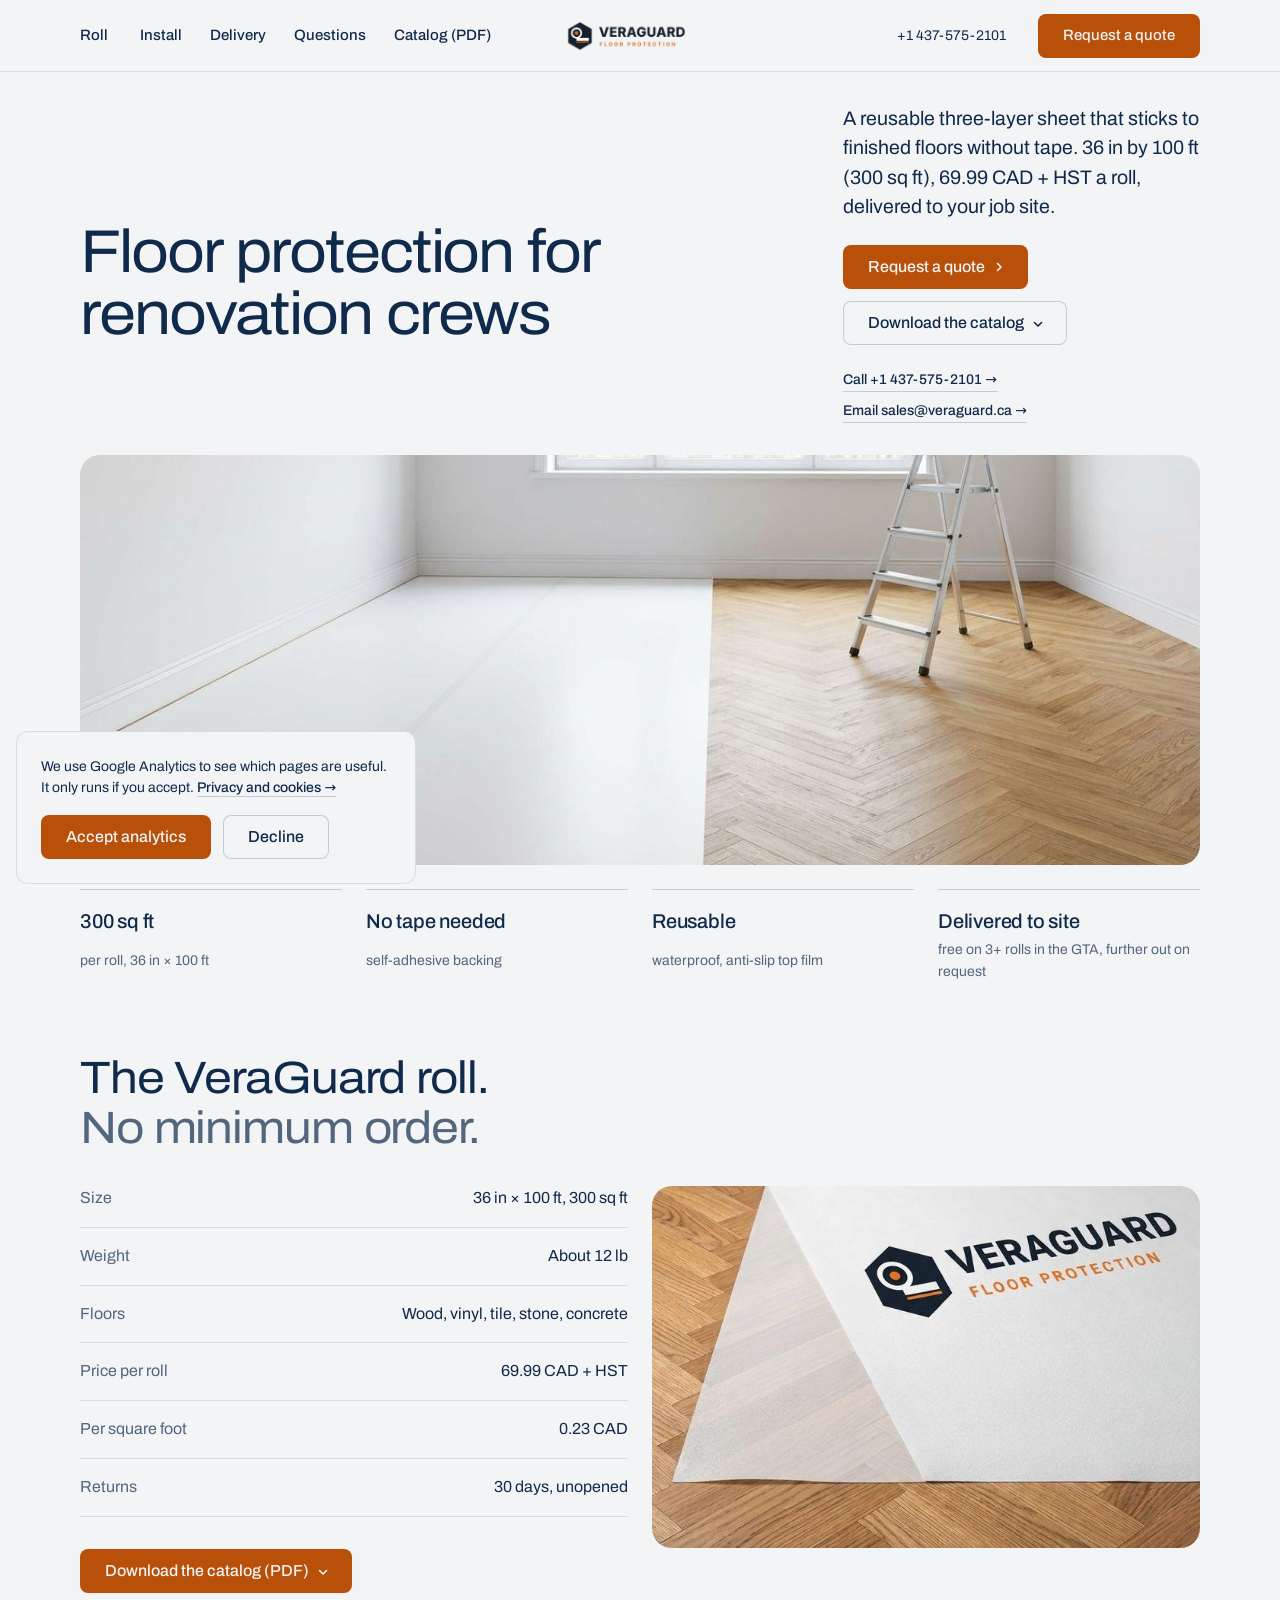
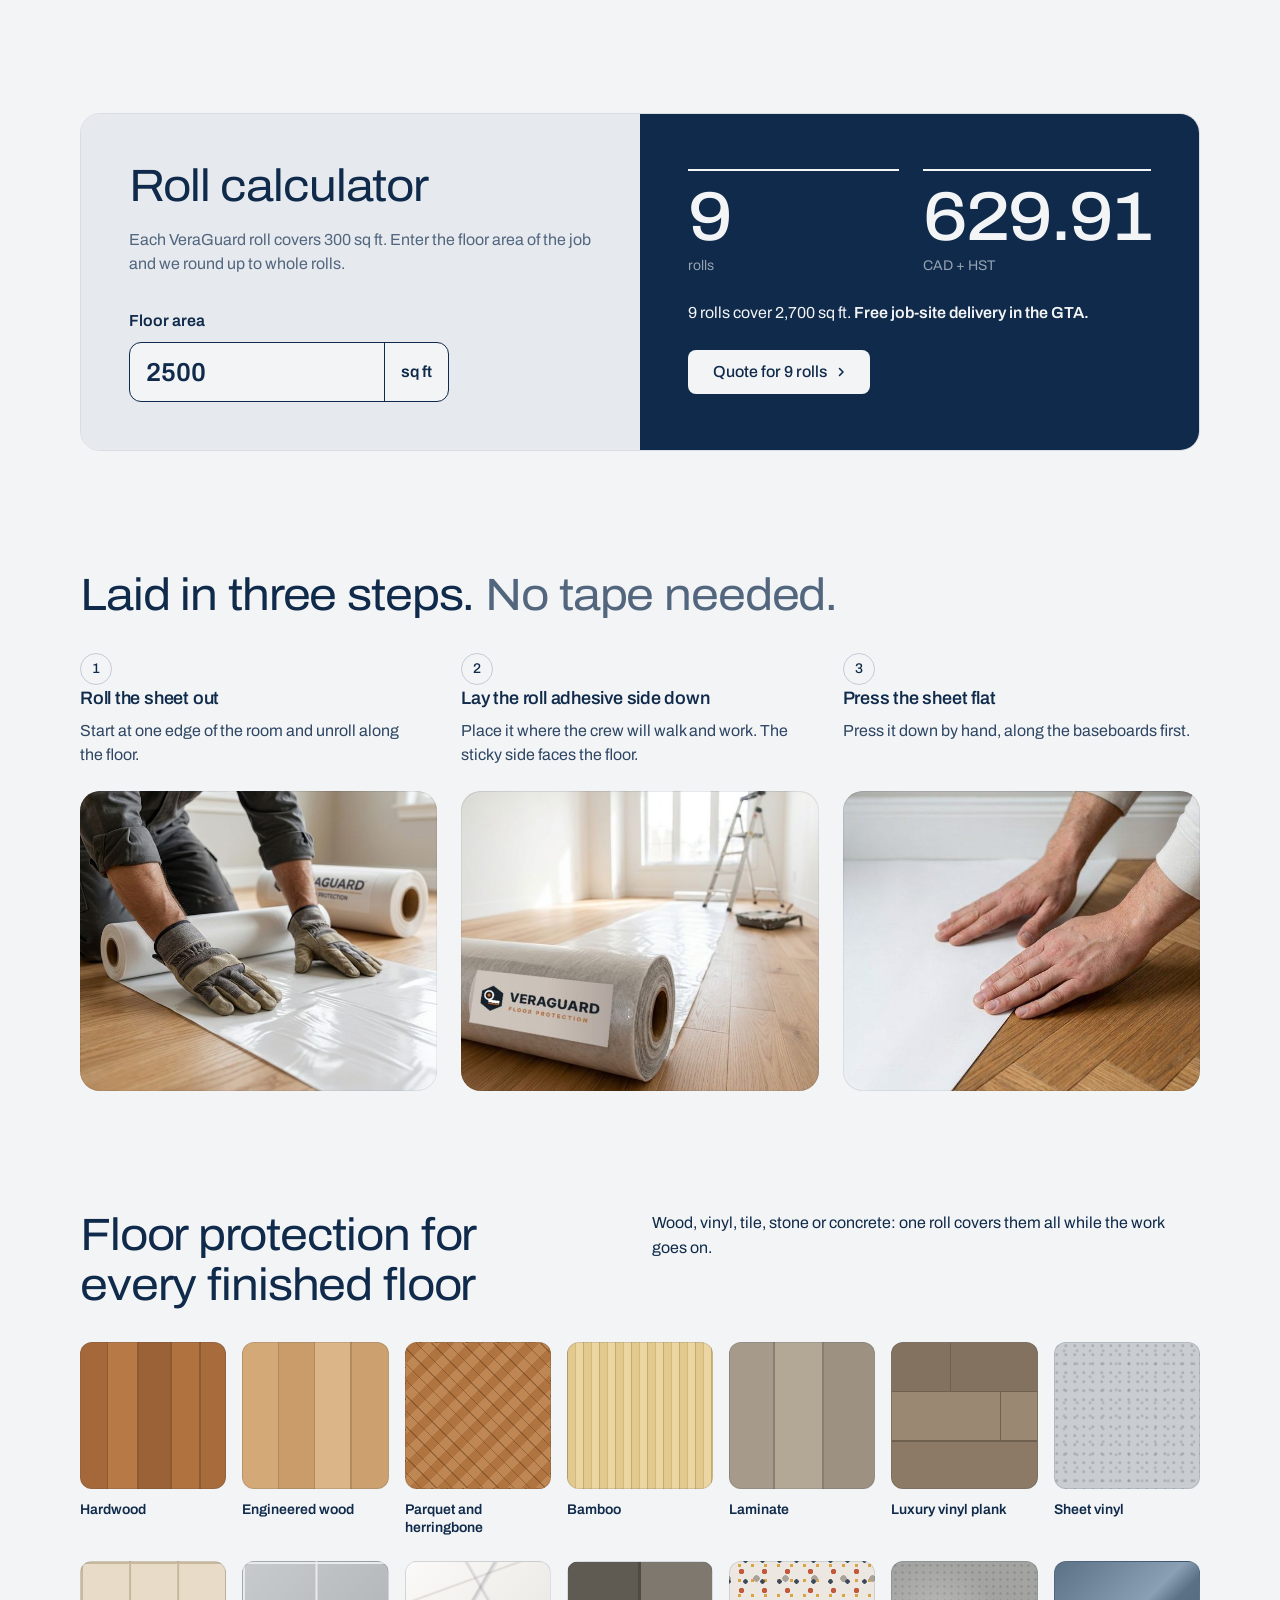
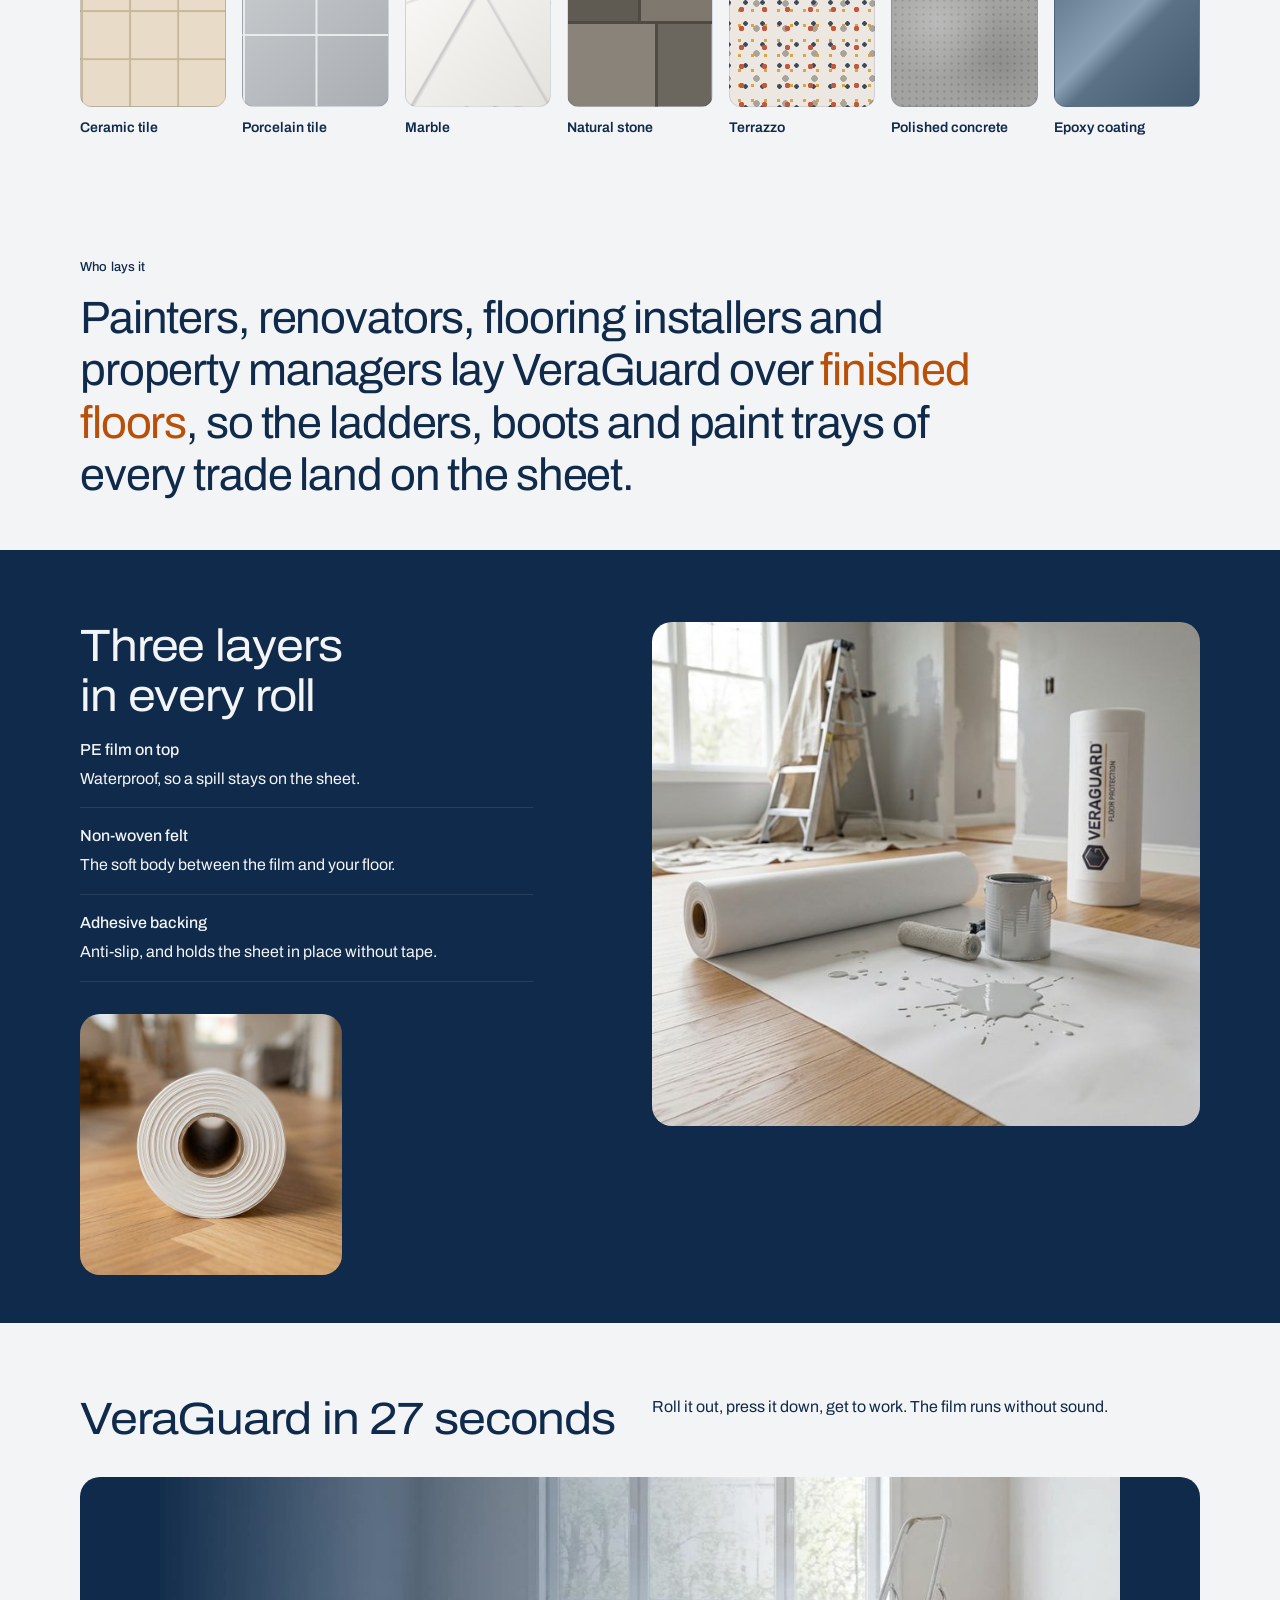
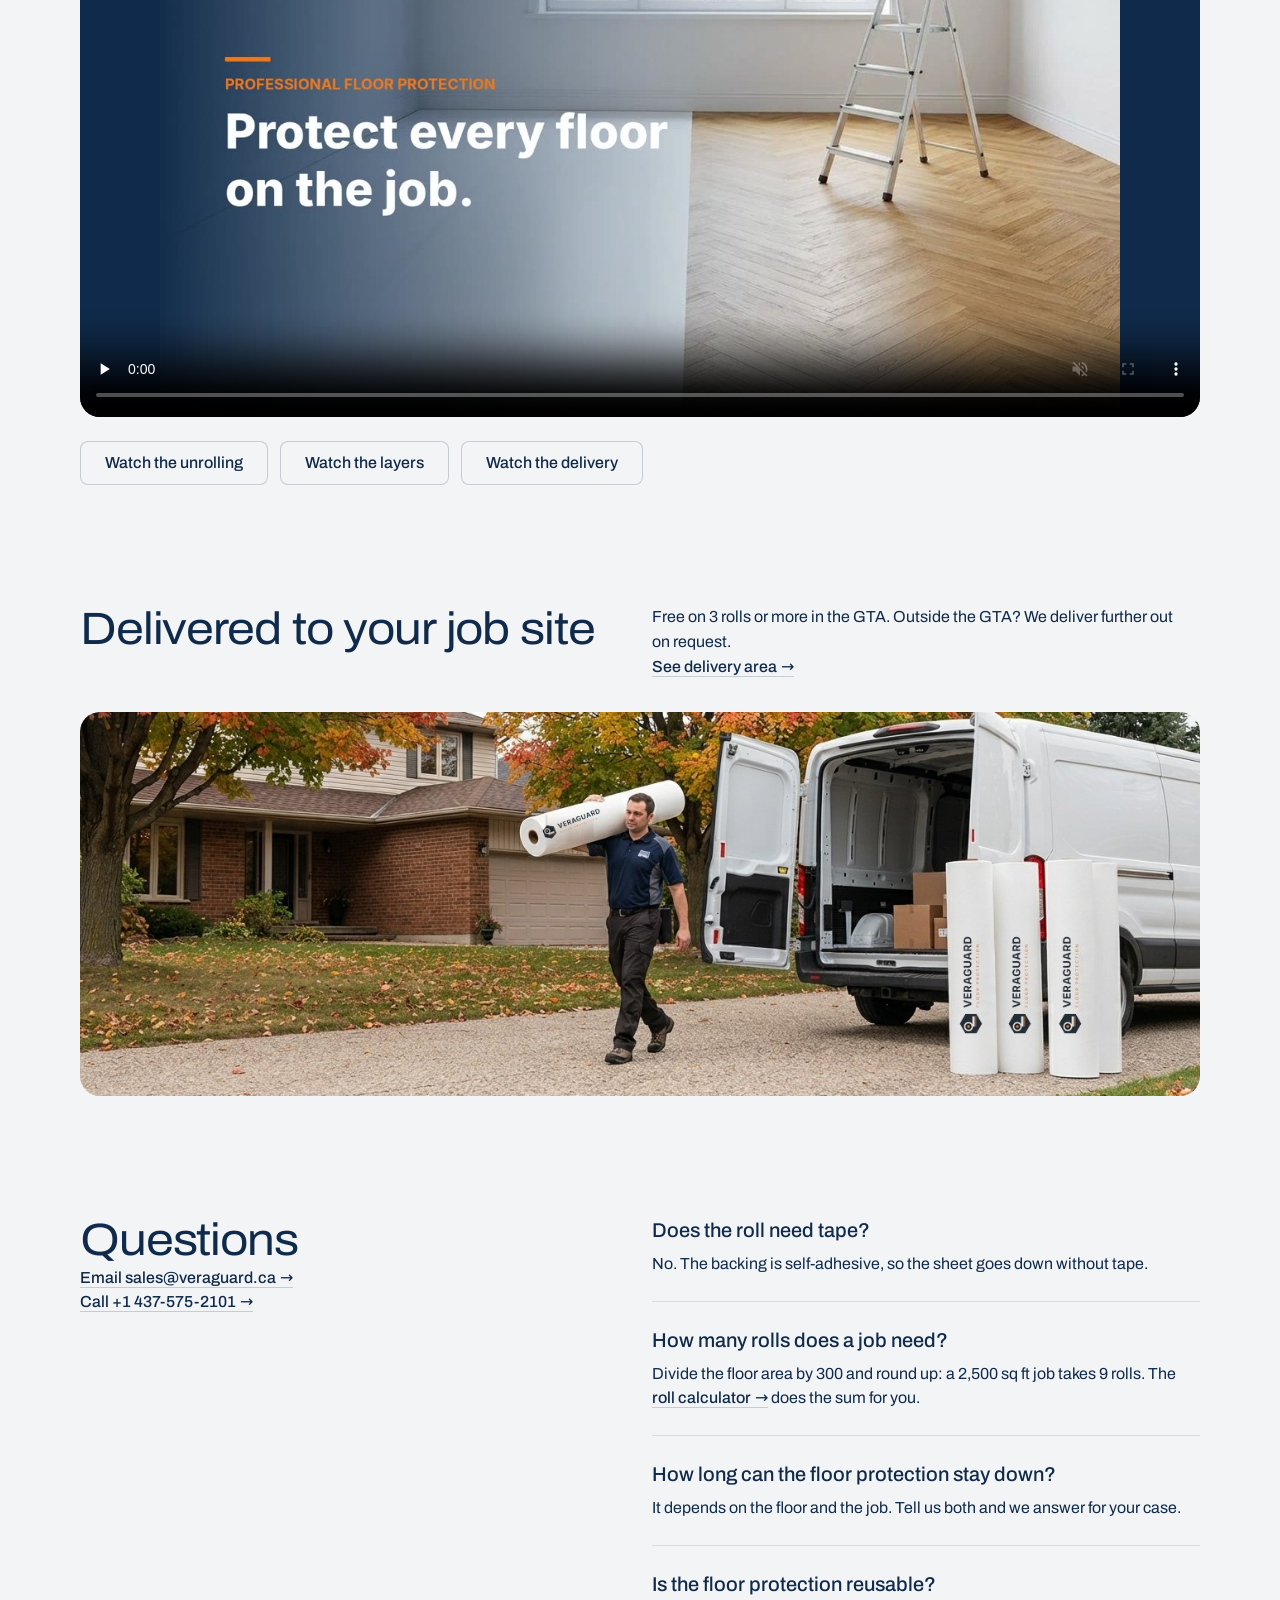
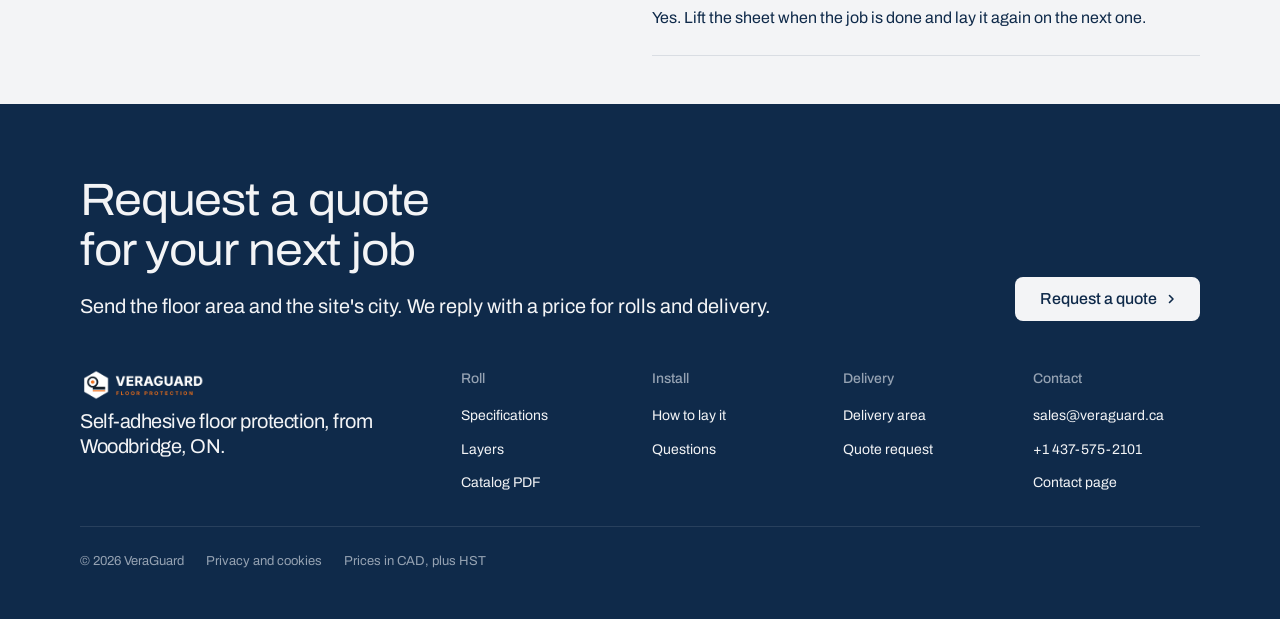
<file: index.html>
<!doctype html>
<html lang="en" data-type="product" data-radius="soft" data-buttons="solid" data-motion>
<head>
<meta charset="utf-8">
<meta name="viewport" content="width=device-width, initial-scale=1, viewport-fit=cover">
<meta http-equiv="Content-Security-Policy" content="default-src 'self'; script-src 'self' https://www.googletagmanager.com; connect-src 'self' https://*.google-analytics.com https://*.analytics.google.com https://*.googletagmanager.com; img-src 'self' data: https://*.google-analytics.com https://*.googletagmanager.com; style-src 'self' 'unsafe-inline'; base-uri 'none'; object-src 'none'">
<meta name="referrer" content="strict-origin-when-cross-origin">
<title>VeraGuard: tape-free, reusable floor protection rolls for renovation crews</title>
<meta name="description" content="A self-adhesive, reusable, three-layer sheet for wood, vinyl, tile, stone and concrete floors. 36 in x 100 ft per roll at 69.99 CAD + HST, delivered to your job site.">
<link rel="canonical" href="https://veraguard.ca/">
<meta property="og:type" content="website">
<meta property="og:site_name" content="VeraGuard">
<meta property="og:locale" content="en_CA">
<meta property="og:title" content="VeraGuard: tape-free, reusable floor protection rolls for renovation crews">
<meta property="og:description" content="A self-adhesive, three-layer sheet for finished floors. 69.99 CAD + HST per 300 sq ft roll.">
<meta property="og:url" content="https://veraguard.ca/">
<meta property="og:image" content="https://veraguard.ca/assets/img/room-covered.jpg">
<meta name="twitter:card" content="summary_large_image">
<meta name="theme-color" content="#f3f4f6">
<meta name="site-kind" content="other">
<meta name="page-type" content="product">
<script type="application/ld+json">{"@context": "https://schema.org", "@type": "Organization", "name": "VeraGuard", "url": "https://veraguard.ca/", "logo": "https://veraguard.ca/assets/img/logo.png", "email": "sales@veraguard.ca", "telephone": "+1-437-575-2101", "areaServed": "CA"}</script>
<script type="application/ld+json">{"@context": "https://schema.org", "@type": "Product", "name": "VeraGuard floor protection roll", "description": "Self-adhesive, three-layer floor protection roll with a waterproof top film. 36 in x 100 ft, 300 sq ft, about 12 lb.", "image": "https://veraguard.ca/assets/img/roll-studio.jpg", "brand": {"@type": "Brand", "name": "VeraGuard"}, "offers": {"@type": "Offer", "price": "69.99", "priceCurrency": "CAD", "availability": "https://schema.org/InStock", "url": "https://veraguard.ca/quote.html"}}</script>
<script type="application/ld+json">{"@context": "https://schema.org", "@type": "VideoObject", "name": "VeraGuard floor protection roll in 27 seconds", "description": "Roll it out, press it down, get to work. A self-adhesive, waterproof, anti-slip floor protection roll: 36 in x 100 ft, 300 sq ft, 69.99 CAD + HST per roll.", "thumbnailUrl": "https://veraguard.ca/assets/img/promo-poster.jpg", "contentUrl": "https://veraguard.ca/assets/video/veraguard-promo.mp4?v=20261105", "uploadDate": "2026-10-28", "duration": "PT27S"}</script>
<link rel="icon" type="image/png" href="assets/img/favicon-64.png">
<link rel="apple-touch-icon" href="assets/img/apple-touch-icon.png">
<link rel="preload" href="assets/fonts/archivo-latin.woff2" as="font" type="font/woff2" crossorigin>
<link rel="stylesheet" href="assets/system.css">
<link rel="stylesheet" href="assets/ui/cards.css">
<link rel="stylesheet" href="assets/motion/motion.css">
<link rel="stylesheet" href="assets/layout/layout.css">
<link rel="stylesheet" href="assets/icons/icon.css">
<link rel="stylesheet" href="assets/vg.css">
<script src="assets/boot.js"></script>
<link rel="modulepreload" href="assets/moments/moments.js">
<link rel="modulepreload" href="assets/moments/lib.js">
<link rel="modulepreload" href="assets/moments/word-highlight/moment.js">
<link rel="modulepreload" href="assets/moments/picture-develops/moment.js">
<!-- page CSS: only what sits inside a visual -->
<style>
  #steps .panel { --p-h: 300px; }
  #roll .roll__pic { --ratio: 66%; }
  #layers .layers__side { display: flex; flex-direction: column; gap: var(--s-6); align-self: stretch; }
  #layers .layers__side .frame { margin-top: auto; width: calc((100% - 4 * 24px) / 5 * 3 + 2 * 24px); }
  #layers .layers__tall { --ratio: 92%; }
  .head-row { margin-bottom: var(--s-6); }
  .head-row > h2, .head-row p { margin: 0; }
  #film .film { margin: 0; aspect-ratio: 16 / 9; max-height: 540px; width: 100%; }
  #film .film > video { display: block; width: 100%; height: 100%; object-fit: contain; background: var(--p-ink); border-radius: var(--r-lg); }
  #film .film > video:focus-visible { outline: 2px solid var(--p-ink); outline-offset: 3px; }
  #film .film__chapters { margin-top: var(--s-5); }
  #delivery .bleed { margin: 0; width: 100%; height: clamp(240px, 30vw, 440px); overflow: clip; border-radius: var(--r-lg); }
  #delivery .bleed > img { width: 100%; height: 100%; object-fit: cover; object-position: 64% 50%; display: block; }
  @media (min-width: 1024px) and (max-width: 1279px) { #steps .grid > .card { grid-column: span 4; } #steps .panel { --p-h: 240px; } }
  @media (max-width: 1023px) {
    #roll .roll__pic { --ratio: 36%; }
    #layers .layers__side .frame { display: none; }
    #layers .layers__tall { --ratio: 50%; }
  }
  @media (min-width: 640px) and (max-width: 1023px) { #steps { --h: 2; } }
  @media (max-width: 639px) {
    /* the hero photograph takes what the head leaves, as the kit's render stage does on a phone */
    .head-row { margin-bottom: var(--s-6); row-gap: var(--s-4); }
    #steps .panel { --p-h: 200px; }
    /* the roll's photograph goes above its rows on a phone, clear of the action bar at the screen's foot */
    #roll .roll__pic { --ratio: 30%; order: -1; }
    #roll .rows__wide { display: none; }
    #roll .roll__pic > img { object-position: 50% 44% !important; }
    #delivery .bleed { height: auto; aspect-ratio: 16 / 9; } #delivery .bleed > img { object-position: 74% 50%; }
  }
</style>
</head>
<body>
<!-- type: product (site-kind other): a self-adhesive floor protection roll sold to renovation crews
     deal: hero product (photograph edge to edge), nav nav-split, close close-word, footer footer-dark,
           rhythm dark-band (#layers), buttons solid, mark: the client's logo (dealt stack, replaced by the logo),
           palette: the client's own navy and orange through start.mjs brand, pairing archivo (fraunces dealt first, passed over:
           a soft bakery serif clashes with the client's heavy sans logo; manrope tried for hero-lines at 390 and failed it the same way), grounds: none (kind other)
     moments: word-highlight (#crews, statement), picture-develops (#delivery, the job-site photograph;
              photo-chapters dealt first and re-dealt: the client's step photographs are 560 to 640px wide,
              too small for page-wide chapters) -->
<header class="nav nav--split">
  <div class="wrap nav__bar">
    <a class="skip-link" href="#top">Skip to content</a>
    <nav class="nav__links" aria-label="Main">
      <div class="nav__item">
        <a class="nav__link" href="#roll">Roll <svg class="chev" viewBox="0 0 12 12" aria-hidden="true"><path d="M3 4.5l3 3 3-3" fill="none" stroke="currentColor" stroke-width="1.5" stroke-linecap="round" stroke-linejoin="round"/></svg></a>
        <div class="nav__menu">
          <div class="wrap grid">
            <a class="menu-card span-3" href="#roll">
              <div class="panel"><img class="frame__img" src="assets/img/roll-core-label.jpg" width="640" height="640" alt="A VeraGuard roll standing on end on a herringbone floor" loading="lazy"></div>
              <span class="t-card">The roll</span>
              <span class="t-small muted">69.99 CAD + HST, 300 sq ft</span>
            </a>
            <a class="menu-card span-3" href="#layers">
              <div class="panel"><img class="frame__img" src="assets/img/roll-end.jpg" width="640" height="640" alt="The end of a VeraGuard roll showing its wound layers" loading="lazy"></div>
              <span class="t-card">Three layers</span>
              <span class="t-small muted">Film, felt, adhesive backing</span>
            </a>
            <a class="menu-card span-3" href="assets/VeraGuard-Catalog.pdf">
              <div class="panel"><img class="frame__img" src="assets/img/catalog-cover.jpg" width="765" height="990" alt="The cover of the VeraGuard catalog" loading="lazy"></div>
              <span class="t-card">Catalog</span>
              <span class="t-small muted">Specs on one page, PDF</span>
            </a>
          </div>
        </div>
      </div>
      <div class="nav__item"><a class="nav__link" href="#steps">Install</a></div>
      <div class="nav__item"><a class="nav__link" href="#delivery">Delivery</a></div>
      <div class="nav__item"><a class="nav__link" href="#faq">Questions</a></div>
      <div class="nav__item"><a class="nav__link" href="assets/VeraGuard-Catalog.pdf" download>Catalog (PDF)</a></div>
    </nav>
    <a class="nav__logo" href="#top"><img src="assets/img/logo-320.png" alt="VeraGuard floor protection" width="152" height="32"></a>
    <div class="nav__actions">
      <a class="nav__phone" href="tel:+14375752101">+1 437-575-2101</a>
      <a class="btn btn--primary" href="quote.html">Request a quote</a>
    </div>
    <button class="nav__toggle" type="button" aria-expanded="false" aria-label="Menu">
      <svg width="18" height="18" viewBox="0 0 18 18" aria-hidden="true"><path d="M2 5h14M2 13h14" stroke="currentColor" stroke-width="1.6" stroke-linecap="round"/></svg>
    </button>
  </div>
</header>

<main id="top">
  <section class="hero hero--product" data-enter aria-labelledby="hero-h">
    <div class="wrap"><div class="hero-text hero__in">
      <div class="hero__head">
        <div>
          <h1 id="hero-h">Floor protection for renovation crews</h1>
          <p class="hero__lead">A reusable three-layer sheet that sticks to finished floors without tape. 36 in by 100 ft (300 sq ft), 69.99 CAD + HST a roll, delivered to your job site.</p>
        </div>
        <div class="btn-row"><a class="btn btn--primary" href="quote.html">Request a quote<svg class="m-arrow" viewBox="0 0 12 12" aria-hidden="true"><path class="m-arrow__stem" d="M1 6h8"/><path class="m-arrow__head" d="M4.5 2.5 8 6l-3.5 3.5"/></svg></a><a class="btn btn--secondary" href="assets/VeraGuard-Catalog.pdf" download>Download the catalog<svg class="m-arrow" viewBox="0 0 12 12" aria-hidden="true"><path class="m-arrow__stem" d="M6 1v8"/><path class="m-arrow__head" d="M2.5 5.5 6 9l3.5-3.5"/></svg></a></div>
        <p class="hero__contact t-small"><a class="link" href="tel:+14375752101">Call +1 437-575-2101</a><a class="link" href="mailto:sales@veraguard.ca">Email sales@veraguard.ca</a></p>
      </div>
      <div class="hero__stage">
        <img src="assets/img/room-covered.jpg" srcset="assets/img/room-covered-800.jpg 800w, assets/img/room-covered.jpg 1200w" sizes="(max-width: 639px) 800px, 100vw" width="1200" height="670" alt="An empty room with a white VeraGuard sheet covering half of a herringbone hardwood floor and a stepladder by the window" style="--ly-pos: 40% 70%" fetchpriority="high" data-source="client" data-subject="the sheet laid over half a finished floor">
      </div>
      <ul class="facts" aria-label="Key facts">
        <li><strong>300 sq ft</strong><span>per roll, 36 in × 100 ft</span></li>
        <li><strong>No tape needed</strong><span>self-adhesive backing</span></li>
        <li><strong>Reusable</strong><span>waterproof, anti-slip top film</span></li>
        <li><strong>Delivered to site</strong><span>free on 3+ rolls in the GTA, further out on request</span></li>
      </ul>
    </div></div>
  </section>

  <section class="section" id="roll" aria-labelledby="roll-h">
    <div class="wrap">
      <div class="section-head">
        <h2 id="roll-h">The VeraGuard roll. <span class="muted">No minimum order.</span></h2>
      </div>
      <div class="grid grid--top">
        <div class="span-6">
          <ul class="rows rows--spec">
            <li><span class="rows__name">Size</span><span class="rows__value">36 in × 100 ft, 300 sq ft</span></li>
            <li class="rows__wide"><span class="rows__name">Weight</span><span class="rows__value">About 12 lb</span></li>
            <li><span class="rows__name">Floors</span><span class="rows__value">Wood, vinyl, tile, stone, concrete</span></li>
            <li><span class="rows__name">Price per roll</span><span class="rows__value">69.99 CAD + HST</span></li>
            <li><span class="rows__name">Per square foot</span><span class="rows__value">0.23 CAD</span></li>
            <li><span class="rows__name">Returns</span><span class="rows__value">30 days, unopened</span></li>
          </ul>
          <div class="btn-row roll__pdf" style="margin-top: var(--s-6)"><a class="btn btn--primary" href="assets/VeraGuard-Catalog.pdf" download>Download the catalog (PDF)<svg class="m-arrow" viewBox="0 0 12 12" aria-hidden="true"><path class="m-arrow__stem" d="M6 1v8"/><path class="m-arrow__head" d="M2.5 5.5 6 9l3.5-3.5"/></svg></a></div>
        </div>
        <figure class="frame frame--photo roll__pic span-6 start-7">
          <img class="frame__img" src="assets/img/roll-studio.jpg" srcset="assets/img/roll-studio-480.jpg 480w, assets/img/roll-studio.jpg 720w" sizes="(max-width: 639px) 100vw, 628px" width="720" height="1065" alt="A white VeraGuard roll partly unrolled on a herringbone hardwood floor, the logo printed on the sheet" style="object-position: 50% 62%" loading="lazy" data-source="client" data-subject="the roll, partly unrolled">
        </figure>
      </div>
    </div>
  </section>

  <section class="section" id="calculator" aria-labelledby="calc-h">
    <div class="wrap">
      <div class="calc">
        <div class="calc__in">
          <h2 id="calc-h">Roll calculator</h2>
          <p class="muted">Each VeraGuard roll covers 300 sq ft. Enter the floor area of the job and we round up to whole rolls.</p>
          <label class="calc__label" for="calc-area">Floor area</label>
          <div class="calc__field"><input id="calc-area" type="number" inputmode="numeric" min="1" step="1" value="2500" aria-describedby="calc-note"><span>sq ft</span></div>
        </div>
        <div class="calc__out ground-inverse" aria-live="polite">
          <div class="calc__nums">
            <div><b id="calc-rolls">9</b><span>rolls</span></div>
            <div><b id="calc-price">629.91</b><span>CAD + HST</span></div>
          </div>
          <p class="calc__note" id="calc-note">9 rolls cover 2,700 sq ft. <strong>Free job-site delivery in the GTA.</strong></p>
          <a class="btn btn--primary" id="calc-quote" href="quote.html?rolls=9&amp;area=2500">Quote for 9 rolls <svg class="m-arrow" viewBox="0 0 12 12" aria-hidden="true"><path class="m-arrow__stem" d="M1 6h8"/><path class="m-arrow__head" d="M4.5 2.5 8 6l-3.5 3.5"/></svg></a>
        </div>
      </div>
    </div>
  </section>

  <section class="section" id="steps" style="--hm: 2" aria-labelledby="steps-h">
    <div class="wrap">
      <div class="section-head">
        <h2 id="steps-h">Laid in three steps. <span class="muted">No tape needed.</span></h2>
      </div>
      <div class="grid">
        <article class="card card--row card--open span-4">
          <span class="step-num">1</span>
          <h3>Roll the sheet out</h3>
          <p>Start at one edge of the room and unroll along the floor.</p>
          <div class="panel"><img class="frame__img" src="assets/img/gallery-install.jpg" width="640" height="819" alt="Gloved hands unrolling a white VeraGuard sheet across a wood floor" style="object-position: 50% 70%" loading="lazy" data-source="client" data-subject="unrolling the sheet"></div>
        </article>
        <article class="card card--row card--open span-4">
          <span class="step-num">2</span>
          <h3>Lay the roll adhesive side down</h3>
          <p>Place it where the crew will walk and work. The sticky side faces the floor.</p>
          <div class="panel"><img class="frame__img" src="assets/img/gallery-floor-roll.jpg" width="640" height="819" alt="A VeraGuard roll lying on a covered floor in an empty room with a paint tray and ladder" style="object-position: 50% 75%" loading="lazy" data-source="client" data-subject="the sheet laid across a room"></div>
        </article>
        <article class="card card--row card--open span-4">
          <span class="step-num">3</span>
          <h3>Press the sheet flat</h3>
          <p>Press it down by hand, along the baseboards first.</p>
          <div class="panel"><img class="frame__img" src="assets/img/press-down.jpg" width="560" height="750" alt="Two hands pressing the white sheet flat against a herringbone floor at the baseboard" style="object-position: 50% 55%" loading="lazy" data-source="client" data-subject="pressing the sheet down"></div>
        </article>
      </div>
    </div>
  </section>

  <section class="section" id="floors" aria-labelledby="floors-h">
    <div class="wrap">
      <div class="grid grid--top head-row">
        <h2 id="floors-h" class="span-6">Floor protection for every finished floor</h2>
        <p class="span-6 start-7">Wood, vinyl, tile, stone or concrete: one roll covers them all while the work goes on.</p>
      </div>
      <ul class="floors" aria-label="Floor types">
        <li class="floor"><span class="floor__swatch floor--hardwood" aria-hidden="true"></span><span class="floor__name">Hardwood</span></li>
        <li class="floor"><span class="floor__swatch floor--engineered" aria-hidden="true"></span><span class="floor__name">Engineered wood</span></li>
        <li class="floor"><span class="floor__swatch floor--parquet" aria-hidden="true"></span><span class="floor__name">Parquet and herringbone</span></li>
        <li class="floor"><span class="floor__swatch floor--bamboo" aria-hidden="true"></span><span class="floor__name">Bamboo</span></li>
        <li class="floor"><span class="floor__swatch floor--laminate" aria-hidden="true"></span><span class="floor__name">Laminate</span></li>
        <li class="floor"><span class="floor__swatch floor--lvp" aria-hidden="true"></span><span class="floor__name">Luxury vinyl plank</span></li>
        <li class="floor"><span class="floor__swatch floor--sheetvinyl" aria-hidden="true"></span><span class="floor__name">Sheet vinyl</span></li>
        <li class="floor"><span class="floor__swatch floor--ceramic" aria-hidden="true"></span><span class="floor__name">Ceramic tile</span></li>
        <li class="floor"><span class="floor__swatch floor--porcelain" aria-hidden="true"></span><span class="floor__name">Porcelain tile</span></li>
        <li class="floor"><span class="floor__swatch floor--marble" aria-hidden="true"></span><span class="floor__name">Marble</span></li>
        <li class="floor"><span class="floor__swatch floor--stone" aria-hidden="true"></span><span class="floor__name">Natural stone</span></li>
        <li class="floor"><span class="floor__swatch floor--terrazzo" aria-hidden="true"></span><span class="floor__name">Terrazzo</span></li>
        <li class="floor"><span class="floor__swatch floor--concrete" aria-hidden="true"></span><span class="floor__name">Polished concrete</span></li>
        <li class="floor"><span class="floor__swatch floor--epoxy" aria-hidden="true"></span><span class="floor__name">Epoxy coating</span></li>
      </ul>
    </div>
  </section>

  <section class="section statement" id="crews" data-moment="word-highlight" aria-label="Who lays it">
    <div class="wrap">
      <p class="t-label">Who lays it</p>
      <p class="mo-wh__text">Painters, renovators, flooring installers and property managers lay VeraGuard over <strong>finished floors</strong>, so the ladders, boots and paint trays of every trade land on the sheet.</p>
    </div>
  </section>

  <section class="section ground-inverse" id="layers" aria-labelledby="layers-h">
    <div class="wrap">
      <div class="grid grid--top">
        <div class="layers__side span-5">
          <div class="stack-4">
            <h2 id="layers-h">Three layers in every roll</h2>
            <ul class="rows">
              <li><span class="rows__name">PE film on top</span><p>Waterproof, so a spill stays on the sheet.</p></li>
              <li><span class="rows__name">Non-woven felt</span><p>The soft body between the film and your floor.</p></li>
              <li><span class="rows__name">Adhesive backing</span><p>Anti-slip, and holds the sheet in place without tape.</p></li>
            </ul>
          </div>
          <figure class="frame frame--photo frame--square">
            <img class="frame__img" src="assets/img/roll-end.jpg" width="640" height="640" alt="Close-up of the end of a VeraGuard roll, its wound layers around a cardboard core" loading="lazy" data-source="client" data-subject="the roll's end, close up">
          </figure>
        </div>
        <figure class="frame frame--photo layers__tall span-6 start-7">
          <img class="frame__img" src="assets/img/gallery-spill.jpg" width="640" height="819" alt="Paint spilled from a can onto a VeraGuard sheet laid over a wood floor, rolls and a ladder behind" style="object-position: 50% 60%" loading="lazy" data-source="client" data-subject="a paint spill on the sheet">
        </figure>
      </div>
    </div>
  </section>

  <section class="section" id="film" aria-labelledby="film-h">
    <div class="wrap">
      <div class="grid grid--top head-row">
        <h2 id="film-h" class="span-6">VeraGuard in 27 seconds</h2>
        <p class="span-6 start-7">Roll it out, press it down, get to work. The film runs without sound.</p>
      </div>
      <figure class="film">
        <video id="film-video" controls muted playsinline preload="none" poster="assets/img/promo-poster.jpg" width="1920" height="1080" aria-label="VeraGuard floor protection, 27-second product video">
          <source src="assets/video/veraguard-promo.mp4?v=20261105" type="video/mp4">
        </video>
      </figure>
      <div class="btn-row film__chapters" aria-label="Jump to a part of the film">
        <button class="btn btn--secondary" type="button" data-seek="4" aria-controls="film-video">Watch the unrolling</button>
        <button class="btn btn--secondary" type="button" data-seek="9" aria-controls="film-video">Watch the layers</button>
        <button class="btn btn--secondary" type="button" data-seek="18" aria-controls="film-video">Watch the delivery</button>
      </div>
    </div>
  </section>

  <section class="section" id="delivery" aria-labelledby="delivery-h">
    <div class="wrap">
      <div class="grid grid--top head-row">
        <h2 id="delivery-h" class="span-6">Delivered to your job site</h2>
        <div class="span-6 start-7 stack-2"><p>Free on 3 rolls or more in the GTA. Outside the GTA? We deliver further out on request.</p><p><a class="link" href="where-we-deliver.html">See delivery area</a></p></div>
      </div>
      <figure class="bleed" data-moment="picture-develops">
        <img src="assets/img/delivery-van.jpg" width="2209" height="464" alt="A driver carries a VeraGuard roll from a white delivery van to a house, three more rolls standing on the driveway" loading="lazy" data-source="client" data-subject="rolls delivered to a house from a van">
      </figure>
    </div>
  </section>

  <section class="section" id="faq" aria-labelledby="faq-h">
    <div class="wrap">
      <div class="grid grid--top">
        <div class="span-5 stack-4">
          <h2 id="faq-h">Questions</h2>
          <p class="faq__mail"><a class="link" href="mailto:sales@veraguard.ca">Email sales@veraguard.ca</a></p>
          <p class="faq__mail"><a class="link" href="tel:+14375752101">Call +1 437-575-2101</a></p>
        </div>
        <div class="faq span-6 start-7">
          <div class="faq__item"><h3>Does the roll need tape?</h3><p>No. The backing is self-adhesive, so the sheet goes down without tape.</p></div>
          <div class="faq__item"><h3>How many rolls does a job need?</h3><p>Divide the floor area by 300 and round up: a 2,500 sq ft job takes 9 rolls. The <a class="link" href="#calculator">roll calculator</a> does the sum for you.</p></div>
          <div class="faq__item"><h3>How long can the floor protection stay down?</h3><p>It depends on the floor and the job. Tell us both and we answer for your case.</p></div>
          <div class="faq__item"><h3>Is the floor protection reusable?</h3><p>Yes. Lift the sheet when the job is done and lay it again on the next one.</p></div>
        </div>
      </div>
    </div>
  </section>
</main>

<footer class="footer closing footer--dark ground-inverse" id="contact" aria-labelledby="close-h">
  <div class="wrap">
    <div class="closing__cta close--word">
      <div class="section-head--split">
        <div><h2 id="close-h">Request a quote for your next job</h2><p class="t-lead">Send the floor area and the site's city. We reply with a price for rolls and delivery.</p></div>
        <a class="btn btn--primary" href="quote.html">Request a quote<svg class="m-arrow" viewBox="0 0 12 12" aria-hidden="true"><path class="m-arrow__stem" d="M1 6h8"/><path class="m-arrow__head" d="M4.5 2.5 8 6l-3.5 3.5"/></svg></a>
      </div>
    </div>
    <div class="closing__links">
      <div class="grid">
        <div class="span-4 stack-4">
          <a class="nav__logo" href="#top"><img class="footer__logo" src="assets/img/logo-white-360.png" alt="VeraGuard floor protection" width="171" height="36" loading="lazy"></a>
          <p class="footer__lede">Self-adhesive floor protection, from Woodbridge, ON.</p>
        </div>
        <div class="span-2 footer__col"><h3>Roll</h3><ul><li><a href="products.html">Specifications</a></li><li><a href="#layers">Layers</a></li><li><a href="assets/VeraGuard-Catalog.pdf">Catalog PDF</a></li></ul></div>
        <div class="span-2 footer__col"><h3>Install</h3><ul><li><a href="how-it-works.html">How to lay it</a></li><li><a href="#faq">Questions</a></li></ul></div>
        <div class="span-2 footer__col"><h3>Delivery</h3><ul><li><a href="where-we-deliver.html">Delivery area</a></li><li><a href="quote.html">Quote request</a></li></ul></div>
        <div class="span-2 footer__col"><h3>Contact</h3><ul><li><a href="mailto:sales@veraguard.ca">sales@veraguard.ca</a></li><li><a href="tel:+14375752101">+1 437-575-2101</a></li><li><a href="contact.html">Contact page</a></li></ul></div>
      </div>
      <div class="footer__legal">
        <span>&copy; 2026 VeraGuard &nbsp; <a href="privacy.html">Privacy and cookies</a> &nbsp; Prices in CAD, plus HST</span>
        <div class="socials"></div>
      </div>
      <div class="consent ground-base" id="consent" role="region" aria-label="Cookie notice" hidden>
        <p>We use Google Analytics to see which pages are useful. It only runs if you accept. <a class="link" href="privacy.html">Privacy and cookies</a></p>
        <div class="btn-row">
          <button class="btn btn--primary" id="consent-yes" type="button">Accept analytics</button>
          <button class="btn btn--secondary" id="consent-no" type="button">Decline</button>
        </div>
      </div>
    </div>
  </div>
</footer>


<nav class="actionbar" aria-label="Quick actions">
  <a class="btn btn--primary" href="quote.html">Request a quote</a>
</nav>

<script type="module" src="assets/system.js"></script>
<script type="module" src="assets/motion/motion.js"></script>
<script type="module" src="assets/layout/layout.js"></script>
<script src="assets/site.js" defer></script>
</body>
</html>
</file>
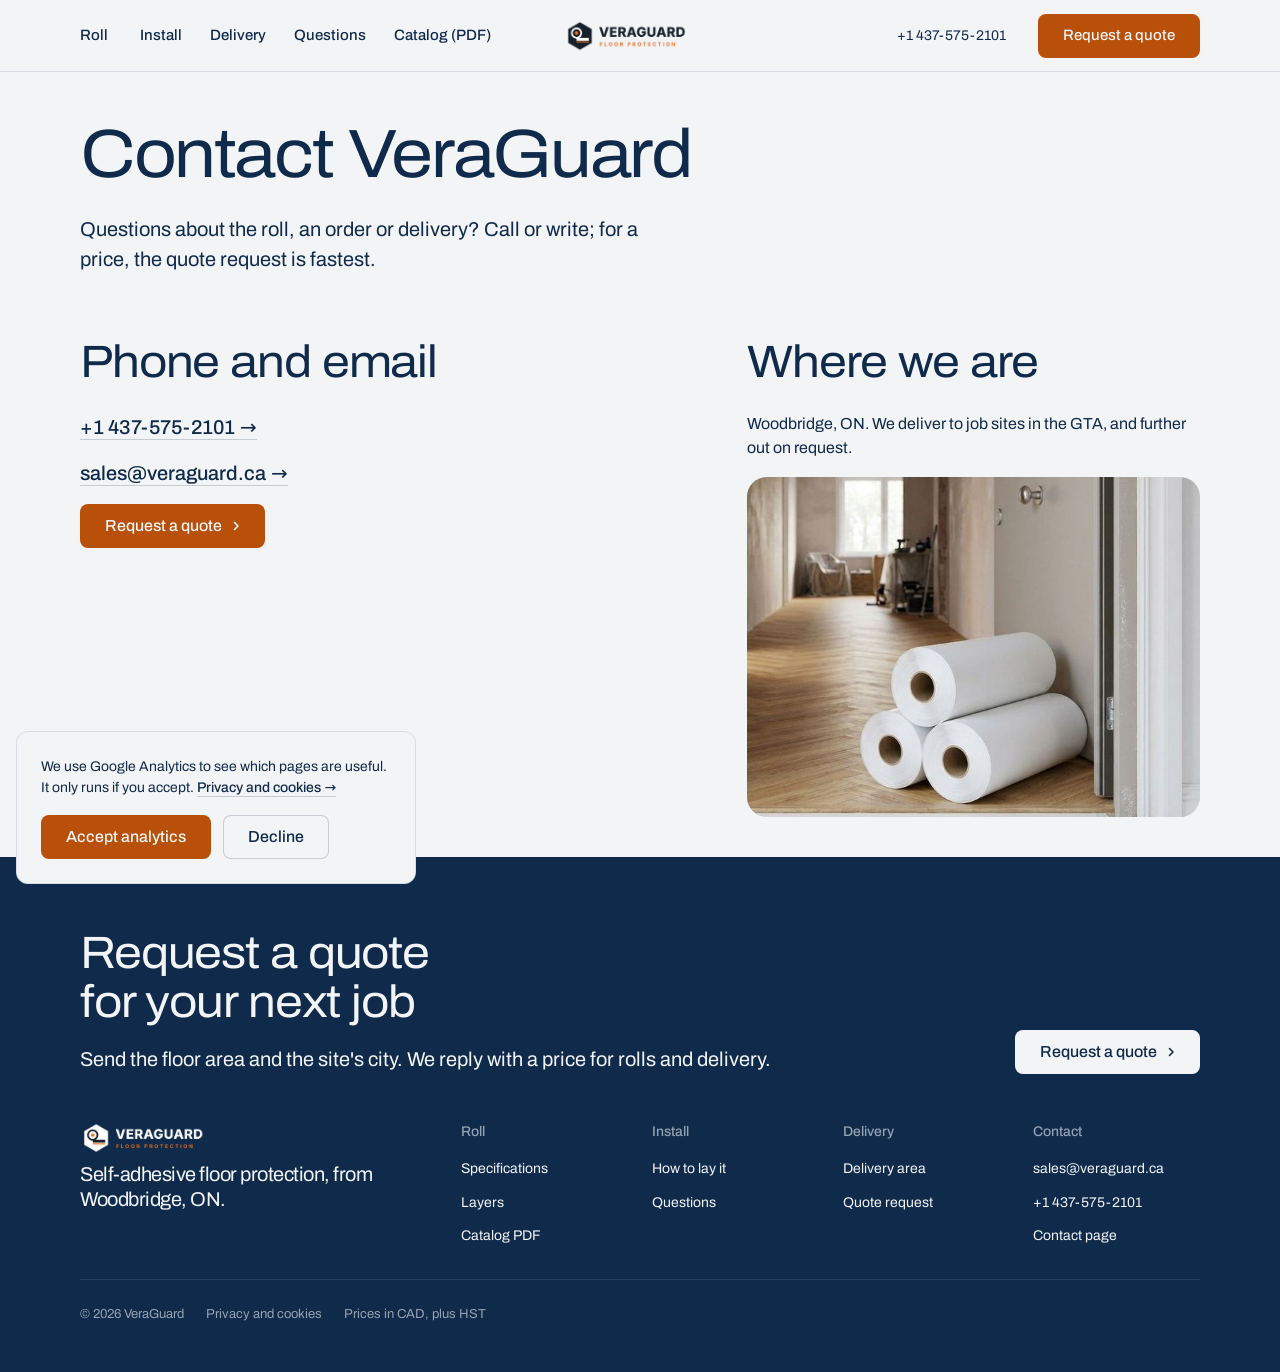
<file: contact.html>
<!doctype html>
<html lang="en" data-type="product" data-radius="soft" data-buttons="solid" data-motion>
<head>
<meta charset="utf-8">
<meta name="viewport" content="width=device-width, initial-scale=1, viewport-fit=cover">
<meta http-equiv="Content-Security-Policy" content="default-src 'self'; script-src 'self' https://www.googletagmanager.com; connect-src 'self' https://*.google-analytics.com https://*.analytics.google.com https://*.googletagmanager.com; img-src 'self' data: https://*.google-analytics.com https://*.googletagmanager.com; style-src 'self' 'unsafe-inline'; base-uri 'none'; object-src 'none'">
<meta name="referrer" content="strict-origin-when-cross-origin">
<title>Contact VeraGuard</title>
<meta name="description" content="Phone, email and location of VeraGuard floor protection, Woodbridge, ON. Delivering to job sites in the GTA and further out on request.">
<link rel="canonical" href="https://veraguard.ca/contact.html">
<meta property="og:type" content="website">
<meta property="og:site_name" content="VeraGuard">
<meta property="og:locale" content="en_CA">
<meta property="og:title" content="Contact VeraGuard">
<meta property="og:description" content="Phone, email and location of VeraGuard floor protection, Woodbridge, ON. Delivering to job sites in the GTA and further out on request.">
<meta property="og:url" content="https://veraguard.ca/contact.html">
<meta property="og:image" content="https://veraguard.ca/assets/img/room-covered.jpg">
<meta name="twitter:card" content="summary_large_image">
<meta name="theme-color" content="#f3f4f6">
<meta name="site-kind" content="other">
<meta name="page-type" content="product">
<link rel="icon" type="image/png" href="assets/img/favicon-64.png">
<link rel="apple-touch-icon" href="assets/img/apple-touch-icon.png">
<link rel="preload" href="assets/fonts/archivo-latin.woff2" as="font" type="font/woff2" crossorigin>
<link rel="stylesheet" href="assets/system.css">
<link rel="stylesheet" href="assets/ui/cards.css">
<link rel="stylesheet" href="assets/motion/motion.css">
<link rel="stylesheet" href="assets/layout/layout.css">
<link rel="stylesheet" href="assets/vg.css">
<script src="assets/boot.js"></script>
<style>
  main > .section.page-head { --h: auto; height: auto; min-height: 0; padding-top: calc(var(--nav) + var(--s-7)); padding-bottom: var(--s-5); }
  .page-head h1 { font: var(--display-weight) clamp(40px, 4.4vw + 12px, 72px)/1.02 var(--font-display); letter-spacing: var(--display-tracking-xl); font-stretch: var(--display-stretch, 100%); margin: 0 0 var(--s-5); max-width: 18ch; }
  .page-head .t-lead { max-width: 52ch; }
  main > .section.flow { height: auto; min-height: 0; padding-block: 40px; }
  .flow + .flow { padding-top: 0; }
  .flow.ground-inverse, .flow.ground-surface { padding-block: 56px; }
  .flow.ground-inverse + .flow, .flow.ground-surface + .flow { padding-top: 56px; }
  .flow h2 { margin-bottom: var(--s-5); }
  .flow p + p { margin-top: var(--s-4); }
  .stack-6 > * + * { margin-top: var(--s-6); }
  .note { border-left: 3px solid var(--action); padding: var(--s-2) 0 var(--s-2) var(--s-5); }
  .trades { display: flex; flex-wrap: wrap; gap: var(--s-3); padding: 0; margin: 0; list-style: none; }
  .trades li { padding: var(--s-2) var(--s-4); border: 1px solid var(--line); border-radius: 999px; font-size: var(--t-small); }
  .steps-list { counter-reset: s; list-style: none; padding: 0; margin: 0; }
  .steps-list li { display: grid; grid-template-columns: 48px 1fr; gap: var(--s-2) var(--s-4); padding-block: var(--s-5); border-bottom: 1px solid var(--line); }
  .steps-list li:first-child { padding-top: 0; }
  .steps-list .step-num { grid-row: span 2; }
  .steps-list h2 { font: 500 var(--t-lead)/1.3 var(--font-text); letter-spacing: 0; margin: 0; }
  .steps-list p { margin: 0; }
  .photos3 { display: grid; grid-template-columns: repeat(3, minmax(0, 1fr)); gap: var(--s-5); }
  @media (max-width: 639px) { .photos3 { grid-template-columns: 1fr; } main > .section.page-head { padding-top: calc(var(--nav) + var(--s-6)); } }
</style>
</head>
<body>
<header class="nav nav--split">
  <div class="wrap nav__bar">
    <a class="skip-link" href="#top">Skip to content</a>
    <nav class="nav__links" aria-label="Main">
      <div class="nav__item">
        <a class="nav__link" href="index.html#roll">Roll <svg class="chev" viewBox="0 0 12 12" aria-hidden="true"><path d="M3 4.5l3 3 3-3" fill="none" stroke="currentColor" stroke-width="1.5" stroke-linecap="round" stroke-linejoin="round"/></svg></a>
        <div class="nav__menu">
          <div class="wrap grid">
            <a class="menu-card span-3" href="index.html#roll">
              <div class="panel"><img class="frame__img" src="assets/img/roll-core-label.jpg" width="640" height="640" alt="A VeraGuard roll standing on end on a herringbone floor" loading="lazy"></div>
              <span class="t-card">The roll</span>
              <span class="t-small muted">69.99 CAD + HST, 300 sq ft</span>
            </a>
            <a class="menu-card span-3" href="index.html#layers">
              <div class="panel"><img class="frame__img" src="assets/img/roll-end.jpg" width="640" height="640" alt="The end of a VeraGuard roll showing its wound layers" loading="lazy"></div>
              <span class="t-card">Three layers</span>
              <span class="t-small muted">Film, felt, adhesive backing</span>
            </a>
            <a class="menu-card span-3" href="assets/VeraGuard-Catalog.pdf">
              <div class="panel"><img class="frame__img" src="assets/img/catalog-cover.jpg" width="765" height="990" alt="The cover of the VeraGuard catalog" loading="lazy"></div>
              <span class="t-card">Catalog</span>
              <span class="t-small muted">Specs on one page, PDF</span>
            </a>
          </div>
        </div>
      </div>
      <div class="nav__item"><a class="nav__link" href="how-it-works.html">Install</a></div>
      <div class="nav__item"><a class="nav__link" href="where-we-deliver.html">Delivery</a></div>
      <div class="nav__item"><a class="nav__link" href="index.html#faq">Questions</a></div>
      <div class="nav__item"><a class="nav__link" href="assets/VeraGuard-Catalog.pdf" download>Catalog (PDF)</a></div>
    </nav>
    <a class="nav__logo" href="#top"><img src="assets/img/logo-320.png" alt="VeraGuard floor protection" width="152" height="32"></a>
    <div class="nav__actions">
      <a class="nav__phone" href="tel:+14375752101">+1 437-575-2101</a>
      <a class="btn btn--primary" href="quote.html">Request a quote</a>
    </div>
    <button class="nav__toggle" type="button" aria-expanded="false" aria-label="Menu">
      <svg width="18" height="18" viewBox="0 0 18 18" aria-hidden="true"><path d="M2 5h14M2 13h14" stroke="currentColor" stroke-width="1.6" stroke-linecap="round"/></svg>
    </button>
  </div>
</header>

<main id="top">
  <section class="section page-head" data-enter aria-labelledby="page-h">
    <div class="wrap">
      <h1 id="page-h">Contact VeraGuard</h1>
      <p class="t-lead">Questions about the roll, an order or delivery? Call or write; for a price, the quote request is fastest.</p>
    </div>
  </section>

  <section class="section flow" id="reach" aria-labelledby="reach-h">
    <div class="wrap">
      <div class="grid grid--top">
        <div class="span-6 stack-4">
          <h2 id="reach-h">Phone and email</h2>
          <p class="t-lead"><a class="link" href="tel:+14375752101">+1 437-575-2101</a></p>
          <p class="t-lead"><a class="link" href="mailto:sales@veraguard.ca">sales@veraguard.ca</a></p>
          <div class="btn-row"><a class="btn btn--primary" href="quote.html">Request a quote<svg class="m-arrow" viewBox="0 0 12 12" aria-hidden="true"><path class="m-arrow__stem" d="M1 6h8"/><path class="m-arrow__head" d="M4.5 2.5 8 6l-3.5 3.5"/></svg></a></div>
        </div>
        <div class="span-5 start-8 stack-4">
          <h2>Where we are</h2>
          <p>Woodbridge, ON. We deliver to job sites in the GTA, and further out on request.</p>
          <figure class="frame frame--photo" style="--ratio: 75%"><img class="frame__img" src="assets/img/gallery-delivery.jpg" width="640" height="640" alt="Three VeraGuard rolls in the doorway of a room with a herringbone floor" loading="lazy"></figure>
        </div>
      </div>
    </div>
  </section>

</main>

<footer class="footer closing footer--dark ground-inverse" id="contact" aria-labelledby="close-h">
  <div class="wrap">
    <div class="closing__cta close--word">
      <div class="section-head--split">
        <div><h2 id="close-h">Request a quote for your next job</h2><p class="t-lead">Send the floor area and the site's city. We reply with a price for rolls and delivery.</p></div>
        <a class="btn btn--primary" href="quote.html">Request a quote<svg class="m-arrow" viewBox="0 0 12 12" aria-hidden="true"><path class="m-arrow__stem" d="M1 6h8"/><path class="m-arrow__head" d="M4.5 2.5 8 6l-3.5 3.5"/></svg></a>
      </div>
    </div>
    <div class="closing__links">
      <div class="grid">
        <div class="span-4 stack-4">
          <a class="nav__logo" href="index.html"><img class="footer__logo" src="assets/img/logo-white-360.png" alt="VeraGuard floor protection" width="171" height="36" loading="lazy"></a>
          <p class="footer__lede">Self-adhesive floor protection, from Woodbridge, ON.</p>
        </div>
        <div class="span-2 footer__col"><h3>Roll</h3><ul><li><a href="products.html">Specifications</a></li><li><a href="index.html#layers">Layers</a></li><li><a href="assets/VeraGuard-Catalog.pdf">Catalog PDF</a></li></ul></div>
        <div class="span-2 footer__col"><h3>Install</h3><ul><li><a href="how-it-works.html">How to lay it</a></li><li><a href="index.html#faq">Questions</a></li></ul></div>
        <div class="span-2 footer__col"><h3>Delivery</h3><ul><li><a href="where-we-deliver.html">Delivery area</a></li><li><a href="quote.html">Quote request</a></li></ul></div>
        <div class="span-2 footer__col"><h3>Contact</h3><ul><li><a href="mailto:sales@veraguard.ca">sales@veraguard.ca</a></li><li><a href="tel:+14375752101">+1 437-575-2101</a></li><li><a href="contact.html">Contact page</a></li></ul></div>
      </div>
      <div class="footer__legal">
        <span>&copy; 2026 VeraGuard &nbsp; <a href="privacy.html">Privacy and cookies</a> &nbsp; Prices in CAD, plus HST</span>
        <div class="socials"></div>
      </div>
      <div class="consent ground-base" id="consent" role="region" aria-label="Cookie notice" hidden>
        <p>We use Google Analytics to see which pages are useful. It only runs if you accept. <a class="link" href="privacy.html">Privacy and cookies</a></p>
        <div class="btn-row">
          <button class="btn btn--primary" id="consent-yes" type="button">Accept analytics</button>
          <button class="btn btn--secondary" id="consent-no" type="button">Decline</button>
        </div>
      </div>
    </div>
  </div>
</footer>

<nav class="actionbar" aria-label="Quick actions">
  <a class="btn btn--primary" href="quote.html">Request a quote</a>
</nav>

<script type="module" src="assets/system.js"></script>
<script type="module" src="assets/motion/motion.js"></script>
<script type="module" src="assets/layout/layout.js"></script>
<script src="assets/site.js" defer></script>
</body>
</html>
</file>
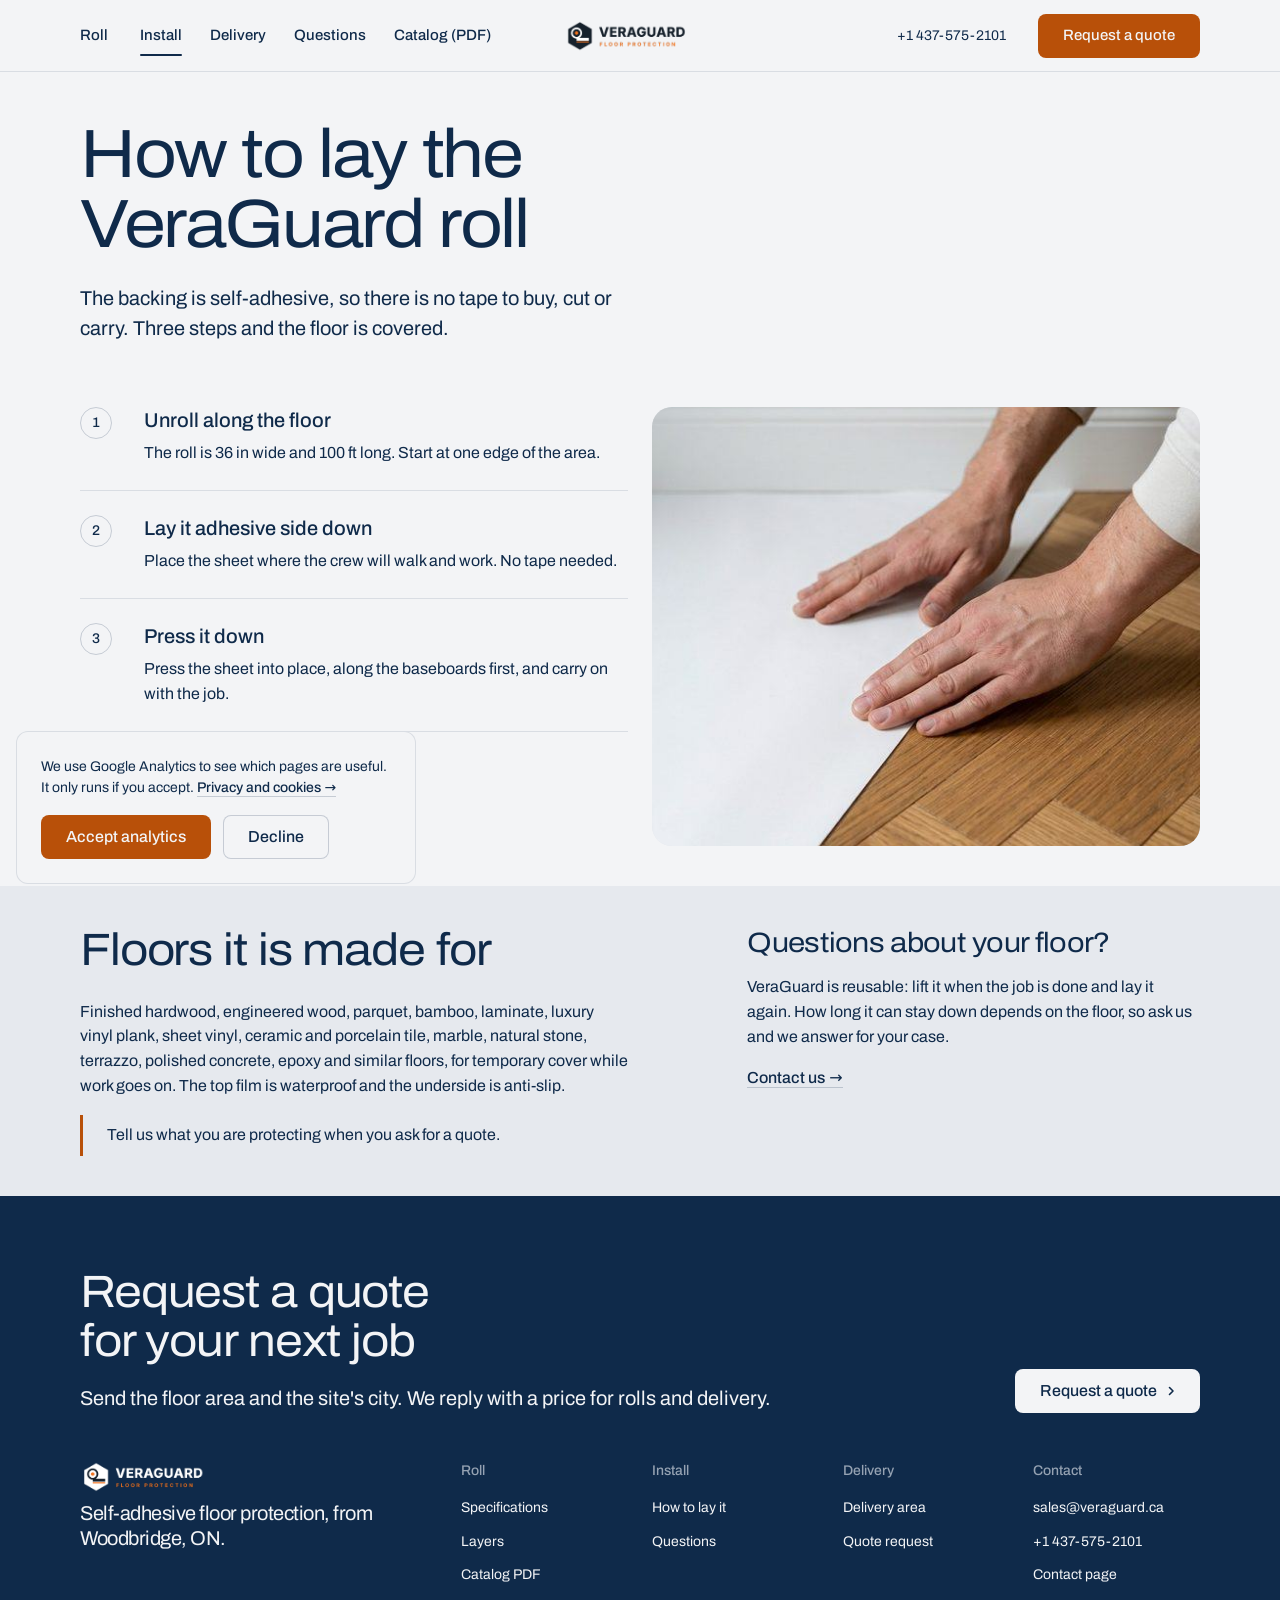
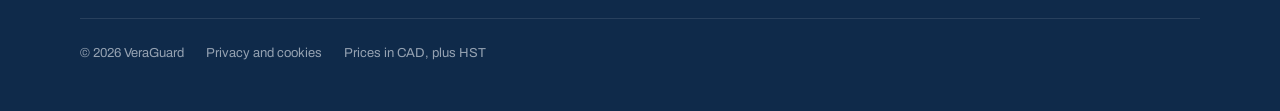
<file: how-it-works.html>
<!doctype html>
<html lang="en" data-type="product" data-radius="soft" data-buttons="solid" data-motion>
<head>
<meta charset="utf-8">
<meta name="viewport" content="width=device-width, initial-scale=1, viewport-fit=cover">
<meta http-equiv="Content-Security-Policy" content="default-src 'self'; script-src 'self' https://www.googletagmanager.com; connect-src 'self' https://*.google-analytics.com https://*.analytics.google.com https://*.googletagmanager.com; img-src 'self' data: https://*.google-analytics.com https://*.googletagmanager.com; style-src 'self' 'unsafe-inline'; base-uri 'none'; object-src 'none'">
<meta name="referrer" content="strict-origin-when-cross-origin">
<title>How to lay VeraGuard floor protection</title>
<meta name="description" content="Unroll, place adhesive side down and press. VeraGuard needs no tape on wood, vinyl, tile, stone and concrete floors.">
<link rel="canonical" href="https://veraguard.ca/how-it-works.html">
<meta property="og:type" content="website">
<meta property="og:site_name" content="VeraGuard">
<meta property="og:locale" content="en_CA">
<meta property="og:title" content="How to lay VeraGuard floor protection">
<meta property="og:description" content="Unroll, place adhesive side down and press. VeraGuard needs no tape on wood, vinyl, tile, stone and concrete floors.">
<meta property="og:url" content="https://veraguard.ca/how-it-works.html">
<meta property="og:image" content="https://veraguard.ca/assets/img/room-covered.jpg">
<meta name="twitter:card" content="summary_large_image">
<meta name="theme-color" content="#f3f4f6">
<meta name="site-kind" content="other">
<meta name="page-type" content="product">
<link rel="icon" type="image/png" href="assets/img/favicon-64.png">
<link rel="apple-touch-icon" href="assets/img/apple-touch-icon.png">
<link rel="preload" href="assets/fonts/archivo-latin.woff2" as="font" type="font/woff2" crossorigin>
<link rel="stylesheet" href="assets/system.css">
<link rel="stylesheet" href="assets/ui/cards.css">
<link rel="stylesheet" href="assets/motion/motion.css">
<link rel="stylesheet" href="assets/layout/layout.css">
<link rel="stylesheet" href="assets/vg.css">
<script src="assets/boot.js"></script>
<style>
  main > .section.page-head { --h: auto; height: auto; min-height: 0; padding-top: calc(var(--nav) + var(--s-7)); padding-bottom: var(--s-5); }
  .page-head h1 { font: var(--display-weight) clamp(40px, 4.4vw + 12px, 72px)/1.02 var(--font-display); letter-spacing: var(--display-tracking-xl); font-stretch: var(--display-stretch, 100%); margin: 0 0 var(--s-5); max-width: 18ch; }
  .page-head .t-lead { max-width: 52ch; }
  main > .section.flow { height: auto; min-height: 0; padding-block: 40px; }
  .flow + .flow { padding-top: 0; }
  .flow.ground-inverse, .flow.ground-surface { padding-block: 56px; }
  .flow.ground-inverse + .flow, .flow.ground-surface + .flow { padding-top: 56px; }
  .flow h2 { margin-bottom: var(--s-5); }
  .flow p + p { margin-top: var(--s-4); }
  .stack-6 > * + * { margin-top: var(--s-6); }
  .note { border-left: 3px solid var(--action); padding: var(--s-2) 0 var(--s-2) var(--s-5); }
  .trades { display: flex; flex-wrap: wrap; gap: var(--s-3); padding: 0; margin: 0; list-style: none; }
  .trades li { padding: var(--s-2) var(--s-4); border: 1px solid var(--line); border-radius: 999px; font-size: var(--t-small); }
  .steps-list { counter-reset: s; list-style: none; padding: 0; margin: 0; }
  .steps-list li { display: grid; grid-template-columns: 48px 1fr; gap: var(--s-2) var(--s-4); padding-block: var(--s-5); border-bottom: 1px solid var(--line); }
  .steps-list li:first-child { padding-top: 0; }
  .steps-list .step-num { grid-row: span 2; }
  .steps-list h2 { font: 500 var(--t-lead)/1.3 var(--font-text); letter-spacing: 0; margin: 0; }
  .steps-list p { margin: 0; }
  .photos3 { display: grid; grid-template-columns: repeat(3, minmax(0, 1fr)); gap: var(--s-5); }
  @media (max-width: 639px) { .photos3 { grid-template-columns: 1fr; } main > .section.page-head { padding-top: calc(var(--nav) + var(--s-6)); } }
</style>
</head>
<body>
<header class="nav nav--split">
  <div class="wrap nav__bar">
    <a class="skip-link" href="#top">Skip to content</a>
    <nav class="nav__links" aria-label="Main">
      <div class="nav__item">
        <a class="nav__link" href="index.html#roll">Roll <svg class="chev" viewBox="0 0 12 12" aria-hidden="true"><path d="M3 4.5l3 3 3-3" fill="none" stroke="currentColor" stroke-width="1.5" stroke-linecap="round" stroke-linejoin="round"/></svg></a>
        <div class="nav__menu">
          <div class="wrap grid">
            <a class="menu-card span-3" href="index.html#roll">
              <div class="panel"><img class="frame__img" src="assets/img/roll-core-label.jpg" width="640" height="640" alt="A VeraGuard roll standing on end on a herringbone floor" loading="lazy"></div>
              <span class="t-card">The roll</span>
              <span class="t-small muted">69.99 CAD + HST, 300 sq ft</span>
            </a>
            <a class="menu-card span-3" href="index.html#layers">
              <div class="panel"><img class="frame__img" src="assets/img/roll-end.jpg" width="640" height="640" alt="The end of a VeraGuard roll showing its wound layers" loading="lazy"></div>
              <span class="t-card">Three layers</span>
              <span class="t-small muted">Film, felt, adhesive backing</span>
            </a>
            <a class="menu-card span-3" href="assets/VeraGuard-Catalog.pdf">
              <div class="panel"><img class="frame__img" src="assets/img/catalog-cover.jpg" width="765" height="990" alt="The cover of the VeraGuard catalog" loading="lazy"></div>
              <span class="t-card">Catalog</span>
              <span class="t-small muted">Specs on one page, PDF</span>
            </a>
          </div>
        </div>
      </div>
      <div class="nav__item"><a class="nav__link" href="how-it-works.html" aria-current="page">Install</a></div>
      <div class="nav__item"><a class="nav__link" href="where-we-deliver.html">Delivery</a></div>
      <div class="nav__item"><a class="nav__link" href="index.html#faq">Questions</a></div>
      <div class="nav__item"><a class="nav__link" href="assets/VeraGuard-Catalog.pdf" download>Catalog (PDF)</a></div>
    </nav>
    <a class="nav__logo" href="#top"><img src="assets/img/logo-320.png" alt="VeraGuard floor protection" width="152" height="32"></a>
    <div class="nav__actions">
      <a class="nav__phone" href="tel:+14375752101">+1 437-575-2101</a>
      <a class="btn btn--primary" href="quote.html">Request a quote</a>
    </div>
    <button class="nav__toggle" type="button" aria-expanded="false" aria-label="Menu">
      <svg width="18" height="18" viewBox="0 0 18 18" aria-hidden="true"><path d="M2 5h14M2 13h14" stroke="currentColor" stroke-width="1.6" stroke-linecap="round"/></svg>
    </button>
  </div>
</header>

<main id="top">
  <section class="section page-head" data-enter aria-labelledby="page-h">
    <div class="wrap">
      <h1 id="page-h">How to lay the VeraGuard roll</h1>
      <p class="t-lead">The backing is self-adhesive, so there is no tape to buy, cut or carry. Three steps and the floor is covered.</p>
    </div>
  </section>

  <section class="section flow" id="steps" aria-labelledby="steps-h">
    <div class="wrap">
      <div class="grid grid--top">
        <div class="span-6">
          <h2 id="steps-h" class="sr-only">The three steps</h2>
          <ol class="steps-list">
            <li><span class="step-num">1</span><h2>Unroll along the floor</h2><p>The roll is 36 in wide and 100 ft long. Start at one edge of the area.</p></li>
            <li><span class="step-num">2</span><h2>Lay it adhesive side down</h2><p>Place the sheet where the crew will walk and work. No tape needed.</p></li>
            <li><span class="step-num">3</span><h2>Press it down</h2><p>Press the sheet into place, along the baseboards first, and carry on with the job.</p></li>
          </ol>
        </div>
        <figure class="frame frame--photo span-6 start-7" style="--ratio: 80%">
          <img class="frame__img" src="assets/img/press-down.jpg" style="object-position: 50% 58%" width="560" height="750" alt="Two hands pressing a white VeraGuard sheet onto a hardwood floor along a baseboard" fetchpriority="high">
        </figure>
      </div>
    </div>
  </section>

  <section class="section flow ground-surface" id="floors" aria-labelledby="floors-h">
    <div class="wrap">
      <div class="grid grid--top">
        <div class="span-6 stack-4">
          <h2 id="floors-h">Floors it is made for</h2>
          <p>Finished hardwood, engineered wood, parquet, bamboo, laminate, luxury vinyl plank, sheet vinyl, ceramic and porcelain tile, marble, natural stone, terrazzo, polished concrete, epoxy and similar floors, for temporary cover while work goes on. The top film is waterproof and the underside is anti-slip.</p>
          <p class="note">Tell us what you are protecting when you ask for a quote.</p>
        </div>
        <div class="span-5 start-8 stack-4">
          <h3>Questions about your floor?</h3>
          <p>VeraGuard is reusable: lift it when the job is done and lay it again. How long it can stay down depends on the floor, so ask us and we answer for your case.</p>
          <p><a class="link" href="contact.html">Contact us</a></p>
        </div>
      </div>
    </div>
  </section>

</main>

<footer class="footer closing footer--dark ground-inverse" id="contact" aria-labelledby="close-h">
  <div class="wrap">
    <div class="closing__cta close--word">
      <div class="section-head--split">
        <div><h2 id="close-h">Request a quote for your next job</h2><p class="t-lead">Send the floor area and the site's city. We reply with a price for rolls and delivery.</p></div>
        <a class="btn btn--primary" href="quote.html">Request a quote<svg class="m-arrow" viewBox="0 0 12 12" aria-hidden="true"><path class="m-arrow__stem" d="M1 6h8"/><path class="m-arrow__head" d="M4.5 2.5 8 6l-3.5 3.5"/></svg></a>
      </div>
    </div>
    <div class="closing__links">
      <div class="grid">
        <div class="span-4 stack-4">
          <a class="nav__logo" href="index.html"><img class="footer__logo" src="assets/img/logo-white-360.png" alt="VeraGuard floor protection" width="171" height="36" loading="lazy"></a>
          <p class="footer__lede">Self-adhesive floor protection, from Woodbridge, ON.</p>
        </div>
        <div class="span-2 footer__col"><h3>Roll</h3><ul><li><a href="products.html">Specifications</a></li><li><a href="index.html#layers">Layers</a></li><li><a href="assets/VeraGuard-Catalog.pdf">Catalog PDF</a></li></ul></div>
        <div class="span-2 footer__col"><h3>Install</h3><ul><li><a href="how-it-works.html">How to lay it</a></li><li><a href="index.html#faq">Questions</a></li></ul></div>
        <div class="span-2 footer__col"><h3>Delivery</h3><ul><li><a href="where-we-deliver.html">Delivery area</a></li><li><a href="quote.html">Quote request</a></li></ul></div>
        <div class="span-2 footer__col"><h3>Contact</h3><ul><li><a href="mailto:sales@veraguard.ca">sales@veraguard.ca</a></li><li><a href="tel:+14375752101">+1 437-575-2101</a></li><li><a href="contact.html">Contact page</a></li></ul></div>
      </div>
      <div class="footer__legal">
        <span>&copy; 2026 VeraGuard &nbsp; <a href="privacy.html">Privacy and cookies</a> &nbsp; Prices in CAD, plus HST</span>
        <div class="socials"></div>
      </div>
      <div class="consent ground-base" id="consent" role="region" aria-label="Cookie notice" hidden>
        <p>We use Google Analytics to see which pages are useful. It only runs if you accept. <a class="link" href="privacy.html">Privacy and cookies</a></p>
        <div class="btn-row">
          <button class="btn btn--primary" id="consent-yes" type="button">Accept analytics</button>
          <button class="btn btn--secondary" id="consent-no" type="button">Decline</button>
        </div>
      </div>
    </div>
  </div>
</footer>

<nav class="actionbar" aria-label="Quick actions">
  <a class="btn btn--primary" href="quote.html">Request a quote</a>
</nav>

<script type="module" src="assets/system.js"></script>
<script type="module" src="assets/motion/motion.js"></script>
<script type="module" src="assets/layout/layout.js"></script>
<script src="assets/site.js" defer></script>
</body>
</html>
</file>
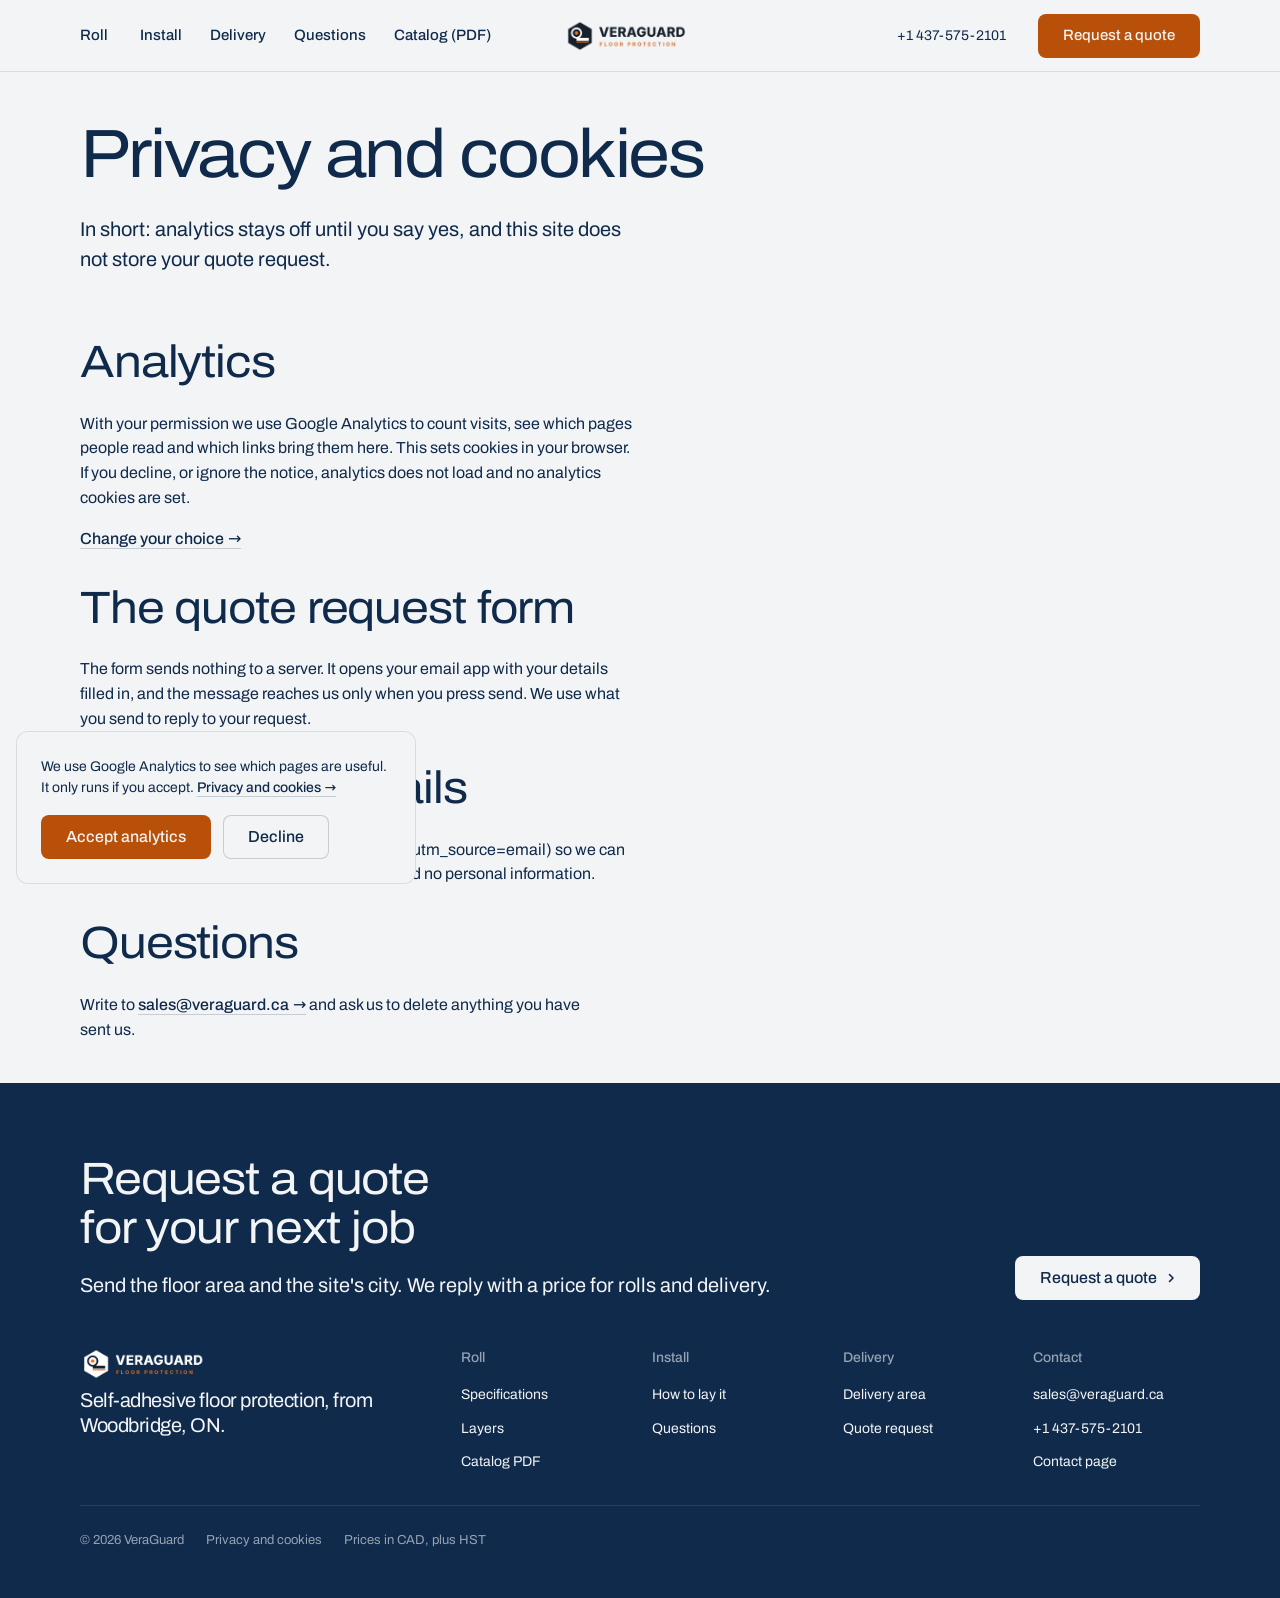
<file: privacy.html>
<!doctype html>
<html lang="en" data-type="product" data-radius="soft" data-buttons="solid" data-motion>
<head>
<meta charset="utf-8">
<meta name="viewport" content="width=device-width, initial-scale=1, viewport-fit=cover">
<meta http-equiv="Content-Security-Policy" content="default-src 'self'; script-src 'self' https://www.googletagmanager.com; connect-src 'self' https://*.google-analytics.com https://*.analytics.google.com https://*.googletagmanager.com; img-src 'self' data: https://*.google-analytics.com https://*.googletagmanager.com; style-src 'self' 'unsafe-inline'; base-uri 'none'; object-src 'none'">
<meta name="referrer" content="strict-origin-when-cross-origin">
<title>VeraGuard privacy and cookies</title>
<meta name="description" content="How veraguard.ca handles analytics cookies, the quote request form and tracking tags in emails.">
<link rel="canonical" href="https://veraguard.ca/privacy.html">
<meta property="og:type" content="website">
<meta property="og:site_name" content="VeraGuard">
<meta property="og:locale" content="en_CA">
<meta property="og:title" content="VeraGuard privacy and cookies">
<meta property="og:description" content="How veraguard.ca handles analytics cookies, the quote request form and tracking tags in emails.">
<meta property="og:url" content="https://veraguard.ca/privacy.html">
<meta property="og:image" content="https://veraguard.ca/assets/img/room-covered.jpg">
<meta name="twitter:card" content="summary_large_image">
<meta name="theme-color" content="#f3f4f6">
<meta name="site-kind" content="other">
<meta name="page-type" content="product">
<link rel="icon" type="image/png" href="assets/img/favicon-64.png">
<link rel="apple-touch-icon" href="assets/img/apple-touch-icon.png">
<link rel="preload" href="assets/fonts/archivo-latin.woff2" as="font" type="font/woff2" crossorigin>
<link rel="stylesheet" href="assets/system.css">
<link rel="stylesheet" href="assets/ui/cards.css">
<link rel="stylesheet" href="assets/motion/motion.css">
<link rel="stylesheet" href="assets/layout/layout.css">
<link rel="stylesheet" href="assets/vg.css">
<script src="assets/boot.js"></script>
<style>
  main > .section.page-head { --h: auto; height: auto; min-height: 0; padding-top: calc(var(--nav) + var(--s-7)); padding-bottom: var(--s-5); }
  .page-head h1 { font: var(--display-weight) clamp(40px, 4.4vw + 12px, 72px)/1.02 var(--font-display); letter-spacing: var(--display-tracking-xl); font-stretch: var(--display-stretch, 100%); margin: 0 0 var(--s-5); max-width: 18ch; }
  .page-head .t-lead { max-width: 52ch; }
  main > .section.flow { height: auto; min-height: 0; padding-block: 40px; }
  .flow + .flow { padding-top: 0; }
  .flow.ground-inverse, .flow.ground-surface { padding-block: 56px; }
  .flow.ground-inverse + .flow, .flow.ground-surface + .flow { padding-top: 56px; }
  .flow h2 { margin-bottom: var(--s-5); }
  .flow p + p { margin-top: var(--s-4); }
  .stack-6 > * + * { margin-top: var(--s-6); }
  .note { border-left: 3px solid var(--action); padding: var(--s-2) 0 var(--s-2) var(--s-5); }
  .trades { display: flex; flex-wrap: wrap; gap: var(--s-3); padding: 0; margin: 0; list-style: none; }
  .trades li { padding: var(--s-2) var(--s-4); border: 1px solid var(--line); border-radius: 999px; font-size: var(--t-small); }
  .steps-list { counter-reset: s; list-style: none; padding: 0; margin: 0; }
  .steps-list li { display: grid; grid-template-columns: 48px 1fr; gap: var(--s-2) var(--s-4); padding-block: var(--s-5); border-bottom: 1px solid var(--line); }
  .steps-list li:first-child { padding-top: 0; }
  .steps-list .step-num { grid-row: span 2; }
  .steps-list h2 { font: 500 var(--t-lead)/1.3 var(--font-text); letter-spacing: 0; margin: 0; }
  .steps-list p { margin: 0; }
  .photos3 { display: grid; grid-template-columns: repeat(3, minmax(0, 1fr)); gap: var(--s-5); }
  @media (max-width: 639px) { .photos3 { grid-template-columns: 1fr; } main > .section.page-head { padding-top: calc(var(--nav) + var(--s-6)); } }
</style>
</head>
<body>
<header class="nav nav--split">
  <div class="wrap nav__bar">
    <a class="skip-link" href="#top">Skip to content</a>
    <nav class="nav__links" aria-label="Main">
      <div class="nav__item">
        <a class="nav__link" href="index.html#roll">Roll <svg class="chev" viewBox="0 0 12 12" aria-hidden="true"><path d="M3 4.5l3 3 3-3" fill="none" stroke="currentColor" stroke-width="1.5" stroke-linecap="round" stroke-linejoin="round"/></svg></a>
        <div class="nav__menu">
          <div class="wrap grid">
            <a class="menu-card span-3" href="index.html#roll">
              <div class="panel"><img class="frame__img" src="assets/img/roll-core-label.jpg" width="640" height="640" alt="A VeraGuard roll standing on end on a herringbone floor" loading="lazy"></div>
              <span class="t-card">The roll</span>
              <span class="t-small muted">69.99 CAD + HST, 300 sq ft</span>
            </a>
            <a class="menu-card span-3" href="index.html#layers">
              <div class="panel"><img class="frame__img" src="assets/img/roll-end.jpg" width="640" height="640" alt="The end of a VeraGuard roll showing its wound layers" loading="lazy"></div>
              <span class="t-card">Three layers</span>
              <span class="t-small muted">Film, felt, adhesive backing</span>
            </a>
            <a class="menu-card span-3" href="assets/VeraGuard-Catalog.pdf">
              <div class="panel"><img class="frame__img" src="assets/img/catalog-cover.jpg" width="765" height="990" alt="The cover of the VeraGuard catalog" loading="lazy"></div>
              <span class="t-card">Catalog</span>
              <span class="t-small muted">Specs on one page, PDF</span>
            </a>
          </div>
        </div>
      </div>
      <div class="nav__item"><a class="nav__link" href="how-it-works.html">Install</a></div>
      <div class="nav__item"><a class="nav__link" href="where-we-deliver.html">Delivery</a></div>
      <div class="nav__item"><a class="nav__link" href="index.html#faq">Questions</a></div>
      <div class="nav__item"><a class="nav__link" href="assets/VeraGuard-Catalog.pdf" download>Catalog (PDF)</a></div>
    </nav>
    <a class="nav__logo" href="#top"><img src="assets/img/logo-320.png" alt="VeraGuard floor protection" width="152" height="32"></a>
    <div class="nav__actions">
      <a class="nav__phone" href="tel:+14375752101">+1 437-575-2101</a>
      <a class="btn btn--primary" href="quote.html">Request a quote</a>
    </div>
    <button class="nav__toggle" type="button" aria-expanded="false" aria-label="Menu">
      <svg width="18" height="18" viewBox="0 0 18 18" aria-hidden="true"><path d="M2 5h14M2 13h14" stroke="currentColor" stroke-width="1.6" stroke-linecap="round"/></svg>
    </button>
  </div>
</header>

<main id="top">
  <section class="section page-head" data-enter aria-labelledby="page-h">
    <div class="wrap">
      <h1 id="page-h">Privacy and cookies</h1>
      <p class="t-lead">In short: analytics stays off until you say yes, and this site does not store your quote request.</p>
    </div>
  </section>

  <section class="section flow" id="policy" aria-labelledby="analytics-h">
    <div class="wrap">
      <div class="measure stack-6">
        <div><h2 id="analytics-h">Analytics</h2>
        <p>With your permission we use Google Analytics to count visits, see which pages people read and which links bring them here. This sets cookies in your browser. If you decline, or ignore the notice, analytics does not load and no analytics cookies are set.</p>
        <p><a class="link" href="#" id="consent-reset">Change your choice</a></p></div>
        <div><h2>The quote request form</h2>
        <p>The form sends nothing to a server. It opens your email app with your details filled in, and the message reaches us only when you press send. We use what you send to reply to your request.</p></div>
        <div><h2>Links in our emails</h2>
        <p>Links in our emails may carry tags (for example utm_source=email) so we can tell which message brought a visit. The tags hold no personal information.</p></div>
        <div><h2>Questions</h2>
        <p>Write to <a class="link" href="mailto:sales@veraguard.ca">sales@veraguard.ca</a> and ask us to delete anything you have sent us.</p></div>
      </div>
    </div>
  </section>

</main>

<footer class="footer closing footer--dark ground-inverse" id="contact" aria-labelledby="close-h">
  <div class="wrap">
    <div class="closing__cta close--word">
      <div class="section-head--split">
        <div><h2 id="close-h">Request a quote for your next job</h2><p class="t-lead">Send the floor area and the site's city. We reply with a price for rolls and delivery.</p></div>
        <a class="btn btn--primary" href="quote.html">Request a quote<svg class="m-arrow" viewBox="0 0 12 12" aria-hidden="true"><path class="m-arrow__stem" d="M1 6h8"/><path class="m-arrow__head" d="M4.5 2.5 8 6l-3.5 3.5"/></svg></a>
      </div>
    </div>
    <div class="closing__links">
      <div class="grid">
        <div class="span-4 stack-4">
          <a class="nav__logo" href="index.html"><img class="footer__logo" src="assets/img/logo-white-360.png" alt="VeraGuard floor protection" width="171" height="36" loading="lazy"></a>
          <p class="footer__lede">Self-adhesive floor protection, from Woodbridge, ON.</p>
        </div>
        <div class="span-2 footer__col"><h3>Roll</h3><ul><li><a href="products.html">Specifications</a></li><li><a href="index.html#layers">Layers</a></li><li><a href="assets/VeraGuard-Catalog.pdf">Catalog PDF</a></li></ul></div>
        <div class="span-2 footer__col"><h3>Install</h3><ul><li><a href="how-it-works.html">How to lay it</a></li><li><a href="index.html#faq">Questions</a></li></ul></div>
        <div class="span-2 footer__col"><h3>Delivery</h3><ul><li><a href="where-we-deliver.html">Delivery area</a></li><li><a href="quote.html">Quote request</a></li></ul></div>
        <div class="span-2 footer__col"><h3>Contact</h3><ul><li><a href="mailto:sales@veraguard.ca">sales@veraguard.ca</a></li><li><a href="tel:+14375752101">+1 437-575-2101</a></li><li><a href="contact.html">Contact page</a></li></ul></div>
      </div>
      <div class="footer__legal">
        <span>&copy; 2026 VeraGuard &nbsp; <a href="privacy.html">Privacy and cookies</a> &nbsp; Prices in CAD, plus HST</span>
        <div class="socials"></div>
      </div>
      <div class="consent ground-base" id="consent" role="region" aria-label="Cookie notice" hidden>
        <p>We use Google Analytics to see which pages are useful. It only runs if you accept. <a class="link" href="privacy.html">Privacy and cookies</a></p>
        <div class="btn-row">
          <button class="btn btn--primary" id="consent-yes" type="button">Accept analytics</button>
          <button class="btn btn--secondary" id="consent-no" type="button">Decline</button>
        </div>
      </div>
    </div>
  </div>
</footer>

<nav class="actionbar" aria-label="Quick actions">
  <a class="btn btn--primary" href="quote.html">Request a quote</a>
</nav>

<script type="module" src="assets/system.js"></script>
<script type="module" src="assets/motion/motion.js"></script>
<script type="module" src="assets/layout/layout.js"></script>
<script src="assets/site.js" defer></script>
</body>
</html>
</file>
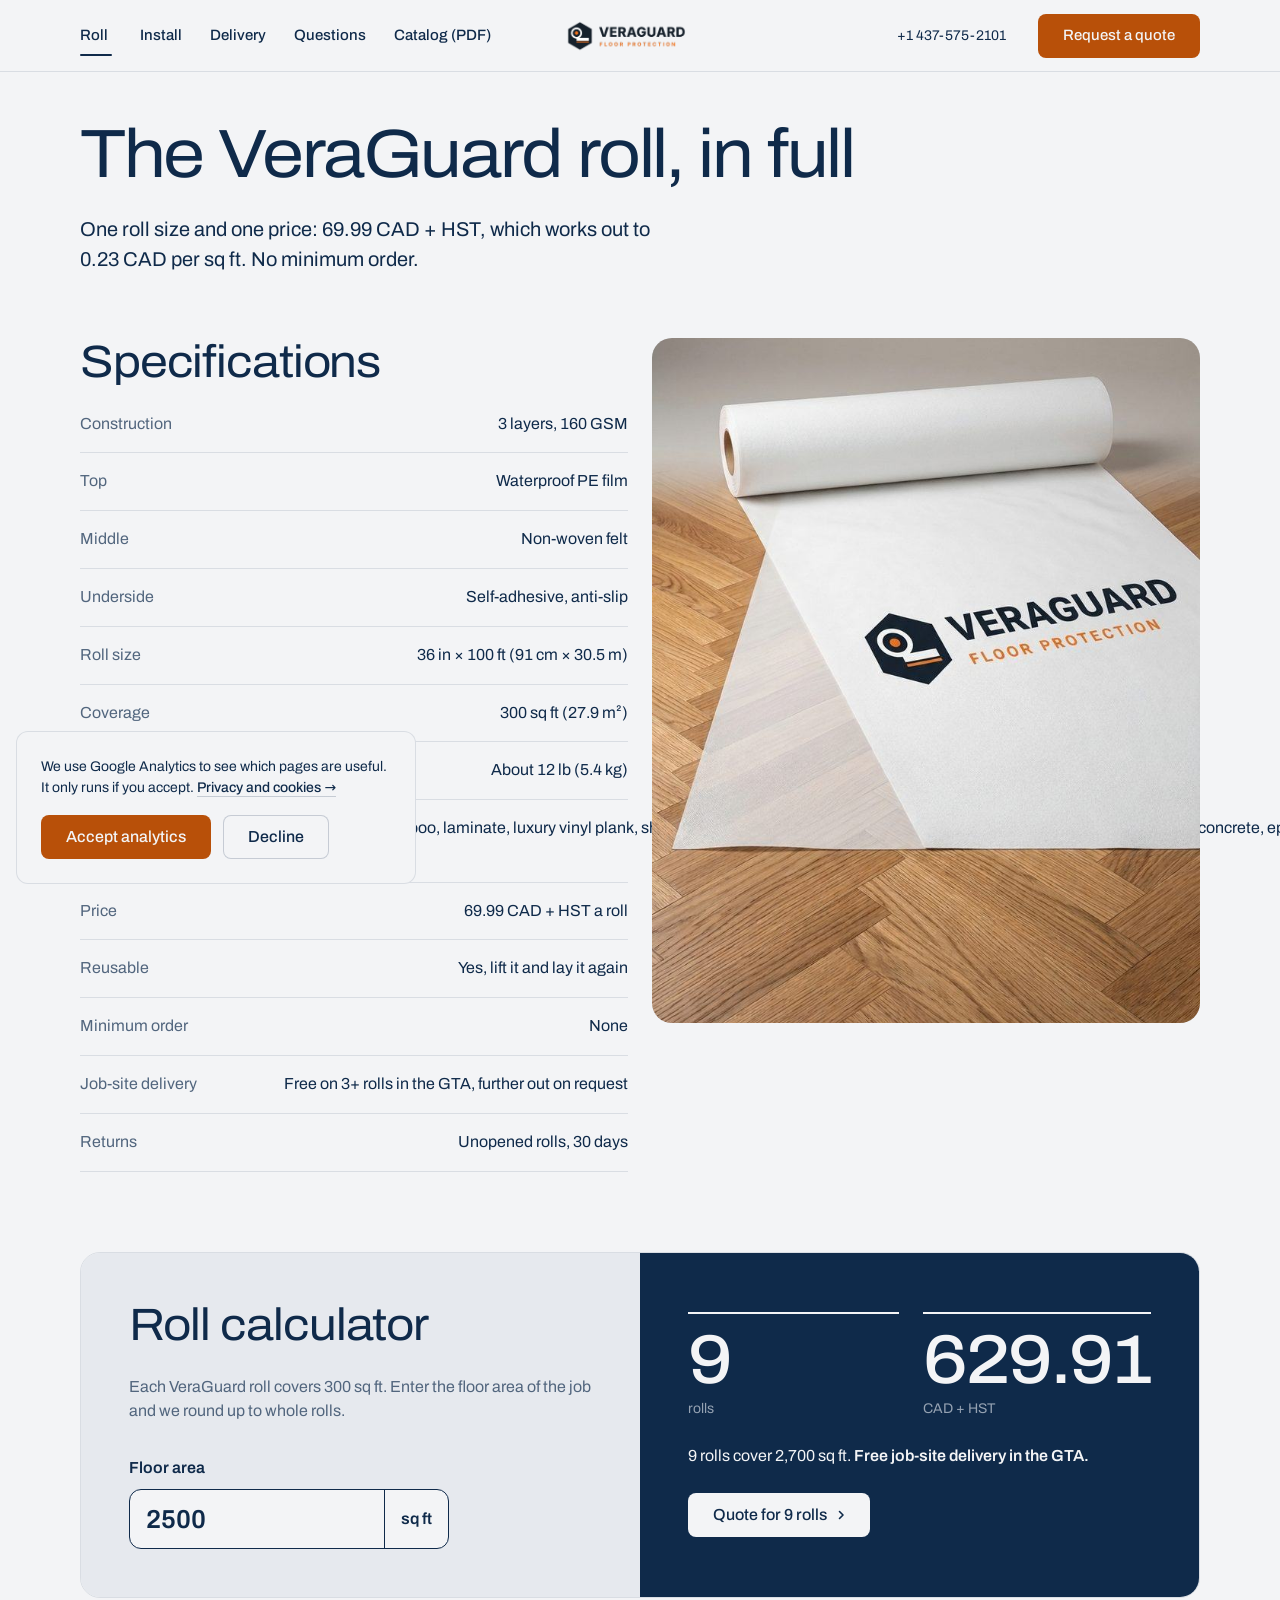
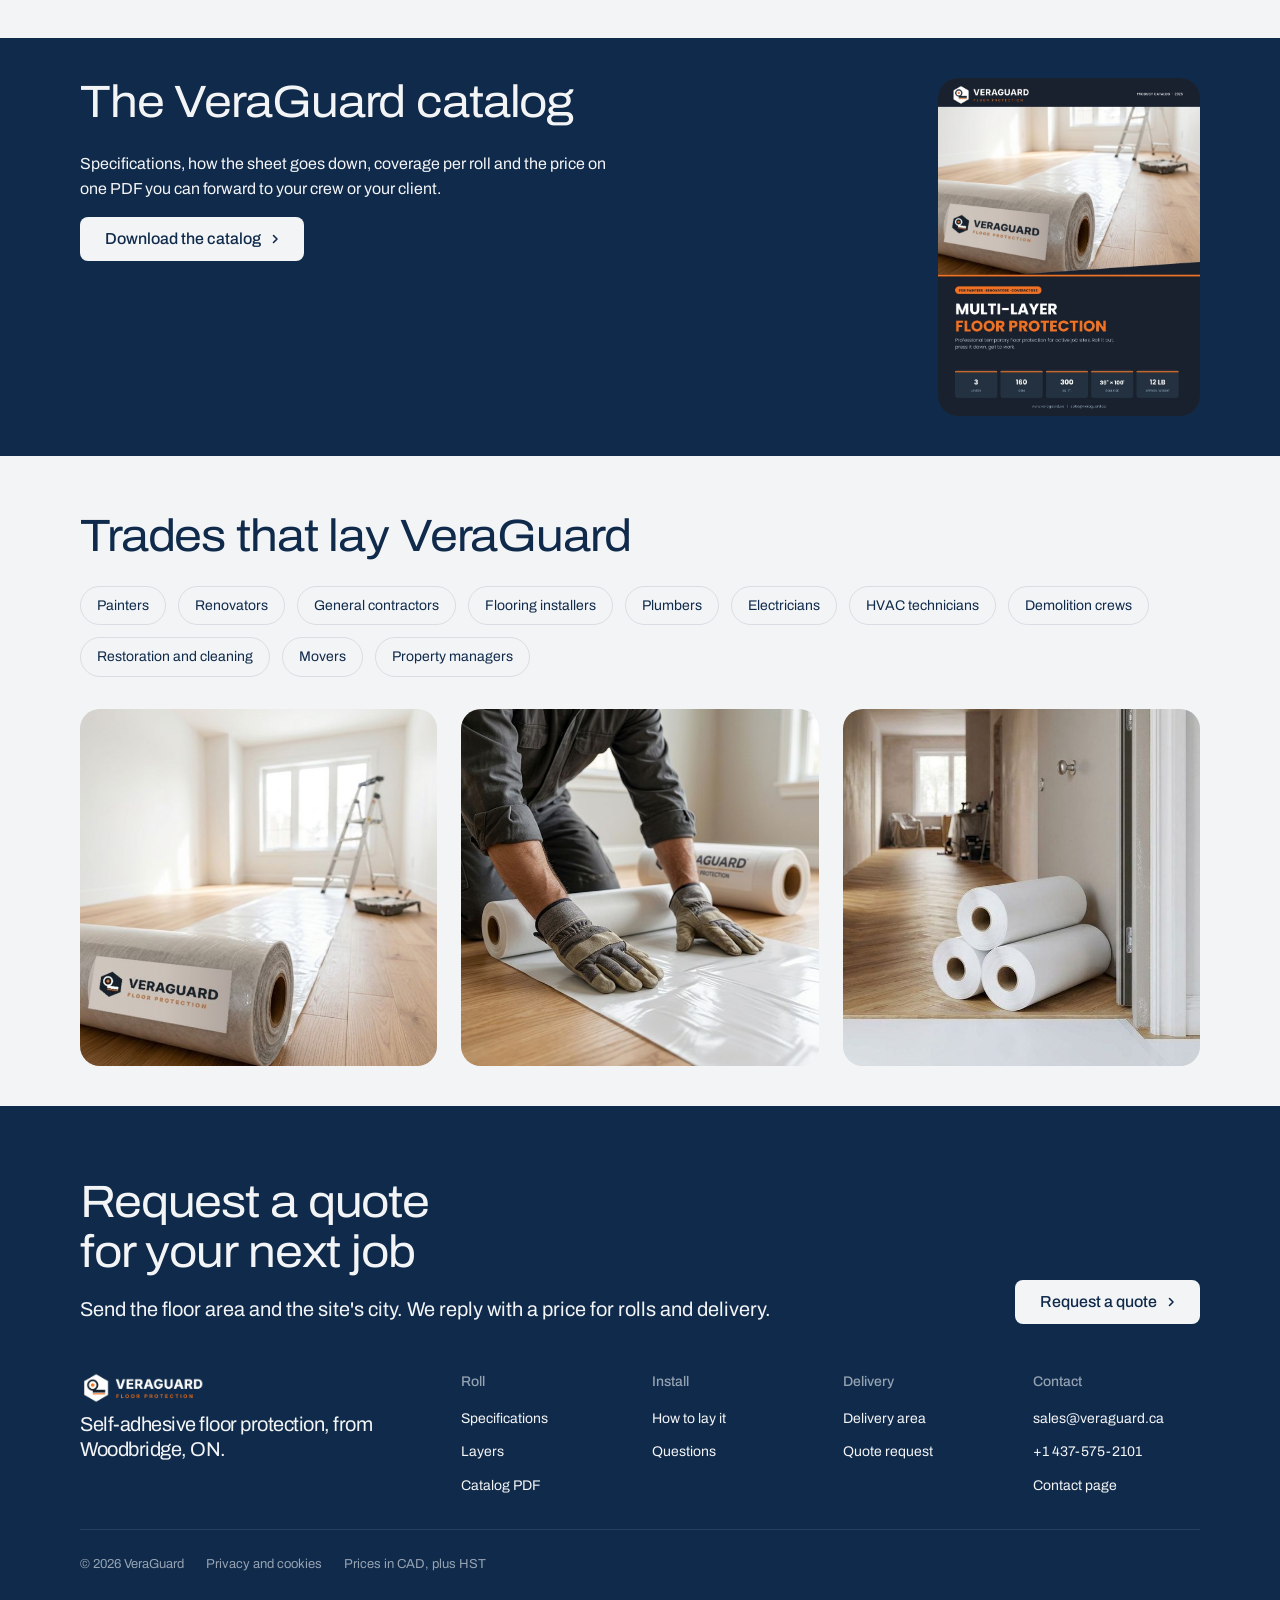
<file: products.html>
<!doctype html>
<html lang="en" data-type="product" data-radius="soft" data-buttons="solid" data-motion>
<head>
<meta charset="utf-8">
<meta name="viewport" content="width=device-width, initial-scale=1, viewport-fit=cover">
<meta http-equiv="Content-Security-Policy" content="default-src 'self'; script-src 'self' https://www.googletagmanager.com; connect-src 'self' https://*.google-analytics.com https://*.analytics.google.com https://*.googletagmanager.com; img-src 'self' data: https://*.google-analytics.com https://*.googletagmanager.com; style-src 'self' 'unsafe-inline'; base-uri 'none'; object-src 'none'">
<meta name="referrer" content="strict-origin-when-cross-origin">
<title>VeraGuard roll: specifications and price</title>
<meta name="description" content="Specifications of the VeraGuard floor protection roll: 3 layers, 36 in x 100 ft, 300 sq ft, about 12 lb, 69.99 CAD + HST per roll.">
<link rel="canonical" href="https://veraguard.ca/products.html">
<meta property="og:type" content="website">
<meta property="og:site_name" content="VeraGuard">
<meta property="og:locale" content="en_CA">
<meta property="og:title" content="VeraGuard roll: specifications and price">
<meta property="og:description" content="Specifications of the VeraGuard floor protection roll: 3 layers, 36 in x 100 ft, 300 sq ft, about 12 lb, 69.99 CAD + HST per roll.">
<meta property="og:url" content="https://veraguard.ca/products.html">
<meta property="og:image" content="https://veraguard.ca/assets/img/room-covered.jpg">
<meta name="twitter:card" content="summary_large_image">
<meta name="theme-color" content="#f3f4f6">
<meta name="site-kind" content="other">
<meta name="page-type" content="product">
<link rel="icon" type="image/png" href="assets/img/favicon-64.png">
<link rel="apple-touch-icon" href="assets/img/apple-touch-icon.png">
<link rel="preload" href="assets/fonts/archivo-latin.woff2" as="font" type="font/woff2" crossorigin>
<link rel="stylesheet" href="assets/system.css">
<link rel="stylesheet" href="assets/ui/cards.css">
<link rel="stylesheet" href="assets/motion/motion.css">
<link rel="stylesheet" href="assets/layout/layout.css">
<link rel="stylesheet" href="assets/vg.css">
<script src="assets/boot.js"></script>
<style>
  main > .section.page-head { --h: auto; height: auto; min-height: 0; padding-top: calc(var(--nav) + var(--s-7)); padding-bottom: var(--s-5); }
  .page-head h1 { font: var(--display-weight) clamp(40px, 4.4vw + 12px, 72px)/1.02 var(--font-display); letter-spacing: var(--display-tracking-xl); font-stretch: var(--display-stretch, 100%); margin: 0 0 var(--s-5); max-width: 18ch; }
  .page-head .t-lead { max-width: 52ch; }
  main > .section.flow { height: auto; min-height: 0; padding-block: 40px; }
  .flow + .flow { padding-top: 0; }
  .flow.ground-inverse, .flow.ground-surface { padding-block: 56px; }
  .flow.ground-inverse + .flow, .flow.ground-surface + .flow { padding-top: 56px; }
  .flow h2 { margin-bottom: var(--s-5); }
  .flow p + p { margin-top: var(--s-4); }
  .stack-6 > * + * { margin-top: var(--s-6); }
  .note { border-left: 3px solid var(--action); padding: var(--s-2) 0 var(--s-2) var(--s-5); }
  .trades { display: flex; flex-wrap: wrap; gap: var(--s-3); padding: 0; margin: 0; list-style: none; }
  .trades li { padding: var(--s-2) var(--s-4); border: 1px solid var(--line); border-radius: 999px; font-size: var(--t-small); }
  .steps-list { counter-reset: s; list-style: none; padding: 0; margin: 0; }
  .steps-list li { display: grid; grid-template-columns: 48px 1fr; gap: var(--s-2) var(--s-4); padding-block: var(--s-5); border-bottom: 1px solid var(--line); }
  .steps-list li:first-child { padding-top: 0; }
  .steps-list .step-num { grid-row: span 2; }
  .steps-list h2 { font: 500 var(--t-lead)/1.3 var(--font-text); letter-spacing: 0; margin: 0; }
  .steps-list p { margin: 0; }
  .photos3 { display: grid; grid-template-columns: repeat(3, minmax(0, 1fr)); gap: var(--s-5); }
  @media (max-width: 639px) { .photos3 { grid-template-columns: 1fr; } main > .section.page-head { padding-top: calc(var(--nav) + var(--s-6)); } }
</style>
</head>
<body>
<header class="nav nav--split">
  <div class="wrap nav__bar">
    <a class="skip-link" href="#top">Skip to content</a>
    <nav class="nav__links" aria-label="Main">
      <div class="nav__item">
        <a class="nav__link" href="index.html#roll" aria-current="page">Roll <svg class="chev" viewBox="0 0 12 12" aria-hidden="true"><path d="M3 4.5l3 3 3-3" fill="none" stroke="currentColor" stroke-width="1.5" stroke-linecap="round" stroke-linejoin="round"/></svg></a>
        <div class="nav__menu">
          <div class="wrap grid">
            <a class="menu-card span-3" href="index.html#roll">
              <div class="panel"><img class="frame__img" src="assets/img/roll-core-label.jpg" width="640" height="640" alt="A VeraGuard roll standing on end on a herringbone floor" loading="lazy"></div>
              <span class="t-card">The roll</span>
              <span class="t-small muted">69.99 CAD + HST, 300 sq ft</span>
            </a>
            <a class="menu-card span-3" href="index.html#layers">
              <div class="panel"><img class="frame__img" src="assets/img/roll-end.jpg" width="640" height="640" alt="The end of a VeraGuard roll showing its wound layers" loading="lazy"></div>
              <span class="t-card">Three layers</span>
              <span class="t-small muted">Film, felt, adhesive backing</span>
            </a>
            <a class="menu-card span-3" href="assets/VeraGuard-Catalog.pdf">
              <div class="panel"><img class="frame__img" src="assets/img/catalog-cover.jpg" width="765" height="990" alt="The cover of the VeraGuard catalog" loading="lazy"></div>
              <span class="t-card">Catalog</span>
              <span class="t-small muted">Specs on one page, PDF</span>
            </a>
          </div>
        </div>
      </div>
      <div class="nav__item"><a class="nav__link" href="how-it-works.html">Install</a></div>
      <div class="nav__item"><a class="nav__link" href="where-we-deliver.html">Delivery</a></div>
      <div class="nav__item"><a class="nav__link" href="index.html#faq">Questions</a></div>
      <div class="nav__item"><a class="nav__link" href="assets/VeraGuard-Catalog.pdf" download>Catalog (PDF)</a></div>
    </nav>
    <a class="nav__logo" href="#top"><img src="assets/img/logo-320.png" alt="VeraGuard floor protection" width="152" height="32"></a>
    <div class="nav__actions">
      <a class="nav__phone" href="tel:+14375752101">+1 437-575-2101</a>
      <a class="btn btn--primary" href="quote.html">Request a quote</a>
    </div>
    <button class="nav__toggle" type="button" aria-expanded="false" aria-label="Menu">
      <svg width="18" height="18" viewBox="0 0 18 18" aria-hidden="true"><path d="M2 5h14M2 13h14" stroke="currentColor" stroke-width="1.6" stroke-linecap="round"/></svg>
    </button>
  </div>
</header>

<main id="top">
  <section class="section page-head" data-enter aria-labelledby="page-h">
    <div class="wrap">
      <h1 id="page-h">The VeraGuard roll, in full</h1>
      <p class="t-lead">One roll size and one price: 69.99 CAD + HST, which works out to 0.23 CAD per sq ft. No minimum order.</p>
    </div>
  </section>

  <section class="section flow" id="specs" aria-labelledby="specs-h">
    <div class="wrap">
      <div class="grid grid--top">
        <div class="span-6">
          <h2 id="specs-h">Specifications</h2>
          <ul class="rows rows--spec">
            <li><span class="rows__name">Construction</span><span class="rows__value">3 layers, 160 GSM</span></li>
            <li><span class="rows__name">Top</span><span class="rows__value">Waterproof PE film</span></li>
            <li><span class="rows__name">Middle</span><span class="rows__value">Non-woven felt</span></li>
            <li><span class="rows__name">Underside</span><span class="rows__value">Self-adhesive, anti-slip</span></li>
            <li><span class="rows__name">Roll size</span><span class="rows__value">36 in × 100 ft (91 cm × 30.5 m)</span></li>
            <li><span class="rows__name">Coverage</span><span class="rows__value">300 sq ft (27.9 m²)</span></li>
            <li><span class="rows__name">Weight</span><span class="rows__value">About 12 lb (5.4 kg)</span></li>
            <li><span class="rows__name">Use on</span><span class="rows__value">Hardwood, engineered wood, parquet, bamboo, laminate, luxury vinyl plank, sheet vinyl, ceramic and porcelain tile, marble, natural stone, terrazzo, polished concrete, epoxy</span></li>
            <li><span class="rows__name">Price</span><span class="rows__value">69.99 CAD + HST a roll</span></li>
            <li><span class="rows__name">Reusable</span><span class="rows__value">Yes, lift it and lay it again</span></li>
            <li><span class="rows__name">Minimum order</span><span class="rows__value">None</span></li>
            <li><span class="rows__name">Job-site delivery</span><span class="rows__value">Free on 3+ rolls in the GTA, further out on request</span></li>
            <li><span class="rows__name">Returns</span><span class="rows__value">Unopened rolls, 30 days</span></li>
          </ul>
        </div>
        <figure class="frame frame--photo span-6 start-7" style="--ratio: 125%">
          <img class="frame__img" src="assets/img/roll-studio.jpg" srcset="assets/img/roll-studio-480.jpg 480w, assets/img/roll-studio.jpg 720w" sizes="(max-width: 639px) 100vw, 628px" width="720" height="1065" alt="A white VeraGuard roll partly unrolled on a herringbone hardwood floor" fetchpriority="high">
        </figure>
      </div>
    </div>
  </section>

  <section class="section flow" id="calculator" aria-labelledby="calc-h">
    <div class="wrap">
      <div class="calc">
        <div class="calc__in">
          <h2 id="calc-h">Roll calculator</h2>
          <p class="muted">Each VeraGuard roll covers 300 sq ft. Enter the floor area of the job and we round up to whole rolls.</p>
          <label class="calc__label" for="calc-area">Floor area</label>
          <div class="calc__field"><input id="calc-area" type="number" inputmode="numeric" min="1" step="1" value="2500" aria-describedby="calc-note"><span>sq ft</span></div>
        </div>
        <div class="calc__out ground-inverse" aria-live="polite">
          <div class="calc__nums">
            <div><b id="calc-rolls">9</b><span>rolls</span></div>
            <div><b id="calc-price">629.91</b><span>CAD + HST</span></div>
          </div>
          <p class="calc__note" id="calc-note">9 rolls cover 2,700 sq ft. <strong>Free job-site delivery in the GTA.</strong></p>
          <a class="btn btn--primary" id="calc-quote" href="quote.html?rolls=9&amp;area=2500">Quote for 9 rolls <svg class="m-arrow" viewBox="0 0 12 12" aria-hidden="true"><path class="m-arrow__stem" d="M1 6h8"/><path class="m-arrow__head" d="M4.5 2.5 8 6l-3.5 3.5"/></svg></a>
        </div>
      </div>
    </div>
  </section>

  <section class="section flow ground-inverse" id="catalog" aria-labelledby="catalog-h">
    <div class="wrap">
      <div class="grid grid--top">
        <div class="span-6 stack-4">
          <h2 id="catalog-h">The VeraGuard catalog</h2>
          <p>Specifications, how the sheet goes down, coverage per roll and the price on one PDF you can forward to your crew or your client.</p>
          <div class="btn-row"><a class="btn btn--primary" href="assets/VeraGuard-Catalog.pdf" download>Download the catalog<svg class="m-arrow" viewBox="0 0 12 12" aria-hidden="true"><path class="m-arrow__stem" d="M1 6h8"/><path class="m-arrow__head" d="M4.5 2.5 8 6l-3.5 3.5"/></svg></a></div>
        </div>
        <figure class="frame frame--photo span-3 start-10" style="--ratio: 129%">
          <img class="frame__img" src="assets/img/catalog-cover.jpg" width="765" height="990" alt="The cover of the VeraGuard catalog" loading="lazy">
        </figure>
      </div>
    </div>
  </section>

  <section class="section flow" id="trades" aria-labelledby="trades-h">
    <div class="wrap stack-6">
      <h2 id="trades-h">Trades that lay VeraGuard</h2>
      <ul class="trades">
        <li>Painters</li><li>Renovators</li><li>General contractors</li><li>Flooring installers</li>
        <li>Plumbers</li><li>Electricians</li><li>HVAC technicians</li><li>Demolition crews</li>
        <li>Restoration and cleaning</li><li>Movers</li><li>Property managers</li>
      </ul>
      <div class="photos3">
        <figure class="frame frame--photo frame--square"><img class="frame__img" src="assets/img/gallery-floor-roll.jpg" width="640" height="819" alt="A VeraGuard roll beside a laid sheet in an empty room" loading="lazy"></figure>
        <figure class="frame frame--photo frame--square"><img class="frame__img" src="assets/img/gallery-install.jpg" width="640" height="819" alt="A worker in gloves unrolling a VeraGuard sheet onto a wood floor" loading="lazy"></figure>
        <figure class="frame frame--photo frame--square"><img class="frame__img" src="assets/img/gallery-delivery.jpg" width="640" height="640" alt="Three VeraGuard rolls in the doorway of a room with a herringbone floor" loading="lazy"></figure>
      </div>
    </div>
  </section>

</main>

<footer class="footer closing footer--dark ground-inverse" id="contact" aria-labelledby="close-h">
  <div class="wrap">
    <div class="closing__cta close--word">
      <div class="section-head--split">
        <div><h2 id="close-h">Request a quote for your next job</h2><p class="t-lead">Send the floor area and the site's city. We reply with a price for rolls and delivery.</p></div>
        <a class="btn btn--primary" href="quote.html">Request a quote<svg class="m-arrow" viewBox="0 0 12 12" aria-hidden="true"><path class="m-arrow__stem" d="M1 6h8"/><path class="m-arrow__head" d="M4.5 2.5 8 6l-3.5 3.5"/></svg></a>
      </div>
    </div>
    <div class="closing__links">
      <div class="grid">
        <div class="span-4 stack-4">
          <a class="nav__logo" href="index.html"><img class="footer__logo" src="assets/img/logo-white-360.png" alt="VeraGuard floor protection" width="171" height="36" loading="lazy"></a>
          <p class="footer__lede">Self-adhesive floor protection, from Woodbridge, ON.</p>
        </div>
        <div class="span-2 footer__col"><h3>Roll</h3><ul><li><a href="products.html">Specifications</a></li><li><a href="index.html#layers">Layers</a></li><li><a href="assets/VeraGuard-Catalog.pdf">Catalog PDF</a></li></ul></div>
        <div class="span-2 footer__col"><h3>Install</h3><ul><li><a href="how-it-works.html">How to lay it</a></li><li><a href="index.html#faq">Questions</a></li></ul></div>
        <div class="span-2 footer__col"><h3>Delivery</h3><ul><li><a href="where-we-deliver.html">Delivery area</a></li><li><a href="quote.html">Quote request</a></li></ul></div>
        <div class="span-2 footer__col"><h3>Contact</h3><ul><li><a href="mailto:sales@veraguard.ca">sales@veraguard.ca</a></li><li><a href="tel:+14375752101">+1 437-575-2101</a></li><li><a href="contact.html">Contact page</a></li></ul></div>
      </div>
      <div class="footer__legal">
        <span>&copy; 2026 VeraGuard &nbsp; <a href="privacy.html">Privacy and cookies</a> &nbsp; Prices in CAD, plus HST</span>
        <div class="socials"></div>
      </div>
      <div class="consent ground-base" id="consent" role="region" aria-label="Cookie notice" hidden>
        <p>We use Google Analytics to see which pages are useful. It only runs if you accept. <a class="link" href="privacy.html">Privacy and cookies</a></p>
        <div class="btn-row">
          <button class="btn btn--primary" id="consent-yes" type="button">Accept analytics</button>
          <button class="btn btn--secondary" id="consent-no" type="button">Decline</button>
        </div>
      </div>
    </div>
  </div>
</footer>

<nav class="actionbar" aria-label="Quick actions">
  <a class="btn btn--primary" href="quote.html">Request a quote</a>
</nav>

<script type="module" src="assets/system.js"></script>
<script type="module" src="assets/motion/motion.js"></script>
<script type="module" src="assets/layout/layout.js"></script>
<script src="assets/site.js" defer></script>
</body>
</html>
</file>
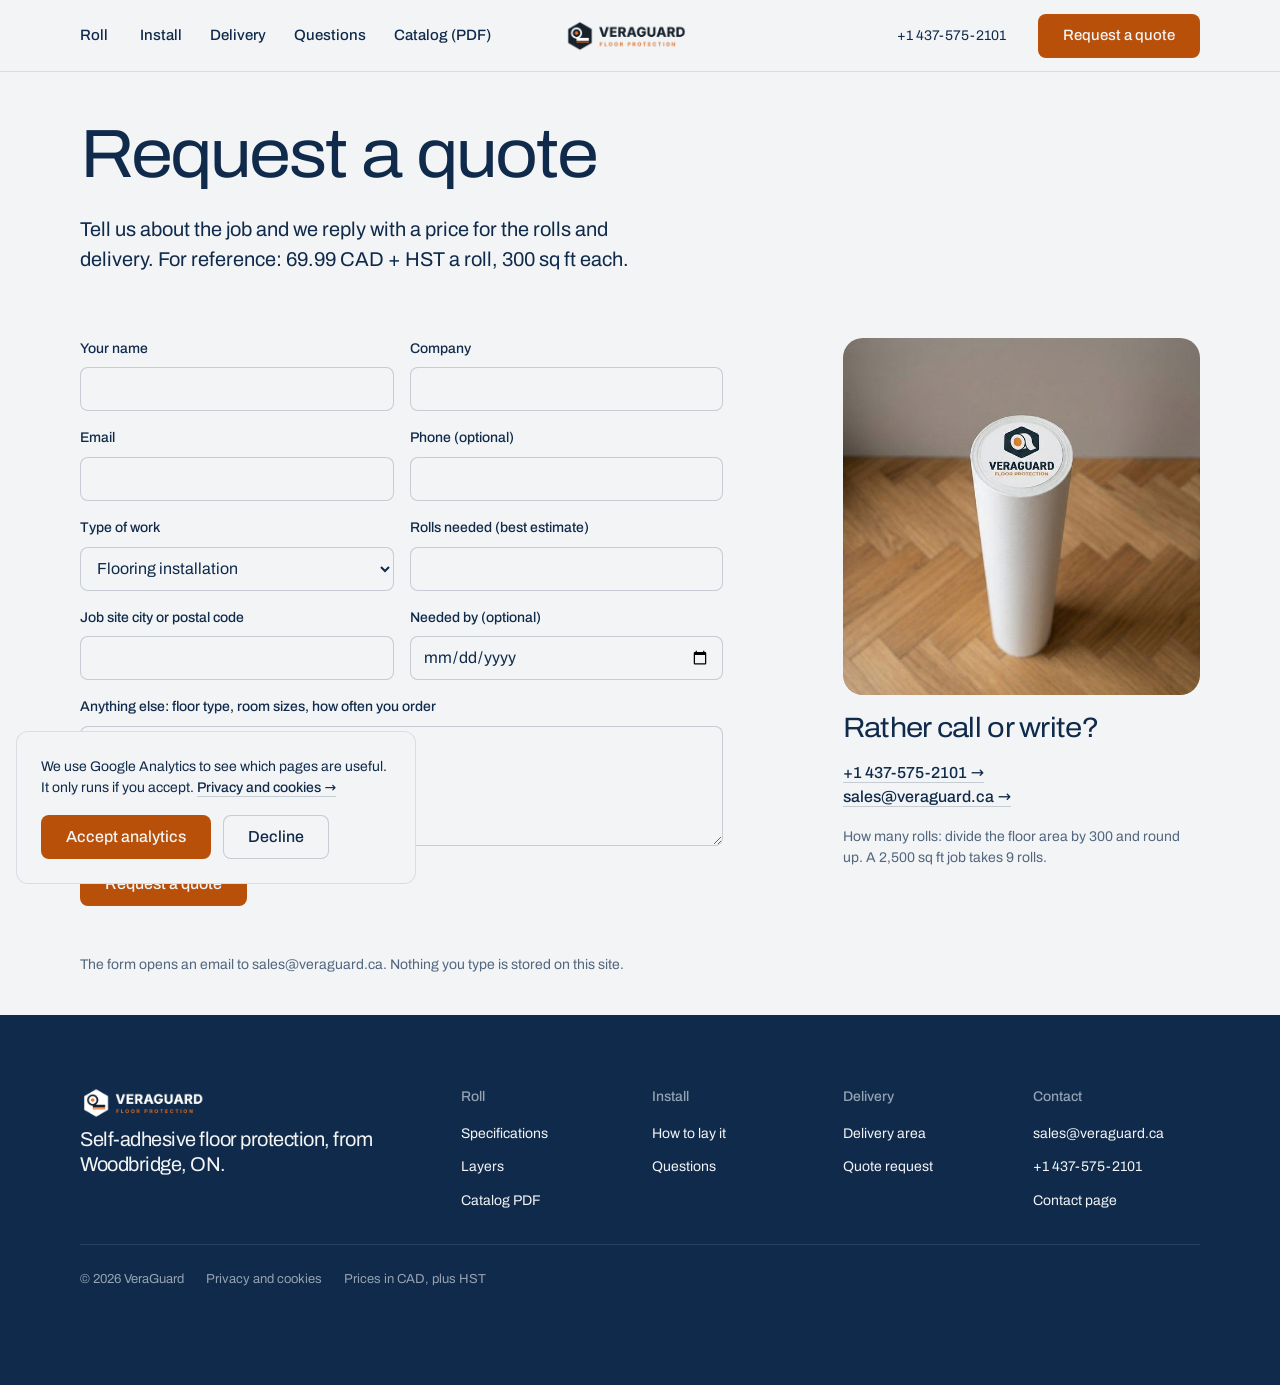
<file: quote.html>
<!doctype html>
<html lang="en" data-type="product" data-radius="soft" data-buttons="solid" data-motion>
<head>
<meta charset="utf-8">
<meta name="viewport" content="width=device-width, initial-scale=1, viewport-fit=cover">
<meta http-equiv="Content-Security-Policy" content="default-src 'self'; script-src 'self' https://www.googletagmanager.com; connect-src 'self' https://*.google-analytics.com https://*.analytics.google.com https://*.googletagmanager.com; img-src 'self' data: https://*.google-analytics.com https://*.googletagmanager.com; style-src 'self' 'unsafe-inline'; base-uri 'none'; object-src 'none'">
<meta name="referrer" content="strict-origin-when-cross-origin">
<title>Request a VeraGuard quote</title>
<meta name="description" content="Send the job size and site and VeraGuard replies with a quote for floor protection rolls and delivery. 69.99 CAD + HST per 300 sq ft roll.">
<link rel="canonical" href="https://veraguard.ca/quote.html">
<meta property="og:type" content="website">
<meta property="og:site_name" content="VeraGuard">
<meta property="og:locale" content="en_CA">
<meta property="og:title" content="Request a VeraGuard quote">
<meta property="og:description" content="Send the job size and site and VeraGuard replies with a quote for floor protection rolls and delivery. 69.99 CAD + HST per 300 sq ft roll.">
<meta property="og:url" content="https://veraguard.ca/quote.html">
<meta property="og:image" content="https://veraguard.ca/assets/img/room-covered.jpg">
<meta name="twitter:card" content="summary_large_image">
<meta name="theme-color" content="#f3f4f6">
<meta name="site-kind" content="other">
<meta name="page-type" content="product">
<link rel="icon" type="image/png" href="assets/img/favicon-64.png">
<link rel="apple-touch-icon" href="assets/img/apple-touch-icon.png">
<link rel="preload" href="assets/fonts/archivo-latin.woff2" as="font" type="font/woff2" crossorigin>
<link rel="stylesheet" href="assets/system.css">
<link rel="stylesheet" href="assets/ui/cards.css">
<link rel="stylesheet" href="assets/motion/motion.css">
<link rel="stylesheet" href="assets/layout/layout.css">
<link rel="stylesheet" href="assets/vg.css">
<script src="assets/boot.js"></script>
<style>
  main > .section.page-head { --h: auto; height: auto; min-height: 0; padding-top: calc(var(--nav) + var(--s-7)); padding-bottom: var(--s-5); }
  .page-head h1 { font: var(--display-weight) clamp(40px, 4.4vw + 12px, 72px)/1.02 var(--font-display); letter-spacing: var(--display-tracking-xl); font-stretch: var(--display-stretch, 100%); margin: 0 0 var(--s-5); max-width: 18ch; }
  .page-head .t-lead { max-width: 52ch; }
  main > .section.flow { height: auto; min-height: 0; padding-block: 40px; }
  .flow + .flow { padding-top: 0; }
  .flow.ground-inverse, .flow.ground-surface { padding-block: 56px; }
  .flow.ground-inverse + .flow, .flow.ground-surface + .flow { padding-top: 56px; }
  .flow h2 { margin-bottom: var(--s-5); }
  .flow p + p { margin-top: var(--s-4); }
  .stack-6 > * + * { margin-top: var(--s-6); }
  .note { border-left: 3px solid var(--action); padding: var(--s-2) 0 var(--s-2) var(--s-5); }
  .trades { display: flex; flex-wrap: wrap; gap: var(--s-3); padding: 0; margin: 0; list-style: none; }
  .trades li { padding: var(--s-2) var(--s-4); border: 1px solid var(--line); border-radius: 999px; font-size: var(--t-small); }
  .steps-list { counter-reset: s; list-style: none; padding: 0; margin: 0; }
  .steps-list li { display: grid; grid-template-columns: 48px 1fr; gap: var(--s-2) var(--s-4); padding-block: var(--s-5); border-bottom: 1px solid var(--line); }
  .steps-list li:first-child { padding-top: 0; }
  .steps-list .step-num { grid-row: span 2; }
  .steps-list h2 { font: 500 var(--t-lead)/1.3 var(--font-text); letter-spacing: 0; margin: 0; }
  .steps-list p { margin: 0; }
  .photos3 { display: grid; grid-template-columns: repeat(3, minmax(0, 1fr)); gap: var(--s-5); }
  @media (max-width: 639px) { .photos3 { grid-template-columns: 1fr; } main > .section.page-head { padding-top: calc(var(--nav) + var(--s-6)); } }

  .field textarea { min-height: 120px; padding: var(--s-3) var(--s-4); font: inherit; border: 1px solid var(--line-strong); border-radius: var(--r-sm); background: var(--bg); color: var(--ink); }
  @media (max-width: 639px) { .form { grid-template-columns: 1fr; } }
</style>
</head>
<body>
<header class="nav nav--split">
  <div class="wrap nav__bar">
    <a class="skip-link" href="#top">Skip to content</a>
    <nav class="nav__links" aria-label="Main">
      <div class="nav__item">
        <a class="nav__link" href="index.html#roll">Roll <svg class="chev" viewBox="0 0 12 12" aria-hidden="true"><path d="M3 4.5l3 3 3-3" fill="none" stroke="currentColor" stroke-width="1.5" stroke-linecap="round" stroke-linejoin="round"/></svg></a>
        <div class="nav__menu">
          <div class="wrap grid">
            <a class="menu-card span-3" href="index.html#roll">
              <div class="panel"><img class="frame__img" src="assets/img/roll-core-label.jpg" width="640" height="640" alt="A VeraGuard roll standing on end on a herringbone floor" loading="lazy"></div>
              <span class="t-card">The roll</span>
              <span class="t-small muted">69.99 CAD + HST, 300 sq ft</span>
            </a>
            <a class="menu-card span-3" href="index.html#layers">
              <div class="panel"><img class="frame__img" src="assets/img/roll-end.jpg" width="640" height="640" alt="The end of a VeraGuard roll showing its wound layers" loading="lazy"></div>
              <span class="t-card">Three layers</span>
              <span class="t-small muted">Film, felt, adhesive backing</span>
            </a>
            <a class="menu-card span-3" href="assets/VeraGuard-Catalog.pdf">
              <div class="panel"><img class="frame__img" src="assets/img/catalog-cover.jpg" width="765" height="990" alt="The cover of the VeraGuard catalog" loading="lazy"></div>
              <span class="t-card">Catalog</span>
              <span class="t-small muted">Specs on one page, PDF</span>
            </a>
          </div>
        </div>
      </div>
      <div class="nav__item"><a class="nav__link" href="how-it-works.html">Install</a></div>
      <div class="nav__item"><a class="nav__link" href="where-we-deliver.html">Delivery</a></div>
      <div class="nav__item"><a class="nav__link" href="index.html#faq">Questions</a></div>
      <div class="nav__item"><a class="nav__link" href="assets/VeraGuard-Catalog.pdf" download>Catalog (PDF)</a></div>
    </nav>
    <a class="nav__logo" href="#top"><img src="assets/img/logo-320.png" alt="VeraGuard floor protection" width="152" height="32"></a>
    <div class="nav__actions">
      <a class="nav__phone" href="tel:+14375752101">+1 437-575-2101</a>
      <a class="btn btn--primary" href="quote.html">Request a quote</a>
    </div>
    <button class="nav__toggle" type="button" aria-expanded="false" aria-label="Menu">
      <svg width="18" height="18" viewBox="0 0 18 18" aria-hidden="true"><path d="M2 5h14M2 13h14" stroke="currentColor" stroke-width="1.6" stroke-linecap="round"/></svg>
    </button>
  </div>
</header>

<main id="top">
  <section class="section page-head" data-enter aria-labelledby="page-h">
    <div class="wrap">
      <h1 id="page-h">Request a quote</h1>
      <p class="t-lead">Tell us about the job and we reply with a price for the rolls and delivery. For reference: 69.99 CAD + HST a roll, 300 sq ft each.</p>
    </div>
  </section>

  <section class="section flow" id="form" aria-labelledby="form-h">
    <div class="wrap">
      <div class="grid grid--top">
        <div class="span-7">
          <h2 id="form-h" class="sr-only">Quote request form</h2>
          <form class="form" id="quote-form" action="mailto:sales@veraguard.ca?subject=Quote%20request" method="post" enctype="text/plain" novalidate>
            <div class="field"><label for="q-name">Your name</label>
              <input id="q-name" name="name" type="text" autocomplete="name" required aria-describedby="q-name-err">
              <p class="field__error" id="q-name-err" hidden>Write your name so we know who to reply to.</p></div>
            <div class="field"><label for="q-company">Company</label>
              <input id="q-company" name="company" type="text" autocomplete="organization"></div>
            <div class="field"><label for="q-email">Email</label>
              <input id="q-email" name="email" type="email" autocomplete="email" inputmode="email" required aria-describedby="q-email-err">
              <p class="field__error" id="q-email-err" hidden>Write an email address with an @, like name@company.ca.</p></div>
            <div class="field"><label for="q-phone">Phone (optional)</label>
              <input id="q-phone" name="phone" type="tel" autocomplete="tel"></div>
            <div class="field"><label for="q-work">Type of work</label>
              <select id="q-work" name="work">
                <option value="Flooring installation">Flooring installation</option>
                <option value="Renovation">Renovation</option>
                <option value="Painting">Painting</option>
                <option value="Other">Other</option>
              </select></div>
            <div class="field"><label for="q-rolls">Rolls needed (best estimate)</label>
              <input id="q-rolls" name="rolls" type="text" inputmode="numeric" autocomplete="off"></div>
            <div class="field"><label for="q-site">Job site city or postal code</label>
              <input id="q-site" name="site" type="text" autocomplete="postal-code"></div>
            <div class="field"><label for="q-date">Needed by (optional)</label>
              <input id="q-date" name="date" type="date"></div>
            <div class="field field--full"><label for="q-msg">Anything else: floor type, room sizes, how often you order</label>
              <textarea id="q-msg" name="message" rows="4"></textarea></div>
            <div class="btn-row"><button class="btn btn--primary" type="submit">Request a quote</button></div>
            <p class="form__status" role="status" data-form-status></p>
            <p class="t-small muted" id="form-done" hidden>Your email app should now open with the request filled in. Press send there to finish. If nothing opens, email <a class="link" href="mailto:sales@veraguard.ca">sales@veraguard.ca</a> with the same details.</p>
            <p class="t-small muted">The form opens an email to sales@veraguard.ca. Nothing you type is stored on this site.</p>
          </form>
        </div>
        <aside class="span-4 start-9 stack-4">
          <figure class="frame frame--photo frame--square"><img class="frame__img" src="assets/img/roll-core-label.jpg" width="640" height="640" alt="A VeraGuard roll standing on end, its label on the core" loading="lazy"></figure>
          <h3>Rather call or write?</h3>
          <p><a class="link" href="tel:+14375752101">+1 437-575-2101</a><br><a class="link" href="mailto:sales@veraguard.ca">sales@veraguard.ca</a></p>
          <p class="t-small muted">How many rolls: divide the floor area by 300 and round up. A 2,500 sq ft job takes 9 rolls.</p>
        </aside>
      </div>
    </div>
  </section>

</main>

<footer class="footer closing footer--dark ground-inverse" id="contact" aria-labelledby="close-h">
  <div class="wrap">
    <div class="closing__links">
      <div class="grid">
        <div class="span-4 stack-4">
          <a class="nav__logo" href="index.html"><img class="footer__logo" src="assets/img/logo-white-360.png" alt="VeraGuard floor protection" width="171" height="36" loading="lazy"></a>
          <p class="footer__lede">Self-adhesive floor protection, from Woodbridge, ON.</p>
        </div>
        <div class="span-2 footer__col"><h3>Roll</h3><ul><li><a href="products.html">Specifications</a></li><li><a href="index.html#layers">Layers</a></li><li><a href="assets/VeraGuard-Catalog.pdf">Catalog PDF</a></li></ul></div>
        <div class="span-2 footer__col"><h3>Install</h3><ul><li><a href="how-it-works.html">How to lay it</a></li><li><a href="index.html#faq">Questions</a></li></ul></div>
        <div class="span-2 footer__col"><h3>Delivery</h3><ul><li><a href="where-we-deliver.html">Delivery area</a></li><li><a href="quote.html">Quote request</a></li></ul></div>
        <div class="span-2 footer__col"><h3>Contact</h3><ul><li><a href="mailto:sales@veraguard.ca">sales@veraguard.ca</a></li><li><a href="tel:+14375752101">+1 437-575-2101</a></li><li><a href="contact.html">Contact page</a></li></ul></div>
      </div>
      <div class="footer__legal">
        <span>&copy; 2026 VeraGuard &nbsp; <a href="privacy.html">Privacy and cookies</a> &nbsp; Prices in CAD, plus HST</span>
        <div class="socials"></div>
      </div>
      <div class="consent ground-base" id="consent" role="region" aria-label="Cookie notice" hidden>
        <p>We use Google Analytics to see which pages are useful. It only runs if you accept. <a class="link" href="privacy.html">Privacy and cookies</a></p>
        <div class="btn-row">
          <button class="btn btn--primary" id="consent-yes" type="button">Accept analytics</button>
          <button class="btn btn--secondary" id="consent-no" type="button">Decline</button>
        </div>
      </div>
    </div>
  </div>
</footer>

<nav class="actionbar" aria-label="Quick actions">
  <a class="btn btn--primary" href="quote.html">Request a quote</a>
</nav>

<script type="module" src="assets/system.js"></script>
<script type="module" src="assets/motion/motion.js"></script>
<script type="module" src="assets/layout/layout.js"></script>
<script src="assets/site.js" defer></script>
</body>
</html>
</file>
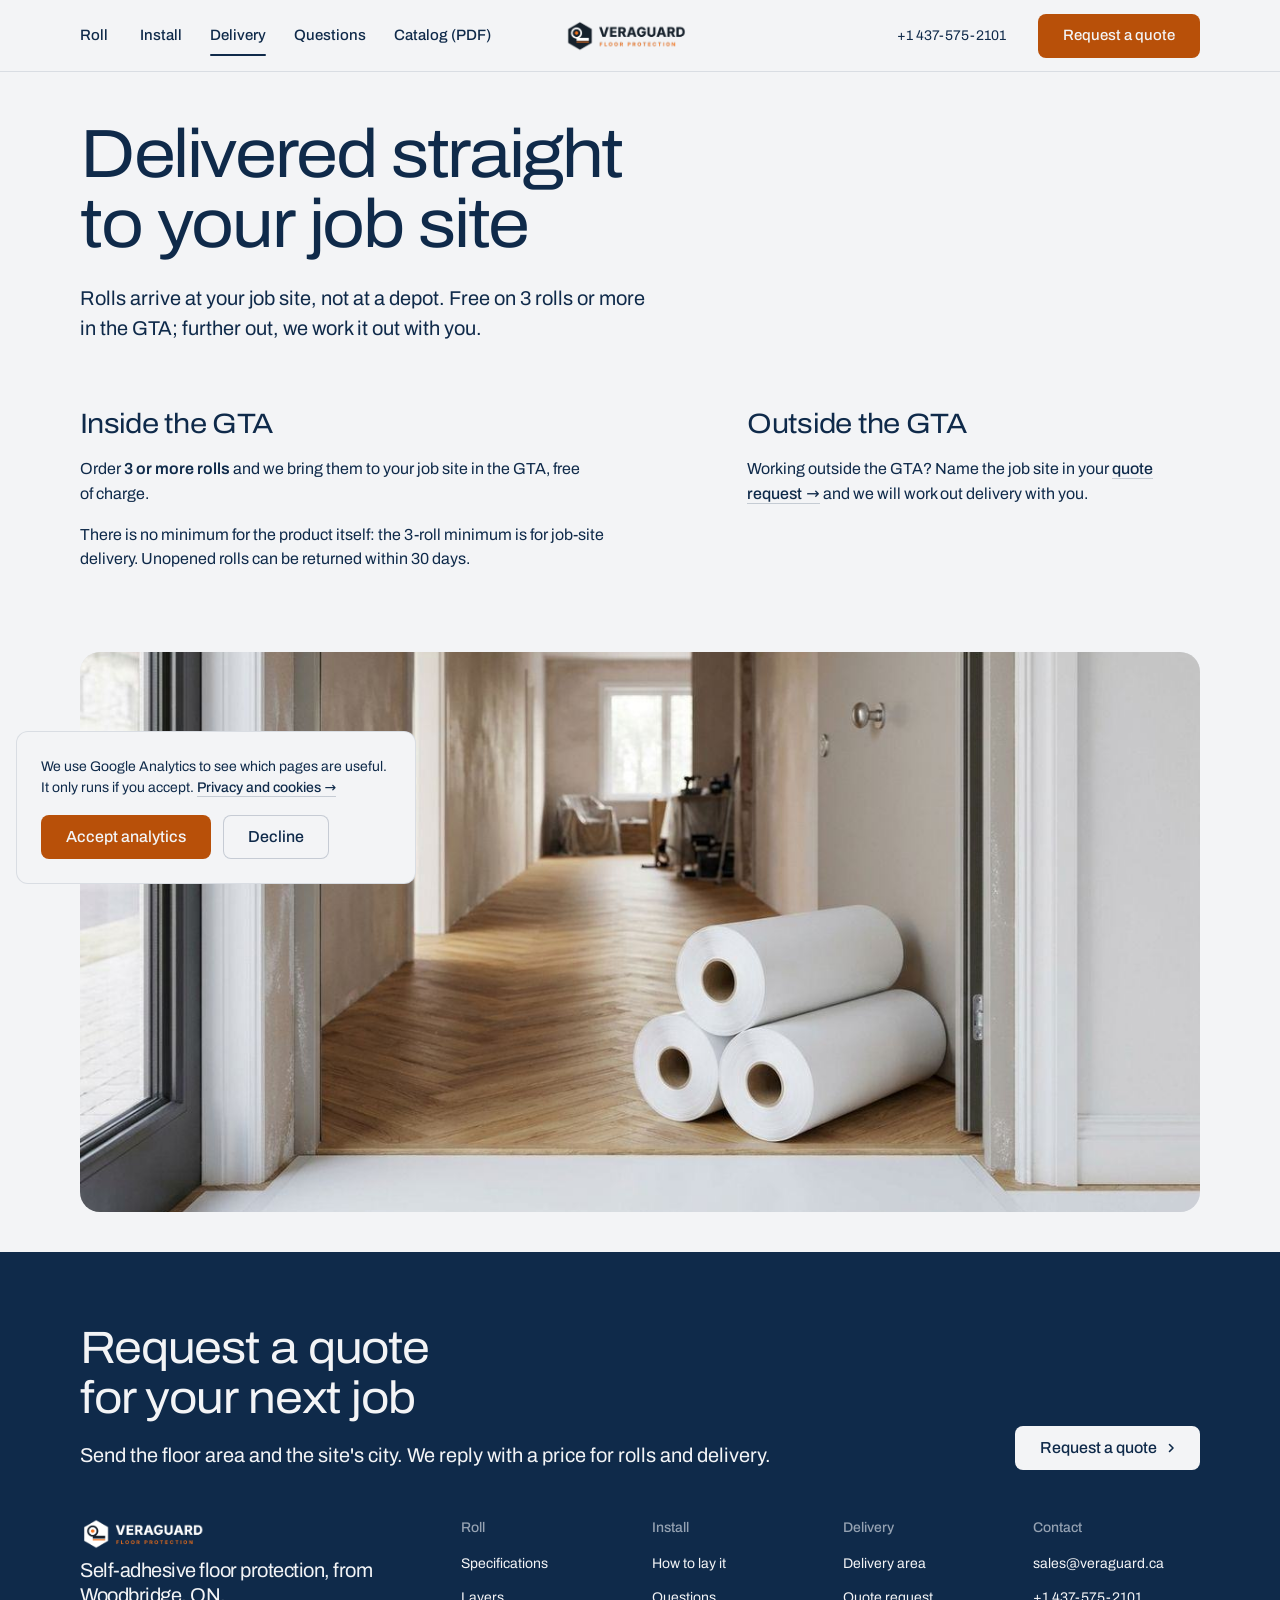
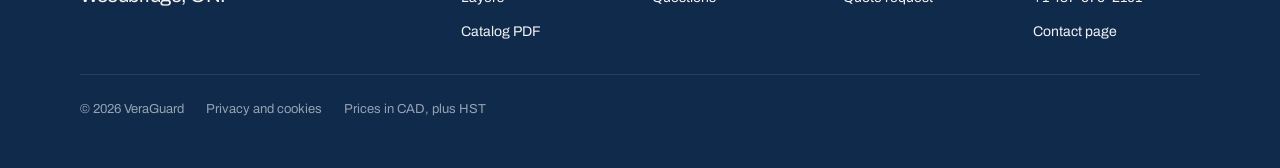
<file: where-we-deliver.html>
<!doctype html>
<html lang="en" data-type="product" data-radius="soft" data-buttons="solid" data-motion>
<head>
<meta charset="utf-8">
<meta name="viewport" content="width=device-width, initial-scale=1, viewport-fit=cover">
<meta http-equiv="Content-Security-Policy" content="default-src 'self'; script-src 'self' https://www.googletagmanager.com; connect-src 'self' https://*.google-analytics.com https://*.analytics.google.com https://*.googletagmanager.com; img-src 'self' data: https://*.google-analytics.com https://*.googletagmanager.com; style-src 'self' 'unsafe-inline'; base-uri 'none'; object-src 'none'">
<meta name="referrer" content="strict-origin-when-cross-origin">
<title>VeraGuard delivery: straight to your job site</title>
<meta name="description" content="Free job-site delivery on 3 or more VeraGuard rolls in the GTA. Further out on request.">
<link rel="canonical" href="https://veraguard.ca/where-we-deliver.html">
<meta property="og:type" content="website">
<meta property="og:site_name" content="VeraGuard">
<meta property="og:locale" content="en_CA">
<meta property="og:title" content="VeraGuard delivery: straight to your job site">
<meta property="og:description" content="Free job-site delivery on 3 or more VeraGuard rolls in the GTA. Further out on request.">
<meta property="og:url" content="https://veraguard.ca/where-we-deliver.html">
<meta property="og:image" content="https://veraguard.ca/assets/img/room-covered.jpg">
<meta name="twitter:card" content="summary_large_image">
<meta name="theme-color" content="#f3f4f6">
<meta name="site-kind" content="other">
<meta name="page-type" content="product">
<link rel="icon" type="image/png" href="assets/img/favicon-64.png">
<link rel="apple-touch-icon" href="assets/img/apple-touch-icon.png">
<link rel="preload" href="assets/fonts/archivo-latin.woff2" as="font" type="font/woff2" crossorigin>
<link rel="stylesheet" href="assets/system.css">
<link rel="stylesheet" href="assets/ui/cards.css">
<link rel="stylesheet" href="assets/motion/motion.css">
<link rel="stylesheet" href="assets/layout/layout.css">
<link rel="stylesheet" href="assets/vg.css">
<script src="assets/boot.js"></script>
<style>
  main > .section.page-head { --h: auto; height: auto; min-height: 0; padding-top: calc(var(--nav) + var(--s-7)); padding-bottom: var(--s-5); }
  .page-head h1 { font: var(--display-weight) clamp(40px, 4.4vw + 12px, 72px)/1.02 var(--font-display); letter-spacing: var(--display-tracking-xl); font-stretch: var(--display-stretch, 100%); margin: 0 0 var(--s-5); max-width: 18ch; }
  .page-head .t-lead { max-width: 52ch; }
  main > .section.flow { height: auto; min-height: 0; padding-block: 40px; }
  .flow + .flow { padding-top: 0; }
  .flow.ground-inverse, .flow.ground-surface { padding-block: 56px; }
  .flow.ground-inverse + .flow, .flow.ground-surface + .flow { padding-top: 56px; }
  .flow h2 { margin-bottom: var(--s-5); }
  .flow p + p { margin-top: var(--s-4); }
  .stack-6 > * + * { margin-top: var(--s-6); }
  .note { border-left: 3px solid var(--action); padding: var(--s-2) 0 var(--s-2) var(--s-5); }
  .trades { display: flex; flex-wrap: wrap; gap: var(--s-3); padding: 0; margin: 0; list-style: none; }
  .trades li { padding: var(--s-2) var(--s-4); border: 1px solid var(--line); border-radius: 999px; font-size: var(--t-small); }
  .steps-list { counter-reset: s; list-style: none; padding: 0; margin: 0; }
  .steps-list li { display: grid; grid-template-columns: 48px 1fr; gap: var(--s-2) var(--s-4); padding-block: var(--s-5); border-bottom: 1px solid var(--line); }
  .steps-list li:first-child { padding-top: 0; }
  .steps-list .step-num { grid-row: span 2; }
  .steps-list h2 { font: 500 var(--t-lead)/1.3 var(--font-text); letter-spacing: 0; margin: 0; }
  .steps-list p { margin: 0; }
  .photos3 { display: grid; grid-template-columns: repeat(3, minmax(0, 1fr)); gap: var(--s-5); }
  @media (max-width: 639px) { .photos3 { grid-template-columns: 1fr; } main > .section.page-head { padding-top: calc(var(--nav) + var(--s-6)); } }
</style>
</head>
<body>
<header class="nav nav--split">
  <div class="wrap nav__bar">
    <a class="skip-link" href="#top">Skip to content</a>
    <nav class="nav__links" aria-label="Main">
      <div class="nav__item">
        <a class="nav__link" href="index.html#roll">Roll <svg class="chev" viewBox="0 0 12 12" aria-hidden="true"><path d="M3 4.5l3 3 3-3" fill="none" stroke="currentColor" stroke-width="1.5" stroke-linecap="round" stroke-linejoin="round"/></svg></a>
        <div class="nav__menu">
          <div class="wrap grid">
            <a class="menu-card span-3" href="index.html#roll">
              <div class="panel"><img class="frame__img" src="assets/img/roll-core-label.jpg" width="640" height="640" alt="A VeraGuard roll standing on end on a herringbone floor" loading="lazy"></div>
              <span class="t-card">The roll</span>
              <span class="t-small muted">69.99 CAD + HST, 300 sq ft</span>
            </a>
            <a class="menu-card span-3" href="index.html#layers">
              <div class="panel"><img class="frame__img" src="assets/img/roll-end.jpg" width="640" height="640" alt="The end of a VeraGuard roll showing its wound layers" loading="lazy"></div>
              <span class="t-card">Three layers</span>
              <span class="t-small muted">Film, felt, adhesive backing</span>
            </a>
            <a class="menu-card span-3" href="assets/VeraGuard-Catalog.pdf">
              <div class="panel"><img class="frame__img" src="assets/img/catalog-cover.jpg" width="765" height="990" alt="The cover of the VeraGuard catalog" loading="lazy"></div>
              <span class="t-card">Catalog</span>
              <span class="t-small muted">Specs on one page, PDF</span>
            </a>
          </div>
        </div>
      </div>
      <div class="nav__item"><a class="nav__link" href="how-it-works.html">Install</a></div>
      <div class="nav__item"><a class="nav__link" href="where-we-deliver.html" aria-current="page">Delivery</a></div>
      <div class="nav__item"><a class="nav__link" href="index.html#faq">Questions</a></div>
      <div class="nav__item"><a class="nav__link" href="assets/VeraGuard-Catalog.pdf" download>Catalog (PDF)</a></div>
    </nav>
    <a class="nav__logo" href="#top"><img src="assets/img/logo-320.png" alt="VeraGuard floor protection" width="152" height="32"></a>
    <div class="nav__actions">
      <a class="nav__phone" href="tel:+14375752101">+1 437-575-2101</a>
      <a class="btn btn--primary" href="quote.html">Request a quote</a>
    </div>
    <button class="nav__toggle" type="button" aria-expanded="false" aria-label="Menu">
      <svg width="18" height="18" viewBox="0 0 18 18" aria-hidden="true"><path d="M2 5h14M2 13h14" stroke="currentColor" stroke-width="1.6" stroke-linecap="round"/></svg>
    </button>
  </div>
</header>

<main id="top">
  <section class="section page-head" data-enter aria-labelledby="page-h">
    <div class="wrap">
      <h1 id="page-h">Delivered straight to your job site</h1>
      <p class="t-lead">Rolls arrive at your job site, not at a depot. Free on 3 rolls or more in the GTA; further out, we work it out with you.</p>
    </div>
  </section>

  <section class="section flow" id="rules" aria-labelledby="rules-h">
    <div class="wrap">
      <h2 id="rules-h" class="sr-only">Delivery terms</h2>
      <div class="grid grid--top">
        <div class="span-6 stack-4">
          <h3>Inside the GTA</h3>
          <p>Order <strong>3 or more rolls</strong> and we bring them to your job site in the GTA, free of charge.</p>
          <p>There is no minimum for the product itself: the 3-roll minimum is for job-site delivery. Unopened rolls can be returned within 30 days.</p>
        </div>
        <div class="span-5 start-8 stack-4">
          <h3>Outside the GTA</h3>
          <p>Working outside the GTA? Name the job site in your <a class="link" href="quote.html">quote request</a> and we will work out delivery with you.</p>
        </div>
      </div>
    </div>
  </section>

  <section class="section flow" id="photo" aria-label="Rolls at a job site">
    <div class="wrap">
      <figure class="frame frame--photo" style="--ratio: 50%">
        <img class="frame__img" src="assets/img/delivery-rolls.jpg" width="1200" height="670" alt="Three white VeraGuard rolls stacked inside the front door of a house under renovation" loading="lazy" style="object-position: 60% 60%">
      </figure>
    </div>
  </section>


</main>

<footer class="footer closing footer--dark ground-inverse" id="contact" aria-labelledby="close-h">
  <div class="wrap">
    <div class="closing__cta close--word">
      <div class="section-head--split">
        <div><h2 id="close-h">Request a quote for your next job</h2><p class="t-lead">Send the floor area and the site's city. We reply with a price for rolls and delivery.</p></div>
        <a class="btn btn--primary" href="quote.html">Request a quote<svg class="m-arrow" viewBox="0 0 12 12" aria-hidden="true"><path class="m-arrow__stem" d="M1 6h8"/><path class="m-arrow__head" d="M4.5 2.5 8 6l-3.5 3.5"/></svg></a>
      </div>
    </div>
    <div class="closing__links">
      <div class="grid">
        <div class="span-4 stack-4">
          <a class="nav__logo" href="index.html"><img class="footer__logo" src="assets/img/logo-white-360.png" alt="VeraGuard floor protection" width="171" height="36" loading="lazy"></a>
          <p class="footer__lede">Self-adhesive floor protection, from Woodbridge, ON.</p>
        </div>
        <div class="span-2 footer__col"><h3>Roll</h3><ul><li><a href="products.html">Specifications</a></li><li><a href="index.html#layers">Layers</a></li><li><a href="assets/VeraGuard-Catalog.pdf">Catalog PDF</a></li></ul></div>
        <div class="span-2 footer__col"><h3>Install</h3><ul><li><a href="how-it-works.html">How to lay it</a></li><li><a href="index.html#faq">Questions</a></li></ul></div>
        <div class="span-2 footer__col"><h3>Delivery</h3><ul><li><a href="where-we-deliver.html">Delivery area</a></li><li><a href="quote.html">Quote request</a></li></ul></div>
        <div class="span-2 footer__col"><h3>Contact</h3><ul><li><a href="mailto:sales@veraguard.ca">sales@veraguard.ca</a></li><li><a href="tel:+14375752101">+1 437-575-2101</a></li><li><a href="contact.html">Contact page</a></li></ul></div>
      </div>
      <div class="footer__legal">
        <span>&copy; 2026 VeraGuard &nbsp; <a href="privacy.html">Privacy and cookies</a> &nbsp; Prices in CAD, plus HST</span>
        <div class="socials"></div>
      </div>
      <div class="consent ground-base" id="consent" role="region" aria-label="Cookie notice" hidden>
        <p>We use Google Analytics to see which pages are useful. It only runs if you accept. <a class="link" href="privacy.html">Privacy and cookies</a></p>
        <div class="btn-row">
          <button class="btn btn--primary" id="consent-yes" type="button">Accept analytics</button>
          <button class="btn btn--secondary" id="consent-no" type="button">Decline</button>
        </div>
      </div>
    </div>
  </div>
</footer>

<nav class="actionbar" aria-label="Quick actions">
  <a class="btn btn--primary" href="quote.html">Request a quote</a>
</nav>

<script type="module" src="assets/system.js"></script>
<script type="module" src="assets/motion/motion.js"></script>
<script type="module" src="assets/layout/layout.js"></script>
<script src="assets/site.js" defer></script>
</body>
</html>
</file>
<file: assets/system.css>
/*
  taste-skill system.css - the one system for the page. Link it first, then assets/ui/cards.css (the
  feature card, its panel and the fragment placements), then set the palette (--p-*), the fonts and
  the radius set on :root in the page (node scripts/start.mjs prints that block).
  Do not add a second grid, spacing scale, type scale, radius scale, button or card style.
*/

/* ---------------------------------------------------------------- tokens */
:root {
  /* palette (hex only; fx.js reads --bg --surface --ink --muted --accent --accent-ink) */
  --p-bg: #ffffff;
  --p-surface: #f4f4f4;
  --p-ink: #111111;
  --p-muted: #6b6b6b;
  --p-accent: #1a4be0;
  --p-accent-ink: #ffffff;
  --p-action: #1a4be0;      /* buttons, links, focus: the accent, or the ink when the accent is too pale */
  --p-action-ink: #ffffff;
  --p-inv-bg: #111111;
  --p-inv-surface: #1c1c1c;
  --p-inv-ink: #f4f4f4;
  --p-inv-muted: #a3a3a3;
  --p-inv-accent: #ffffff;
  --p-inv-accent-ink: #111111;
  --p-inv-action: #ffffff;
  --p-inv-action-ink: #111111;
  /* the lit ground behind UI and in the closing band (references/cards.md), one per page, tech pages only
     (none on kind other, which is flat): <html data-ground="sand|sky|sage|painting">. system.js gives it to every ground
     that holds UI, on light and dark pages alike; --hue on one panel changes only its accent */
  --ground-bg: #d9ccb7; --ground-surface: #e9e0d2; --ground-ink: #2a2622; --ground-muted: #5a534a; --ground-accent: #a8794a;

  /* fonts */
  --font-display: system-ui, -apple-system, "Segoe UI", sans-serif;
  --font-text: system-ui, -apple-system, "Segoe UI", sans-serif;
  --font-mono: ui-monospace, "SFMono-Regular", Menlo, Consolas, monospace;
  --display-weight: 400;    /* headlines 400; 500 on a tech page (software, gaming, hardware) */
  --display-tracking: -0.025em;

  /* the page rhythm (references/layout-v4.md): one section per screen. The header is fixed and
     --nav tall; every section is padded --padt above and --padb (plus the phone action bar, --bar)
     below, and is exactly one or two screens tall (--h: 1 or 2; --hm on a phone). The hero's words
     start --hgap under the header and its content ends --hpadb above the fold. */
  --nav: 72px;
  --padt: 120px;
  --padb: 72px;
  --hgap: 48px;
  --hpadb: 64px;
  --bar: 0px;
  /* grid: one .wrap (alias .container) for the header, every section and the footer, the same
     --gut on both sides: 1280 wide at x 80-1360 at 1440, 342 at x 24-366 at 390 */
  --container: 1280px;
  --gut: 80px;
  --pad: var(--gut);
  --gutter: 24px;

  /* spacing: 4/8 scale */
  --s-1: 4px;  --s-2: 8px;  --s-3: 12px; --s-4: 16px; --s-5: 24px;
  --s-6: 32px; --s-7: 48px; --s-8: 64px; --s-9: 96px; --s-10: 128px;
  --section: 40px;      /* only a .section outside main (the kit's demo pages); every main > section and
                           footer.closing take --padt and --padb */
  --section-band: 56px; /* the same for an older footer outside footer.closing */
  --head-gap: 48px;     /* the one heading-to-content gap, 32 on a phone (layout.css reads it as --ly-head-gap) */
  --card-pad: 16px;     /* card padding (cards.css sets its own for cards with a panel) */
  --card-gap: 16px;     /* gap between cards */

  /* type scale (the only sizes on the page) */
  --t-label: 13px;
  --t-small: 14px;
  --t-body: 16px;
  --t-lead: 18px;
  --t-card: 18px;
  --t-h3: 24px;
  /* straight lines from the phone size at 390 to the desktop size at 1440 (system.md's table) */
  --t-h2: clamp(30px, 1.72vw + 23.3px, 48px);
  --t-h1: clamp(38px, 3.24vw + 25.4px, 72px);
  /* a big number stays a step under the h2 (VI-11): 38 at 1440, 28 at 390, so it never reads as a
     section heading; a stats row and a price set their own, smaller still */
  --t-stat: clamp(28px, .952vw + 24.29px, 38px);

  /* radius: one scale (soft by default; data-radius on <html> switches it) */
  --r-sm: 8px;  --r-md: 12px; --r-lg: 20px; --r-btn: 8px;

  /* controls (fixed here; a page never adds its own) */
  --btn-h: 44px;
  --btn-h-sm: 36px;
  --nav-h: var(--nav);  /* the older name, kept for the kit's files */
  --icon: 16px;         /* small icons: socials, menu chevrons, mono brand marks */

  /* motion: the one UI ease-out (motion.css --m-ease and ui/base.css --u-ease read it; references/motion.md) */
  --ease: cubic-bezier(.2, .8, .2, 1);
  --dur: 180ms;
}
html[data-radius="sharp"] { --r-sm: 4px; --r-md: 6px;  --r-lg: 8px;  --r-btn: 4px; }
html[data-radius="soft"]  { --r-sm: 8px; --r-md: 12px; --r-lg: 20px; --r-btn: 8px; }
html[data-radius="round"] { --r-sm: 10px; --r-md: 16px; --r-lg: 24px; --r-btn: 999px; }
/* the four lit grounds (references/cards.md); sand is the default above. painting goes with
   painterly-landscape (x.ai's daylight sky over olive hills) */
html[data-ground="sky"]      { --ground-bg: #c6d3df; --ground-surface: #d6e0e9; --ground-ink: #25303a; --ground-muted: #4d5964; --ground-accent: #3f6a92; }
html[data-ground="sage"]     { --ground-bg: #cdd6c6; --ground-surface: #dce3d6; --ground-ink: #262d24; --ground-muted: #535b51; --ground-accent: #6c8e63; }
html[data-ground="painting"] { --ground-bg: #79a8d6; --ground-surface: #a6c4e2; --ground-ink: #16212c; --ground-muted: #273949; --ground-accent: #9c9b3c; }
/* cards.css takes its card and panel radii from this scale */
html[data-radius] .card { --c-r: var(--r-lg); }
html[data-radius] .panel { --p-r: var(--r-md); }

/* a phone: the header 56, the sections padded 96 / 48, the hero's words 40 under the header and its
   content ending 24 above the fold, 24 at both sides, 12 between columns */
@media (max-width: 639px) {
  :root { --nav: 56px; --padt: 96px; --padb: 48px; --hgap: 40px; --hpadb: 24px; --gut: 24px; --gutter: 12px; --card-gap: 12px; --head-gap: 32px; }
}
@media (min-width: 640px) {
  :root { --gut: 48px; --section: 48px; --section-band: 72px; --card-pad: 24px; }
}
@media (min-width: 1024px) {
  :root { --gut: 80px; --section: 56px; --section-band: 96px; --card-gap: 24px;
          --t-lead: 20px; --t-card: 20px; --t-h3: 28px; }
  /* a place (and a local service): the 1200 column at x 120-1320 */
  html[data-type="place"] { --gut: 120px; --container: 1200px; }
}
/* a place (VI-06, ST-96, PH-23): its own smaller type (h1 48/53 and 32/37, h2 32/40 and 24/30, titles
   and the sub-line 20 and 18), the Recipe 3 hero's gap under its photograph (40, 24 on a phone),
   square photographs and cards and 2px buttons, whatever data-radius and data-buttons say */
:root[data-type="place"] {
  --hgap: 40px;
  --t-h1: clamp(32px, 1.524vw + 26.06px, 48px);
  --t-h2: clamp(24px, .762vw + 21px, 32px);
  --t-h3: clamp(20px, .381vw + 18.51px, 24px);
  --r-sm: 2px; --r-md: 0px; --r-lg: 0px; --r-btn: 2px;
}
:root[data-type="place"] :is(h1, .t-h1) { line-height: 1.104; }
:root[data-type="place"] :is(h2, .t-h2) { line-height: 1.25; }
@media (max-width: 639px) {
  :root[data-type="place"] { --hgap: 24px; }
  :root[data-type="place"] :is(h1, .t-h1) { line-height: 1.156; }
}

/* ---------------------------------------------------------------- grounds (at most three) */
:root, .ground-base {
  --bg: var(--p-bg); --surface: var(--p-surface); --ink: var(--p-ink); --muted: var(--p-muted);
  --accent: var(--p-accent); --accent-ink: var(--p-accent-ink); --card: var(--p-surface);
  --action: var(--p-action); --action-ink: var(--p-action-ink);
}
.ground-surface {
  --bg: var(--p-surface); --surface: var(--p-bg); --ink: var(--p-ink); --muted: var(--p-muted);
  --accent: var(--p-accent); --accent-ink: var(--p-accent-ink); --card: var(--p-bg);
  --action: var(--p-action); --action-ink: var(--p-action-ink);
}
.ground-inverse {
  --bg: var(--p-inv-bg); --surface: var(--p-inv-surface); --ink: var(--p-inv-ink); --muted: var(--p-inv-muted);
  --accent: var(--p-inv-accent); --accent-ink: var(--p-inv-accent-ink); --card: var(--p-inv-surface);
  --action: var(--p-inv-action); --action-ink: var(--p-inv-action-ink);
}
:root, .ground-base, .ground-surface, .ground-inverse {
  --line: color-mix(in oklab, var(--ink) 11%, transparent);
  --line-strong: color-mix(in oklab, var(--ink) 20%, transparent);
  /* effects (fx.js) and UI fragments (assets/ui) take the colours of the ground they sit on */
  --fx-bg: var(--bg); --fx-surface: var(--surface); --fx-ink: var(--ink); --fx-muted: var(--muted);
  --fx-accent: var(--accent); --fx-accent-ink: var(--accent-ink);
  --ui-font: var(--font-text); --ui-mono: var(--font-mono); --ui-radius: var(--r-md);
}
.ground-base, .ground-surface, .ground-inverse { background: var(--bg); color: var(--ink); }

/* ---------------------------------------------------------------- base */
*, *::before, *::after { box-sizing: border-box; }
/* an anchor lands on the section's top (the judge's frame): the fixed header covers --nav of its --padt */
html { -webkit-text-size-adjust: 100%; scroll-padding-top: 0; scroll-behavior: auto; margin: 0; }
body {
  margin: 0; background: var(--bg); color: var(--ink);
  font: 400 var(--t-body)/1.55 var(--font-text);
  -webkit-font-smoothing: antialiased; text-rendering: optimizeLegibility; overflow-x: clip;
}
img, svg, video, canvas { display: block; max-width: 100%; }
/* hidden means hidden, also on an img the line above makes a block (a menu tab's photograph, a peek photograph) */
[hidden] { display: none !important; }
img, video { height: auto; }
a { color: inherit; text-decoration: none; }
button { font: inherit; color: inherit; }
h1, h2, h3, h4, p, ul, ol, figure, blockquote { margin: 0; }
ul, ol { padding: 0; list-style: none; }
h1, h2, h3, h4 {
  font-family: var(--font-display); font-weight: var(--display-weight);
  letter-spacing: var(--display-tracking); text-wrap: balance; overflow-wrap: break-word;
  /* a long word (a German compound at 390) breaks at a syllable with a hyphen, in the language of <html lang>;
     only words of 10 letters or more, 4 at least on each side, so a short English heading never breaks */
  hyphens: auto; -webkit-hyphens: auto; hyphenate-limit-chars: 10 4 4;
}
h1, .t-h1 { font-size: var(--t-h1); line-height: 1.04; }
h2, .t-h2 { font-size: var(--t-h2); line-height: 1.1; }
h3, .t-h3 { font-size: var(--t-h3); line-height: 1.2; }
h4, .t-card { font-family: var(--font-text); font-weight: 500; font-size: var(--t-card); line-height: 1.3; letter-spacing: -0.01em; }
p { text-wrap: pretty; }
.t-lead  { font-size: var(--t-lead); line-height: 1.5; }
.t-body  { font-size: var(--t-body); line-height: 1.55; }
.t-small { font-size: var(--t-small); line-height: 1.5; }
.t-label { font-size: var(--t-label); font-weight: 500; line-height: 1.4; letter-spacing: 0.01em; }
.t-stat  { font-family: var(--font-display); font-weight: var(--display-weight); font-size: var(--t-stat);
           line-height: 1; letter-spacing: var(--display-tracking); font-variant-numeric: tabular-nums; }
.muted { color: var(--muted); }
.mono  { font-family: var(--font-mono); }
.measure { max-width: 62ch; }
:focus-visible { outline: 2px solid var(--action); outline-offset: 2px; border-radius: 2px; }
::selection { background: color-mix(in oklab, var(--accent) 30%, transparent); }

/* ---------------------------------------------------------------- grid */
.wrap, .container { width: min(100% - 2 * var(--gut), var(--container)); margin-inline: auto; padding-inline: 0; }
.grid { display: grid; grid-template-columns: repeat(12, minmax(0, 1fr)); column-gap: var(--gutter); row-gap: var(--card-gap); }
.grid > * { min-width: 0; grid-column: 1 / -1; }
.section { padding-block: var(--section); }

/* ---------------------------------------------------------------- one section per screen
   The page is a stack of screens. Framed at scrollY = k x the screen height, a shot shows exactly one
   section: the hero alone on the first screen, every other section (and footer.closing, the close and
   the footer in one) exactly one or two screens tall, its h2 first, --padt under its top. Heights
   and padding do it: no pinning, snapping or script.
     <section class="section" id=".." style="--h: 2">     (2 screens; --hm sets a phone's count alone)
       <div class="wrap"> the h2 first, then the content </div>     (the one in-flow child)
     </section>
   A layer (a full-bleed photograph or ground behind the words) is an <img class="layer" aria-hidden="true">
   beside the .wrap. Content must fit: one screen holds 708px of content at 1440x900 (900 - 120 - 72),
   two hold 1,608 (the second screen's part starts --padt under its top with .g2). From 640 to 1279 a
   section keeps at least its screens and grows past them rather than overlap the next. */
main > :is(section, .section), footer.closing {
  position: relative; box-sizing: border-box;
  height: calc(var(--h, 1) * 100vh); height: calc(var(--h, 1) * 100svh);
  padding: var(--padt) 0 calc(var(--padb) + var(--bar));
}
main > :is(section, .section) > :is(.wrap, .container), footer.closing > .wrap { position: relative; z-index: 1; height: 100%; }
main > :is(section, .section) > :is(.wrap, .container):not(.grid) { display: flex; flex-direction: column; }
/* a .wrap that is the section's grid too (class="wrap grid"): its rows start at the top */
main > :is(section, .section) > :is(.wrap, .container).grid { align-content: start; }
/* .fill: the block that takes what the screen leaves under the heading (a photograph, a frame) */
main > :is(section, .section) > .wrap > .fill { flex: 1 1 0; min-height: 0; }
/* two screens as two groups: row 1 the h2 and the first group, row 2 the rest (no second h2), starting
   --padt under the second screen's top, so the second shot looks like any other section */
main > :is(section, .section).g2, footer.closing.g2 { --h: 2; }
main > :is(section, .section).g2 > :is(.wrap, .container), footer.closing.g2 > .wrap { display: grid; grid-template-rows: minmax(0, 1fr) minmax(0, 1fr); row-gap: calc(var(--padt) + var(--padb) + var(--bar)); }
main > :is(section, .section).g2 > :is(.wrap, .container) > *, footer.closing.g2 > .wrap > * { min-height: 0; align-self: start; }
main > :is(section, .section).g2 > :is(.wrap, .container) > :is(.group, .fill) { align-self: stretch; }
/* a group: one screen's part of a .g2 section (its h2 and first rows, or the rest) */
.group { display: flex; flex-direction: column; min-height: 0; }
/* each screen's card row runs down to that screen's foot (the cards stretch, their panels grow), so
   the second screen of a .g2 is never a short row over an empty ground; both rows end on the same line */
@media (min-width: 1024px) {
  main > :is(section, .section).g2 > .wrap > .grid:last-child,
  main > :is(section, .section).g2 > .wrap > .group > .grid:last-child { align-self: stretch; flex: 1 1 auto; min-height: 0; }
}
.group > .fill { flex: 1 1 0; min-height: 0; }
@media (min-width: 640px) and (max-width: 1279px) {
  main > :is(section, .section):not(.hero, .section--hero), footer.closing {
    height: auto; min-height: calc(var(--h, 1) * 100vh); min-height: calc(var(--h, 1) * 100svh);
  }
  /* the section is a column and its .wrap takes all of it, so a .fill (a photograph, a frame) still
     grows to the section's foot (a min-height percentage would not resolve, leaving it at its least) */
  /* :where() keeps it at no weight, so a page's own phone- or tablet-only hiding (section.desk-only { display: none }) wins */
  :where(main > :is(section, .section):not(.hero, .section--hero), footer.closing) { display: flex; flex-direction: column; }
  main > :is(section, .section):not(.hero, .section--hero) > :is(.wrap, .container), footer.closing > .wrap { flex: 1 0 auto; height: auto; min-height: 0; }
}
/* a phone: lvh (the screen with its bars hidden) for every section but the hero; --hm when stacking
   makes the content taller than the desktop count */
@media (max-width: 639px) {
  /* at least its screens, never less: content a screen cannot hold makes the section taller (the rhythm
     check then asks for --hm: 2 or less content); a fixed height would lay its last rows over the next
     section, the fault the phone shots showed most (a list under the closing heading and its button) */
  main > :is(section, .section):not(.hero, .section--hero), footer.closing {
    height: auto; min-height: calc(var(--hm, var(--h, 1)) * 100vh); min-height: calc(var(--hm, var(--h, 1)) * 100lvh);
  }
  /* one grid row at least the screens tall that grows with the .wrap's content: the .wrap is stretched to
     it, so its .fill and its two groups still share a definite height */
  /* (at no weight, as on the tablet: a page's own section.desk-only { display: none } still hides it) */
  :where(main > :is(section, .section):not(.hero, .section--hero):has(> :is(.wrap, .container)), footer.closing) {
    display: grid; grid-template-columns: minmax(0, 1fr); grid-template-rows: 1fr; grid-auto-rows: auto;
  }
  main > :is(section, .section):not(.hero, .section--hero) > :is(.wrap, .container), footer.closing > .wrap { height: auto; }
  main > :is(section, .section).g2m, footer.closing.g2m { --hm: 2; }
  main > :is(section, .section).g2m > :is(.wrap, .container), footer.closing.g2m > .wrap { display: grid; grid-template-rows: minmax(0, 1fr) minmax(0, 1fr); row-gap: calc(var(--padt) + var(--padb) + var(--bar)); }
  /* stacked in one, the two groups keep the open cards' 32px, so the first group's last panel never meets
     the next card's title */
  main > :is(section, .section).g2:not(.g2m) > :is(.wrap, .container) { display: flex; row-gap: var(--s-6); }
  /* what the two screens leave goes around the second group, so it opens below the header, not on the fold */
  main > :is(section, .section).g2:not(.g2m) > :is(.wrap, .container) > :last-child { margin-block: auto; }
  main > :is(section, .section).g2:not(.g2m) > :is(.wrap, .container) > * { align-self: stretch; }
}
/* a layer: the photograph or ground of a whole section, under its words, edge to edge */
main > :is(section, .section) > :is(img, video, canvas, picture).layer,
footer.closing > :is(img, video, canvas, picture).layer {
  position: absolute; inset: 0; z-index: 0; width: 100%; height: 100%; max-width: none; object-fit: cover; object-position: var(--pos, 50% 50%);
}
main > :is(section, .section) > picture.layer > img { width: 100%; height: 100%; object-fit: cover; }

/* the hero: exactly the first screen, the fixed header over its top. Its words start --hgap under the
   header (--photo adds a full-bleed photograph's height above them on a place); its content ends
   --hpadb above the fold, and nothing of the next section shows, at 1440, 1024, 820 and 390.
     <section class="hero hero--<type>"><div class="wrap"><div class="hero-text"> .. </div>[one strip]</div></section>
   .hero-text holds the whole composition (the words, and the picture or window beside or under them);
   one docked strip (logos, three facts) may follow it, at most 96px, desktop only. */
main > :is(.hero, .section--hero) {
  height: 100vh; height: 100svh; min-height: 0;
  padding: calc(var(--nav) + var(--photo, 0px) + var(--hgap)) 0 calc(var(--hpadb) + var(--bar));
}
:is(.hero, .section--hero) > .wrap { height: 100%; display: grid; grid-template-rows: minmax(0, 1fr) auto; row-gap: var(--s-7); }
:is(.hero, .section--hero) > .wrap > .hero-text { min-height: 0; }
/* a phone: the hero is at least the first screen and grows when a short phone (320x640) cannot hold its
   words, buttons and picture, so nothing of it lies over the next section or under the header */
@media (max-width: 639px) {
  main > :is(.hero, .section--hero) { height: auto; min-height: 100vh; min-height: 100svh; }
  main > :is(.hero, .section--hero):has(> :is(.wrap, .container)) { display: grid; grid-template-columns: minmax(0, 1fr); grid-template-rows: 1fr; grid-auto-rows: auto; }
  main > :is(.hero, .section--hero) > :is(.wrap, .container) { height: auto; }
}
:is(.hero, .section--hero) > .wrap > .hero-strip { grid-row: 2; max-height: 96px; }
@media (max-width: 639px) { :is(.hero, .section--hero) > .wrap > .hero-strip { display: none; } }
.section--hero .section-head { max-width: 860px; }
/* the starter's own hero (hero-split): the words on span-5 top-aligned, the picture on span-6 start-7
   as tall as the hero's content box (at most 716 at 1440x900); a phone stacks words, then the picture
   in what is left */
.hero-text.hero-split { height: 100%; align-items: stretch; }
.hero-split > .hero-copy { align-self: start; }
.hero-split > .hero-visual { position: relative; min-height: 0; height: 100%; }
@media (max-width: 1023px) {
  .hero-text.hero-split { display: flex; flex-direction: column; gap: var(--s-6); }
  .hero-split > .hero-visual { flex: 1 1 0; min-height: 200px; height: auto; }
}
.hero-copy > * + * { margin-top: var(--s-5); }
/* the h1 first in the words' column: its capitals start on the picture's top line, not the line box's
   (the leading above the capitals would put the words about 12px under the photograph's top) */
.hero-copy > h1:first-child { text-box: trim-start cap alphabetic; }
.hero-copy > .btn-row { margin-top: var(--s-6); }
/* three short facts at the foot of the words' column, on the picture's bottom line (no dead space
   under the buttons): <dl class="hero-facts"><div><dt>..</dt><dd>..</dd></div> x3</dl> */
@media (min-width: 1024px) {
  .hero-split > .hero-copy { height: 100%; display: flex; flex-direction: column; }
  .hero-split > .hero-copy > .hero-facts { margin-top: auto; }
}
.hero-facts { display: grid; grid-template-columns: repeat(3, minmax(0, 1fr)); gap: var(--s-5) var(--gutter); margin: 0; }
.hero-facts > div { display: grid; gap: var(--s-1); align-content: start; }
.hero-facts dt { font-size: var(--t-small); color: var(--muted); }
.hero-facts dd { margin: 0; font-weight: 500; }
@media (max-width: 1023px) { .hero-facts { display: none; } }
/* a notice line above the h1 (changed hours, a delivery cut-off): one line with a number, static,
   starting on the left line like the h1 under it */
.hero-notice { font-size: var(--t-small); font-weight: 500; color: var(--ink); }
.hero-notice b, .hero-notice strong { font-weight: 500; color: var(--accent); }
.hero-copy > .hero-notice + h1 { margin-top: var(--s-5); }

/* a phone: open tiles from a row of three or four (rooms, goods, beans) go two-up, an odd last one
   across the row, so a row of three fits one 844px screen (stacked one under another they need two) */
@media (max-width: 639px) {
  .grid > .tile:is(.span-3, .span-4) { grid-column: auto / span 6; }
  .grid > .tile:is(.span-3, .span-4):nth-child(odd of .tile):nth-last-child(1 of .tile) { grid-column: 1 / -1; }
  .grid > .tile:is(.span-3, .span-4) .tile__head { flex-wrap: wrap; gap: 0 var(--s-2); }
}
/* a phone: open cards (words on the ground, the panel under them) stacked one under another keep 32px
   between a panel's foot and the next card's title, so a title never reads as the panel's caption */
@media (max-width: 639px) { .grid:has(> .card--open) { row-gap: var(--s-6); } }
/* a phone stacks a two-screen section's four open tiles into its two screens: their panels take 180px (a wide
   crop), so the h2 and the first two tiles of two lines each end on the first screen and the four inside both,
   not a third of a screen past. A page that sets its group's own --p-h (#features .panel) sets its phone value
   too, as the starter does */
@media (max-width: 639px) { main > :is(section, .section).g2 .card--open > .panel { --p-h: 180px; } }
/* spans: desktop >= 1024. Tablet 640-1023: text cards on span-3 and span-6 go two-up; cards with a
   panel (a visual needs the width; the one exception is a span-6 pair, below)
   and everything else (split text and visuals, span-4 cards, span-5/7/8 blocks) take the full row, so a split stacks and no row is left half empty. Phone < 640: one column. */
@media (min-width: 640px) and (max-width: 1023px) {
  .grid > .card.span-3:not(:has(> .panel)), .grid > .card.span-6:not(:has(> .panel)) { grid-column: auto / span 6; }
  /* the one exception with a panel: a 2x2 (or a pair) of span-6 cards stays two-up from 720px (a panel
     of about 310px and more, wide enough for a kit fragment), so four cards take one or two screens
     at 768-820 instead of a card per row (four stacked panels run past two screens). Split cards and
     every other span keep the full row. Under 720 a card per row. */
  @media (min-width: 720px) {
    .grid > .card.span-6:has(> .panel):not(.card--split) { grid-column: auto / span 6; }
    .grid > .card.span-6:has(> .panel):not(.card--split):nth-child(odd of .card.span-6):nth-last-child(1 of .card.span-6) { grid-column: 1 / -1; }
  }
  /* open tiles (rooms, models, people, a photo pair) go two-up; an odd last one takes the row */
  .grid > .tile:is(.span-3, .span-4, .span-6) { grid-column: auto / span 6; }
  .grid > .tile:is(.span-3, .span-4, .span-6):nth-child(odd of .tile):nth-last-child(1 of .tile) { grid-column: 1 / -1; }
}
@media (min-width: 1024px) {
  .span-2  { grid-column: auto / span 2; }
  .span-3  { grid-column: auto / span 3; }
  .span-4  { grid-column: auto / span 4; }
  .span-5  { grid-column: auto / span 5; }
  .span-6  { grid-column: auto / span 6; }
  .span-7  { grid-column: auto / span 7; }
  .span-8  { grid-column: auto / span 8; }
  .span-9  { grid-column: auto / span 9; }
  .span-10 { grid-column: auto / span 10; }
  .span-12 { grid-column: auto / span 12; }
  .start-1 { grid-column-start: 1; } .start-2 { grid-column-start: 2; } .start-3 { grid-column-start: 3; }
  .start-5 { grid-column-start: 5; } .start-6 { grid-column-start: 6; } .start-7 { grid-column-start: 7; }
  .start-4 { grid-column-start: 4; } .start-8 { grid-column-start: 8; } .start-9 { grid-column-start: 9; }
  .start-10 { grid-column-start: 10; }
  /* a split is top-aligned: the words' first line and the picture's top on one line (never centred
     against each other, never mirrored: text left, the visual right, on every split of the page) */
  .grid--middle, .grid--top { align-items: start; }
}
/* card rows: every card in a row the same height (a plain .grid stretches them) */
.grid:is(.grid--middle, .grid--top) > .card { align-self: stretch; }
/* 1024-1279: a span-4 card's panel would be about 220px wide, too narrow for real UI. Cards with a
   panel on span-4 go two-up, a span-8 one takes the row, and an odd last one takes the row too
   (steps, proof row: two, then one wide; bento: the wide card, then the four small ones two by two) */
@media (min-width: 1024px) and (max-width: 1279px) {
  .grid > .card.span-4:has(> .panel) { grid-column: auto / span 6; }
  .grid > .card.span-8:has(> .panel),
  .grid > .card.span-4:has(> .panel):nth-child(odd of .card.span-4):nth-last-child(1 of .card.span-4) { grid-column: 1 / -1; }
}

/* ---------------------------------------------------------------- section heading */
.section-head { max-width: 760px; margin-bottom: var(--head-gap); display: grid; gap: var(--s-4); }
/* every heading starts on the left line (a centred head among left ones reads as a mistake): the
   old centred head is left-aligned too */
.section-head--center { text-align: left; justify-items: start; }
/* a head row: the h2 (and its line) left, one link or the section's button at the right line */
.section-head--split { max-width: none; display: flex; align-items: end; justify-content: space-between; gap: var(--s-5); flex-wrap: wrap; }
.section-head--split > div { display: grid; gap: var(--s-4); max-width: 760px; }
.section-head p { color: var(--ink); font-size: var(--t-lead); line-height: 1.5; max-width: 60ch; }
.section-head--row { max-width: none; display: flex; align-items: end; justify-content: space-between; gap: var(--s-5); flex-wrap: wrap; }
.section-head--row > div { display: grid; gap: var(--s-4); max-width: 760px; }
/* the hero row (hero-product, hero-cycle): the h1 and its line left, the buttons right, across 1280 */
.section--hero .section-head--row { max-width: none; }

/* ---------------------------------------------------------------- buttons (one pair, a dealt look)
   One pair a page, .btn--primary and .btn--secondary, in the look dealt with the page (sections.md)
   and set once on <html data-buttons>; the markup never changes:
     solid  filled primary, outlined secondary, the radius scale (Figma; the default)
     pill   pills, a chevron after the primary's label, a tinted secondary (x.ai)
     tonal  the radius scale, a tinted secondary with no outline (Linear, Vercel)
     arrow  an arrow after the primary's label; the secondary is a text link with an arrow (Stripe)
     block  near-square corners, 48px tall; the secondary is an underlined text link (shops, hotels) */
.btn {
  display: inline-flex; align-items: center; justify-content: center; gap: var(--s-2);
  height: var(--btn-h); padding: 0 var(--s-5); border-radius: var(--r-btn); border: 1px solid transparent;
  font: 500 var(--t-body)/1 var(--font-text); letter-spacing: 0; white-space: nowrap; cursor: pointer;
  transition: background-color var(--dur) var(--ease), color var(--dur) var(--ease), border-color var(--dur) var(--ease), text-decoration-color var(--dur) var(--ease);
}
.btn--primary { background: var(--action); color: var(--action-ink); }
.btn--primary:hover { background: color-mix(in oklab, var(--action) 86%, var(--ink)); }
/* an inverted primary (the action is the ground's ink: a brand band, a lit ground): its hover steps toward the ground, as the filled one steps toward the ink */
.ground-brand .btn--primary:hover { background: color-mix(in oklab, var(--action) 88%, var(--bg)); }
/* the ground's own colour with a clear border: never grey on grey, readable on an effect too */
.btn--secondary { background: var(--bg); color: var(--ink); border-color: var(--line-strong); }
.btn--secondary:hover { background: color-mix(in oklab, var(--bg) 94%, var(--ink)); border-color: color-mix(in oklab, var(--ink) 35%, transparent); }
.btn--sm { height: var(--btn-h-sm); padding: 0 var(--s-4); font-size: var(--t-small); }
html[data-buttons="pill"] { --r-btn: 999px; }
html[data-buttons="block"] { --r-btn: 2px; --btn-h: 48px; }
html:is([data-buttons="pill"], [data-buttons="tonal"]) .btn--secondary { background: color-mix(in oklab, var(--ink) 8%, var(--bg)); border-color: transparent; }
html:is([data-buttons="pill"], [data-buttons="tonal"]) .btn--secondary:hover { background: color-mix(in oklab, var(--ink) 14%, var(--bg)); border-color: transparent; }
/* arrow and block: the secondary is a text link at the button's height (no box: one button look) */
html:is([data-buttons="arrow"], [data-buttons="block"]) .btn--secondary {
  background: none; border-color: transparent; padding-inline: var(--s-2);
  text-decoration: underline; text-underline-offset: 4px; text-decoration-color: var(--line-strong);   /* the .link look */
}
html:is([data-buttons="arrow"], [data-buttons="block"]) .btn--secondary:hover { background: none; border-color: transparent; text-decoration-color: currentColor; }
/* the glyph after a label: a chevron (pill) or an arrow (arrow), drawn so every font shows the same */
html[data-buttons="pill"] .btn--primary::after,
html[data-buttons="arrow"] :is(.btn--primary, .btn--secondary)::after {
  content: ""; flex: none; width: 12px; height: 12px; margin-right: -2px; background: currentColor;
  -webkit-mask: var(--btn-glyph) center / contain no-repeat; mask: var(--btn-glyph) center / contain no-repeat;
  transition: transform var(--dur) var(--ease);
}
html[data-buttons="pill"] { --btn-glyph: url("data:image/svg+xml,%3Csvg xmlns='http://www.w3.org/2000/svg' viewBox='0 0 12 12'%3E%3Cpath d='M4.5 2.5 8 6l-3.5 3.5' fill='none' stroke='black' stroke-width='1.6' stroke-linecap='round' stroke-linejoin='round'/%3E%3C/svg%3E"); }
html[data-buttons="arrow"] { --btn-glyph: url("data:image/svg+xml,%3Csvg xmlns='http://www.w3.org/2000/svg' viewBox='0 0 12 12'%3E%3Cpath d='M1.5 6h8.5M6.5 2.5 10 6l-3.5 3.5' fill='none' stroke='black' stroke-width='1.5' stroke-linecap='round' stroke-linejoin='round'/%3E%3C/svg%3E"); }
@media (hover: hover) and (pointer: fine) { html:is([data-buttons="pill"], [data-buttons="arrow"]) .btn:hover::after { transform: translateX(3px); } }
.btn:active { transform: translateY(1px) scale(.985); }
.btn--arrow::after { content: "\2192"; transition: transform var(--dur) var(--ease); }
@media (hover: hover) and (pointer: fine) { .btn--arrow:hover::after { transform: translateX(3px); } }
/* the drawn arrow (assets/motion: its stem grows and its head moves 3px on hover), the last child of
   a primary button, a pill or a link: <svg class="m-arrow" viewBox="0 0 12 12" aria-hidden="true">
   <path class="m-arrow__stem" d="M1 6h8"/><path class="m-arrow__head" d="M4.5 2.5 8 6l-3.5 3.5"/></svg>.
   It replaces the dealt glyph, so a button never shows two */
.m-arrow { flex: none; width: 12px; height: 12px; margin-right: -2px; overflow: visible;
           fill: none; stroke: currentColor; stroke-width: 1.6; stroke-linecap: round; stroke-linejoin: round; }
.btn--xl .m-arrow { width: 0.62em; height: 0.62em; stroke-width: 1.4; }
:is(.btn, .link, .pill):has(> .m-arrow)::after { content: none; display: none; }
.btn-row { display: flex; flex-wrap: wrap; gap: var(--s-3); align-items: center; }
.section-head--center .btn-row { justify-content: center; }
/* on the phone every button row stacks full width */
@media (max-width: 639px) {
  .btn-row { flex-direction: column; align-items: stretch; width: 100%; justify-self: stretch; }
  /* full width, the second action is a text link at the button's height under the filled one (an
     outline across the whole screen reads as a rule, a pale fill as a switched-off button) */
  .btn-row > .btn--secondary { background: none; border-color: transparent; text-decoration: underline; text-underline-offset: 4px; text-decoration-color: var(--line-strong); }
  .section-head--split > .btn { width: 100%; }
}
.link { display: inline-flex; align-items: center; gap: var(--s-2); font-weight: 500; color: var(--ink);
        text-decoration: underline; text-decoration-color: var(--line-strong); text-underline-offset: 4px;
        transition: text-decoration-color var(--dur) var(--ease); }
.link:hover { text-decoration-color: currentColor; }
.link::after { content: "\2192"; display: inline-block; text-decoration: none; transition: transform var(--dur) var(--ease); }
@media (hover: hover) and (pointer: fine) { .link:hover::after { transform: translateX(3px); } }
.pill { display: inline-flex; align-items: center; gap: var(--s-2); height: 32px; padding: 0 var(--s-3);
        border-radius: 999px; border: 1px solid var(--line); background: var(--card);
        font-size: var(--t-label); color: var(--ink); }
.pill .muted { color: var(--muted); }

/* ---------------------------------------------------------------- card (one style) */
.card {
  display: flex; flex-direction: column; gap: var(--s-2); min-width: 0;
  background: var(--card); border: 1px solid var(--line); border-radius: var(--r-lg); padding: var(--card-pad);
}
/* small titles in the text face: a display face at 20px (a condensed or hairline serif) reads smaller than the body */
.card > h3, .card > h4, .card--plan h3 { font-family: var(--font-text); font-weight: 500; font-size: var(--t-card); line-height: 1.3; letter-spacing: -0.01em; }
/* the type floor (system.md): text people read is 16px or more in ink; cards.css sets it for its
   card text, this for a plain card's lines */
.card > p { color: var(--ink); font-size: var(--t-body); max-width: 52ch; }
/* at most two boxes one inside the other (sections.md): a card whose panel holds UI drops its own
   box, so its title and lines sit on the page ground over the panel (Figma's tiles), or runs the
   panel flush to its sides and bottom (cards.css .panel--flush) */
.card.card--open { --c-pad: 0px; background: none; border: 0; box-shadow: none; padding: 0; overflow: visible; }
.card.card--open > .panel { margin: var(--s-5) 0 0; border-radius: var(--r-lg); }
.card.card--open > .panel--top { margin: 0 0 var(--s-5); }
.card--plan.is-featured { border-color: var(--action); box-shadow: inset 0 0 0 1px var(--action); }
/* cards.css (linked after this file) sets .card { gap: 0 } for feature cards; a plan keeps its 16px rows */
.card.card--plan { gap: var(--s-4); }

/* ---------------------------------------------------------------- visuals: panels and frames
   A card's .panel (the inset visual), .stage and the placements (.at-corner, .at-rise, .at-over,
   .at-right, .at-center, .stage--fade-*) come from assets/ui/cards.css (references/cards.md).
   This file adds the frames (hero, split, square, closing band) and lets a .stage work inside them.
   The grounds' colours: system.js lights every ground that holds UI (see there). */
:not(.card) > .panel { border-radius: var(--p-r, var(--r-md)); }   /* a panel on its own: four round corners */
.menu-card .panel { --p-h: 160px; }
.frame {
  position: relative; isolation: isolate; overflow: clip; display: flex; align-items: center; justify-content: center;
  background: var(--surface); border-radius: var(--r-lg); border: 1px solid var(--line);
  padding: clamp(var(--s-4), 4vw, var(--s-7));
}
/* a zero-width spacer keeps --ratio (height / width) as the frame's minimum height */
.frame::before { content: ""; flex: none; width: 0; padding-top: var(--ratio, 0px); }
/* an object or scene (assets/objects) and a photograph (.frame__img) fill the frame themselves */
.frame > :not(canvas, .stage, .loop-pause, .frame__fx, .frame__img, [data-print], [data-scene], .print3d) { position: relative; max-width: 100%; min-width: 0; }
/* a photograph is a plain rectangle in its frame: no border, no print, no filter */
.frame--photo { padding: 0; border: 0; }
/* .frame--fill: as tall as its row (a split's picture beside the words, down to the section's foot);
   stacked on a tablet or a phone it takes what the screen leaves, at least 200px */
.frame--fill { height: 100%; }
@media (max-width: 1023px) {
  .grid.fill:has(> .frame--fill) { display: flex; flex-direction: column; gap: var(--s-6); }
  .grid.fill > .frame--fill { flex: 1 1 0; height: auto; min-height: 200px; }
}
/* a split's words as a column: the last block (stats, a link) on the picture's bottom line */
.split-col { display: flex; flex-direction: column; gap: var(--s-5); }
@media (min-width: 1024px) { .split-col { height: 100%; } .split-col > .split-col__end { margin-top: auto; } }
:is(.frame, .panel) > .frame__img { position: absolute; inset: 0; z-index: 0; width: 100%; height: 100%; max-width: none; object-fit: cover; }
.frame--portrait { --ratio: 125%; }
/* the product stage (hero-product): wide, the product whole on it; a phone gets a tall stage */
.frame--stage { --ratio: 50%; }
@media (max-width: 639px) { .frame--stage, .frame--portrait { --ratio: 120%; } }
.frame--hero { padding: clamp(24px, 5vw, 64px); }
.frame--split { --ratio: 80%; }
.frame--square { --ratio: 100%; }
/* the closing band: the hero's echo, lit with the page's ground (sand, sky, sage or painting) on light
   and dark pages alike, so its text and buttons take that ground's ink. Its effect sits on a layer of
   its own, <div class="frame__fx" data-fx="..">, held still and calm where the text sits (system.js) */
.frame--cta { min-height: 420px; }
/* .frame--lit: the same for an object's frame that holds a few words in its clear half (the
   product statement's facts in a .frame__text, lower left; the object stands right of centre) */
.frame--cta, .frame--lit {
  border-color: transparent; background: var(--ground-bg); color: var(--ground-ink);
  --bg: var(--ground-surface); --surface: var(--ground-surface); --ink: var(--ground-ink); --muted: var(--ground-muted);
  --action: var(--ground-ink); --action-ink: var(--ground-surface);
  --line: color-mix(in oklab, var(--ground-ink) 12%, transparent); --line-strong: color-mix(in oklab, var(--ground-ink) 24%, transparent);
}
.frame > .frame__fx { position: absolute; inset: 0; z-index: 0; }
/* on a light page the buttons on a lit ground keep the page's own action colour: one action, one look
   (a dark page keeps the lit ground's ink, which reads on the bright ground) */
html:not([data-tone="dark"]) :is(.frame--cta, .frame--lit, .footer--statement) { --action: var(--p-action); --action-ink: var(--p-action-ink); }
/* a card on a photograph (a booking form over the room): the card holds the page's colours */
.frame--photo:has(> .card) { padding: clamp(var(--s-5), 5vw, var(--s-8)) clamp(var(--s-4), 4vw, var(--s-7)); }
.frame--photo > .card { position: relative; z-index: 1; width: min(100%, 480px); }   /* flat: no shadow at rest (ST-97) */
.frame--cta > .frame__fx { opacity: .85; }
.frame--lit > .frame__text { z-index: 2; align-self: flex-end; margin-right: auto; width: min(100%, 360px); display: grid; gap: var(--s-5); }
/* 2:1 on a desktop; a phone gets 2:3, the words at the top and the object smaller and low under
   them (its hero preset), so the facts never touch the object */
.frame--lit { --ratio: 50%; }
@media (max-width: 639px) { .frame--lit { --ratio: 150%; } .frame--lit > .frame__text { align-self: flex-start; } }
@media (max-width: 639px) { .frame--split { --ratio: 100%; } }
/* A hero, wide or split frame (x.ai's hero window): --w on the rising fragment's slot (its true width)
   centres it while it fits; anchored 24px in and cut by the right edge once the frame is narrower.
   --pair on the .stage (the main fragment's width plus the part of the second that sticks out)
   centres the pair; below 1024 the main one alone. In a card's panel cards.css places it (.at-corner,
   .at-rise, .at-right; a centred .at-rise.fit narrows with the panel), as its recipe says. */
.frame > .stage > .at-rise { --ax: max(24px, calc(50% - var(--w, 64%) / 2)); }
.frame--hero > .stage > .at-rise { --ax: max(24px, calc(50% - var(--pair, var(--w, 64%)) / 2)); }
.frame--hero > .stage > .at-over { --bx: max(24px, calc(50% - var(--pair, 800px) / 2)); }
@media (max-width: 1023px) { .frame--hero > .stage > .at-rise { --ax: max(24px, calc(50% - var(--w, 64%) / 2)); } }
/* a frame holding a cards.css .stage: the stage fills it and places the fragments (references/cards.md);
   the hero and wide frames are 16:7 and square on a phone; below 1024 only the main fragment shows */
.frame:has(> .stage) { padding: 0; }
.frame--hero:has(> .stage) { aspect-ratio: 16 / 7; }
@media (max-width: 1023px) {
  .frame--hero:has(> .stage) { aspect-ratio: 3 / 2; }   /* a tablet: room for the main fragment's rows */
}
/* a tablet held upright (820x1180): a taller frame, so the hero fills the screen without a gap */
@media (min-width: 640px) and (max-width: 1023px) and (orientation: portrait) {
  .frame--hero:has(> .stage) { aspect-ratio: 4 / 3; }
}
@media (max-width: 1023px) {
  .frame--hero > .stage > :is(.at-over, .at-over-l) { display: none; }
}
/* a split frame is about 440-560px wide from 1024 to 1279: the main piece alone there */
@media (min-width: 1024px) and (max-width: 1279px) {
  .frame--split > .stage > :is(.at-over, .at-over-l) { display: none; }
}
@media (max-width: 639px) {
  .frame--hero:has(> .stage) { aspect-ratio: 1; }
  .frame > .stage > :is(.at-over, .at-over-l) { display: none; }
  /* phone: cards.css sets a fragment 16px in on both sides, and system.js holds every loop on its
     finished picture, so no pause button lands on the UI */
}
/* a small object on a focal tile (.at-center): its true width (--w, 288px for the slider), narrowed
   on a small panel so 24px of ground always shows on both sides (a span-4 panel is 304px at 1280) */
.stage > .at-center { width: calc(100% - 48px); max-width: var(--w, 288px); }
.stage > .at-center > :is([data-ui], .ui) { width: 100%; max-width: none; }
/* .to-edge stretches a fragment's surface past the bottom (cards.css); doc's surface is its page */
.stage > .to-edge > .ui-doc > .ui-doc__page { min-height: 100%; }
/* .hero-stage: whole fragments side by side in a frame, never overlapping or cut (a row of app
   screens); the first is the main one, and the ones that no longer fit drop out from the end */
.hero-stage { container: hero-stage / inline-size; width: 100%; }
.hero-stage__row { display: flex; align-items: center; justify-content: center; gap: var(--s-5); }
.hero-stage__row > * { flex: none; max-width: 100%; }
@container hero-stage (max-width: 1060px) { .hero-stage__row > :nth-child(n + 3) { display: none; } }
@container hero-stage (max-width: 740px)  { .hero-stage__row > :nth-child(n + 2) { display: none; } }
/* the pause button on every visual that moves by itself for more than 5 s (WCAG 2.2.2): ui.js adds it
   to a loop when it starts to move, system.js to the hero's ground. Write a button.loop-pause into
   the frame only for a loop of your own (hero-cycle). The same solid 32px disc in the page colours as
   assets/ui/base.css's, 12px in from the bottom-right corner, with a 44px hit area. */
.loop-pause {
  position: absolute; right: 12px; bottom: 12px; z-index: 6; display: grid; place-items: center;
  width: 32px; height: 32px; margin: 0; padding: 0; border-radius: 50%; cursor: pointer;
  border: 1px solid color-mix(in oklab, var(--ink) 16%, transparent); background: var(--bg); color: var(--ink);
  box-shadow: 0 1px 2px rgb(0 0 0 / .12), 0 4px 12px -4px rgb(0 0 0 / .28);
}
.loop-pause::before { content: ""; position: absolute; inset: -6px; border-radius: 50%; }
.loop-pause svg { width: 14px; height: 14px; fill: currentColor; }
@media (prefers-reduced-motion: reduce) { .loop-pause { display: none; } }

/* ---------------------------------------------------------------- navigation */
/* The header: fixed, opaque, one hairline under it, the same at every depth (no blur, no shadow, no
   floating pill, never hidden on scroll). Its .wrap is the page's, so the logo starts on the left line
   and the main button ends on the right one. Plain words, 15px, sentence case; one filled button. */
.nav {
  position: fixed; inset: 0 0 auto 0; z-index: 50; height: var(--nav);
  background: var(--bg); color: var(--ink); border-bottom: 1px solid var(--line);
}
.nav__bar { height: 100%; display: flex; align-items: center; gap: var(--s-8); }
/* a text logo: the display face at 500, 22px (the client's SVG logo replaces it when there is one) */
.nav__logo { display: inline-flex; align-items: center; gap: var(--s-2); font: 500 22px/1 var(--font-display); letter-spacing: -0.02em; flex: none; }
@media (max-width: 639px) { .nav__logo { font-size: 20px; } }
.nav__logo svg, .nav__logo img { height: 24px; width: auto; }
/* the brand's mark beside its name, in the accent (the client's logo replaces both). Dealt shapes:
   <span class="mark" data-mark="dots|arc|ring|petal|leaf|stack" aria-hidden="true"></span> */
.mark { display: inline-block; flex: none; width: 22px; height: 22px; background: var(--accent);
        -webkit-mask: var(--mark) center / contain no-repeat; mask: var(--mark) center / contain no-repeat; }
.mark[data-mark="dots"]  { --mark: url("data:image/svg+xml,%3Csvg xmlns='http://www.w3.org/2000/svg' viewBox='0 0 24 24'%3E%3Ccircle cx='6.5' cy='6.5' r='4.5'/%3E%3Ccircle cx='17.5' cy='6.5' r='4.5'/%3E%3Ccircle cx='6.5' cy='17.5' r='4.5'/%3E%3Crect x='13' y='13' width='9' height='9' rx='1.5'/%3E%3C/svg%3E"); }
.mark[data-mark="arc"]   { --mark: url("data:image/svg+xml,%3Csvg xmlns='http://www.w3.org/2000/svg' viewBox='0 0 24 24'%3E%3Cpath d='M2.5 21.5V12a9.5 9.5 0 0 1 19 0v9.5h-6V12a3.5 3.5 0 0 0-7 0v9.5z'/%3E%3C/svg%3E"); }
.mark[data-mark="ring"]  { --mark: url("data:image/svg+xml,%3Csvg xmlns='http://www.w3.org/2000/svg' viewBox='0 0 24 24'%3E%3Cpath fill-rule='evenodd' d='M12 2a10 10 0 1 1 0 20 10 10 0 0 1 0-20zm0 5.5a4.5 4.5 0 1 0 0 9 4.5 4.5 0 0 0 0-9z'/%3E%3C/svg%3E"); }
.mark[data-mark="petal"] { --mark: url("data:image/svg+xml,%3Csvg xmlns='http://www.w3.org/2000/svg' viewBox='0 0 24 24'%3E%3Ccircle cx='12' cy='6.6' r='5'/%3E%3Ccircle cx='17.4' cy='12' r='5'/%3E%3Ccircle cx='12' cy='17.4' r='5'/%3E%3Ccircle cx='6.6' cy='12' r='5'/%3E%3Ccircle cx='12' cy='12' r='4'/%3E%3C/svg%3E"); }
.mark[data-mark="leaf"]  { --mark: url("data:image/svg+xml,%3Csvg xmlns='http://www.w3.org/2000/svg' viewBox='0 0 24 24'%3E%3Cpath d='M3 21C3 10 10 3 21 3c0 11-7 18-18 18z'/%3E%3C/svg%3E"); }
.mark[data-mark="stack"] { --mark: url("data:image/svg+xml,%3Csvg xmlns='http://www.w3.org/2000/svg' viewBox='0 0 24 24'%3E%3Crect x='2' y='2.5' width='20' height='5.5' rx='2.75'/%3E%3Crect x='2' y='9.25' width='14' height='5.5' rx='2.75'/%3E%3Crect x='2' y='16' width='8' height='5.5' rx='2.75'/%3E%3C/svg%3E"); }
/* initial: the name's first letter on a small accent tile (<span class="mark mark--initial" aria-hidden="true">K</span>);
   wordmark: no mark, the name alone */
.mark.mark--initial { -webkit-mask: none; mask: none; display: inline-grid; place-items: center; border-radius: calc(var(--r-sm) * 0.75);
  color: var(--accent-ink); font: var(--display-weight, 400) 13px/1 var(--font-display); letter-spacing: 0; }
.footer__mark .mark, .footer .nav__logo .mark { width: 0.8em; height: 0.8em; margin-right: 0.18em; vertical-align: -0.04em; }
.footer__mark .mark--initial, .footer .nav__logo .mark--initial { width: 1em; height: 1em; font-size: 0.6em; }
.nav--split .nav__logo .mark--initial { width: 26px; height: 26px; font-size: 15px; }
.nav__links { display: flex; align-self: stretch; gap: var(--s-1); flex: 1; min-width: 0; }
.nav__item { display: flex; align-items: center; height: 100%; }
.nav__link {
  position: relative; display: inline-flex; align-items: center; gap: var(--s-1); height: 36px; padding: 0 var(--s-3); border-radius: var(--r-sm);
  font-size: 15px; font-weight: 500; color: var(--ink); white-space: nowrap; transition: background-color var(--dur) var(--ease), color var(--dur) var(--ease);
}
/* a small laptop (1024-1279): the words sit closer, so a bar of four words never wraps or reaches the logo */
@media (min-width: 1024px) and (max-width: 1279px) {
  .nav__bar { gap: var(--s-6); }
  .nav__link { padding: 0 var(--s-2); }
  .nav__link::before, .nav__link[aria-current="page"]::after { left: var(--s-2); right: var(--s-2); }
  .nav__links { gap: 0; }
}
/* the words take no pill or fill (ST-08, ST-11): a 2px line draws under the word from the left on hover and focus and leaves to the right */
.nav__link::before { content: ""; position: absolute; left: var(--s-3); right: var(--s-3); bottom: -2px; height: 2px; border-radius: 2px; background: currentColor;
  transform: scaleX(0); transform-origin: right; transition: transform var(--dur) var(--ease); pointer-events: none; }
.nav__link:hover::before, .nav__link:focus-visible::before, .nav__item:hover > .nav__link::before, .nav__item:focus-within > .nav__link::before { transform: scaleX(1); transform-origin: left; }
.nav__actions > .nav__link::before { left: var(--s-2); right: var(--s-2); }
.nav__link .chev { width: 12px; height: 12px; opacity: .6; transition: transform var(--dur) var(--ease); }
/* the page you are on: a 2px bar under its word (still, the same inset as the hover line) */
.nav__link[aria-current="page"]::after { content: ""; position: absolute; left: var(--s-3); right: var(--s-3); bottom: -2px; height: 2px; border-radius: 2px; background: currentColor; }
.nav__expand { display: none; }
.nav__actions { display: flex; align-items: center; gap: var(--s-4); flex: none; }
/* the bar's button: the page's primary at the one button height (44, 48 with data-buttons="block"; ST-09) */
.nav__actions .btn { height: var(--btn-h); padding-inline: var(--s-5); font-size: 15px; }
.nav__actions > .nav__link { padding-inline: var(--s-2); }
.nav__toggle { display: none; }

.nav__menu {
  position: absolute; left: 0; right: 0; top: 100%; background: var(--bg); color: var(--ink);
  border-top: 1px solid var(--line); border-bottom: 1px solid var(--line);
  padding: var(--s-7) 0 var(--s-8); opacity: 0; visibility: hidden; transform: translateY(-6px);
  transition: opacity 120ms var(--ease), transform 120ms var(--ease), visibility 0s linear 120ms;
}
@media (min-width: 1024px) {
  /* hover opens the full-width panel after 150ms of intent; a click on the word goes to its page */
  .nav__item:hover > .nav__menu, .nav__item:focus-within > .nav__menu {
    opacity: 1; visibility: visible; transform: none; transition-duration: 200ms, 200ms, 0s; transition-delay: 150ms, 150ms, 150ms;
  }
  .nav__item:hover > .nav__link .chev, .nav__item:focus-within > .nav__link .chev { transform: rotate(180deg); }
}
.menu-col { display: grid; gap: var(--s-2); align-content: start; }
.menu-col > .t-label { color: var(--muted); margin-bottom: var(--s-2); }
.menu-col a { display: grid; gap: var(--s-1); padding: var(--s-2) 0; font-weight: 500; }
.menu-col a span { font-weight: 400; color: var(--muted); font-size: var(--t-small); }
.menu-col a:hover { color: var(--action); }
.menu-card { display: grid; gap: var(--s-3); }
.menu-card .panel { --ratio: 56.25%; }

@media (max-width: 1023px) {
  .nav__links, .nav__actions { display: none; }
  /* the menu button takes the secondary button's look on a 44px tap area */
  .nav__toggle {
    display: inline-grid; place-items: center; margin-left: auto; width: 44px; height: 44px; border-radius: var(--r-btn);
    border: 1px solid var(--line-strong); background: transparent; color: var(--ink); cursor: pointer; flex: none;
  }
  .nav.is-open .nav__links {
    display: flex; flex-direction: column; position: fixed; top: var(--nav); left: 0; right: 0; bottom: 0;
    padding: var(--s-4) var(--gut) calc(var(--btn-h) * 2 + 56px); background: var(--bg); overflow-y: auto; gap: 0;
  }
  .nav.is-open .nav__item { display: grid; grid-template-columns: 1fr auto; height: auto; border-bottom: 1px solid var(--line); }
  .nav.is-open .nav__link { height: 56px; padding: 0; font-size: 20px; background: none; }
  .nav.is-open .nav__link[aria-current="page"]::after { left: 0; right: auto; width: 24px; bottom: 10px; }
  .nav.is-open .nav__link::before { display: none; }
  .nav.is-open .nav__link .chev { display: none; }
  .nav.is-open .nav__expand {
    display: inline-grid; place-items: center; width: 44px; height: 56px; border: 0; background: none; color: var(--ink); cursor: pointer;
  }
  .nav__expand svg { width: 16px; height: 16px; transition: transform var(--dur) var(--ease); }
  .nav__item.is-expanded .nav__expand svg { transform: rotate(180deg); }
  .nav.is-open .nav__menu {
    position: static; grid-column: 1 / -1; display: none; opacity: 1; visibility: visible; transform: none;
    box-shadow: none; border: 0; padding: 0 0 var(--s-4);
  }
  .nav.is-open .nav__item.is-expanded .nav__menu { display: block; }
  .nav.is-open .nav__menu :is(.container, .wrap) { width: 100%; }
  .nav.is-open .nav__menu .grid { row-gap: var(--s-4); }
  /* menu cards become plain rows in the sheet (their title and line), the picture panel hidden */
  .nav.is-open .menu-card { display: grid; gap: var(--s-1); padding: var(--s-2) 0; }
  .nav.is-open .menu-card .panel { display: none; }
  .nav.is-open .nav__actions {
    display: grid; gap: var(--s-2); position: fixed; left: 0; right: 0; bottom: 0; z-index: 51;
    padding: var(--s-4) var(--gut) calc(var(--s-4) + env(safe-area-inset-bottom)); background: var(--bg); border-top: 1px solid var(--line);
  }
  .nav.is-open .nav__actions .btn { width: 100%; height: 48px; font-size: var(--t-body); }
  /* a text action (Sign in, a phone line) under the buttons, centred at their height */
  .nav.is-open .nav__actions .nav__link { display: inline-flex; order: 2; justify-content: center; height: var(--btn-h); font-size: var(--t-body); }
  body.nav-locked { overflow: hidden; }
}
/* a tablet and a phone (1023 and below, ST-15): the main button stays in the bar, at the right line
   with the menu button 12px after it; the plain words go to the sheet */
@media (max-width: 1023px) {
  .nav__bar { gap: var(--s-3); }
  .nav:not(.is-open) .nav__actions { display: flex; margin-left: auto; }
  .nav:not(.is-open) .nav__actions > :not(.btn--primary) { display: none; }
  .nav:not(.is-open) .nav__actions + .nav__toggle { margin-left: 0; }
}
@media (max-width: 639px) {
  /* a long name (15 characters, "Verdigris Works"), the main button and the menu button fit 342px (390 wide) on
     one line each, with no page CSS: the name steps down with the screen (18px at 390), the button is the small
     size, and the three sit 8px apart. A name of 17 characters or more is the client's to shorten to its mark. */
  .nav__bar { gap: var(--s-2); }
  .nav__logo { font-size: clamp(16px, 4.6vw, 20px); gap: 6px; white-space: nowrap; }
  .nav__logo .mark:not(.mark--initial) { width: 20px; height: 20px; }
  .nav:not(.is-open) .nav__actions .btn { height: 44px; padding-inline: var(--s-3); font-size: var(--t-small); }
  /* with the phone action bar the bar's button is the action's copy at the foot: the nav's goes into the sheet, so
     the first screen shows it once, the hero's (the bar waits until that has scrolled away; without script, twice
     at most, the hero's and the bar's; copy.md rule 5, action-repeat) */
  :root:has(> body > nav.actionbar) .nav:not(.is-open) .nav__actions { display: none; }
  :root:has(> body > nav.actionbar) .nav:not(.is-open) .nav__toggle { margin-left: auto; }
}
/* no script: the sheet cannot open, so the words stay in the bar (it scrolls sideways) and the dead menu button goes */
@media (scripting: none) and (max-width: 1023px) {
  .nav__links { display: flex; overflow-x: auto; scrollbar-width: none; margin-right: var(--s-3); padding-right: var(--s-2); border-right: 1px solid var(--line); }   /* stops short of the button, and a hairline marks where the row is cut (it scrolls) */
  .nav__toggle { display: none; }
}
/* a phone leaves the words under 80px of bar ("Bre" at 320): they stay in the footer's columns, the bar keeps the name
   and the main button */
@media (scripting: none) and (max-width: 639px) { .nav__links { display: none; } }

/* nav types (dealt, sections.md). Every one is the same fixed bar on the page's .wrap; the full-width
   hover panel on a desktop and the full-screen sheet on a phone are shared, so only the bar's order
   and its panel's contents differ.
   (default) nav-mega: the logo, the words 64px right of it, the actions at the right line; the panel
              holds two or three link columns and one picture card (Figma)
   nav-cards: the same bar; its panel holds three or four picture cards (a.menu-card, span-4 or span-3)
   .nav--centre: the words in the middle of the bar (Linear, Vercel)
   .nav--split: the words left, the name in the middle, the actions right (shops, hotels, restaurants)
   .nav--tone: the bar on the page's inverse ground, a band of colour over a light page (x.ai's black
              bar); the panel under it stays on the page ground */
@media (min-width: 1024px) {
  .nav--split .nav__bar, .nav--centre .nav__bar { display: grid; grid-template-columns: minmax(0, 1fr) auto minmax(0, 1fr); }
  .nav--split .nav__logo { grid-column: 2; grid-row: 1; font-size: 26px; }
  .nav--split .nav__links { grid-column: 1; grid-row: 1; }
  /* the first word starts on the left line (its box, its letters and its underline) */
  .nav--split .nav__links > .nav__item:nth-child(1 of .nav__item) > .nav__link { padding-left: 0; }
  .nav--split .nav__links > .nav__item:nth-child(1 of .nav__item) > .nav__link::before,
  .nav--split .nav__links > .nav__item:nth-child(1 of .nav__item) > .nav__link[aria-current="page"]::after { left: 0; }
  .nav--split .nav__actions, .nav--centre .nav__actions { grid-column: 3; grid-row: 1; justify-self: end; }
  .nav--centre .nav__logo { grid-column: 1; grid-row: 1; justify-self: start; }
  .nav--centre .nav__links { grid-column: 2; grid-row: 1; justify-content: center; flex: none; }
}
.nav--tone { --bg: var(--p-inv-bg); --ink: var(--p-inv-ink); --muted: var(--p-inv-muted); --accent: var(--p-inv-accent); --accent-ink: var(--p-inv-accent-ink);
             --action: var(--p-inv-action); --action-ink: var(--p-inv-action-ink); --card: var(--p-inv-surface);
             --line: color-mix(in oklab, var(--p-inv-ink) 14%, transparent); --line-strong: color-mix(in oklab, var(--p-inv-ink) 26%, transparent); }
.nav--tone .nav__menu { --bg: var(--p-bg); --ink: var(--p-ink); --muted: var(--p-muted); --action: var(--p-action); --line: color-mix(in oklab, var(--p-ink) 11%, transparent); }
/* the older float type is the plain bar now (a floating, frosted pill is not a header) */

/* ---------------------------------------------------------------- logo row */
.logos { display: flex; flex-wrap: wrap; justify-content: space-between; align-items: center; gap: var(--s-5) var(--s-6); }
.logos > * { height: 28px; width: auto; max-width: 100%; color: var(--ink); }
.logos .wordmark { height: auto; font: 500 var(--t-card)/1 var(--font-display); letter-spacing: -0.02em; white-space: nowrap; }
/* --mono marks in a logo row: 28px tall, each in the same box (the mask keeps its shape) */
.logos .icon-mono { width: 120px; height: 28px; }
/* tablet and phone: a grid, so a wrapped row never leaves one logo on its own */
@media (max-width: 1023px) { .logos { display: grid; grid-template-columns: repeat(3, minmax(0, 1fr)); justify-items: center; } }
@media (max-width: 639px)  { .logos { grid-template-columns: repeat(2, minmax(0, 1fr)); } }

/* ---------------------------------------------------------------- lists, quote, steps */
.checks { display: grid; gap: var(--s-3); }
.checks li { display: grid; grid-template-columns: 20px 1fr; gap: var(--s-3); align-items: start; }
.checks li::before {
  content: ""; width: 20px; height: 20px; margin-top: 2px; background: var(--action);
  -webkit-mask: url("data:image/svg+xml,%3Csvg xmlns='http://www.w3.org/2000/svg' viewBox='0 0 20 20'%3E%3Cmask id='m'%3E%3Crect width='20' height='20' fill='white'/%3E%3Cpath d='M6 10.2l2.6 2.6L14 7.4' fill='none' stroke='black' stroke-width='1.8' stroke-linecap='round' stroke-linejoin='round'/%3E%3C/mask%3E%3Ccircle cx='10' cy='10' r='10' mask='url(%23m)'/%3E%3C/svg%3E") center / 20px no-repeat;
          mask: url("data:image/svg+xml,%3Csvg xmlns='http://www.w3.org/2000/svg' viewBox='0 0 20 20'%3E%3Cmask id='m'%3E%3Crect width='20' height='20' fill='white'/%3E%3Cpath d='M6 10.2l2.6 2.6L14 7.4' fill='none' stroke='black' stroke-width='1.8' stroke-linecap='round' stroke-linejoin='round'/%3E%3C/mask%3E%3Ccircle cx='10' cy='10' r='10' mask='url(%23m)'/%3E%3C/svg%3E") center / 20px no-repeat;
}
.quote blockquote { font-family: var(--font-display); font-weight: var(--display-weight); font-size: var(--t-h3);
                    line-height: 1.3; letter-spacing: var(--display-tracking); text-wrap: pretty; }
/* cards.css styles .quote as quote text; who said it stays in the text face */
.quote figcaption, .quote .person { font: 400 var(--t-small)/1.45 var(--font-text); letter-spacing: 0; color: var(--ink); }
.person { display: flex; align-items: center; gap: var(--s-3); }
.person img, .person .avatar { width: 40px; height: 40px; border-radius: 999px; object-fit: cover; background: var(--surface); flex: none; }
.person .avatar { display: grid; place-items: center; font: 500 var(--t-small)/1 var(--font-text); color: var(--muted); }
/* the number beside a quote (quote-stat): below 1024 it sits under the quote, by space alone (ST-43) */
@media (max-width: 1023px) { .stat-aside { margin-top: var(--s-7); } }
/* a stats row: two to four short facts, the number above its label (data-m-count on a count) */
.stats { display: grid; grid-template-columns: repeat(auto-fit, minmax(140px, 1fr)); gap: var(--s-5) var(--gutter); margin: 0; }
.stats > div { display: flex; flex-direction: column-reverse; justify-content: flex-end; gap: var(--s-2); }
.stats dd { margin: 0; }
.stats .t-stat { font-size: clamp(26px, 1vw + 22px, 36px); }
@media (max-width: 639px) { .stats .t-stat { font-size: 26px; } }
.step-num { display: inline-grid; place-items: center; width: 32px; height: 32px; border-radius: 999px;
            border: 1px solid var(--line-strong); font: 500 var(--t-small)/1 var(--font-text); font-variant-numeric: tabular-nums; }

/* ---------------------------------------------------------------- tabs */
.tabs { display: flex; flex-wrap: wrap; gap: var(--s-2); }
.tab {
  height: var(--btn-h-sm); padding: 0 var(--s-4); border-radius: var(--r-btn); border: 1px solid var(--line);
  background: transparent; color: var(--muted); font-size: var(--t-small); font-weight: 500; cursor: pointer;
  transition: background-color var(--dur) var(--ease), color var(--dur) var(--ease), border-color var(--dur) var(--ease);
}
.tab:hover { color: var(--ink); border-color: var(--line-strong); }
.tab[aria-selected="true"] { background: var(--ink); color: var(--bg); border-color: var(--ink); }
/* the panel shown at load is there on the first frame (MO-62); system.js fades a chosen one in */
[role="tabpanel"][hidden] { display: none; }

/* ---------------------------------------------------------------- pricing */
.price { display: flex; align-items: baseline; gap: var(--s-2); }
.price .t-stat { font-size: var(--t-stat); }
.card--plan { gap: var(--s-4); }
.card--plan .btn { width: 100%; }
.card--plan .checks { margin-top: var(--s-2); }
.badge { display: inline-flex; align-items: center; height: 24px; padding: 0 var(--s-3); border-radius: 999px; vertical-align: middle;
         background: var(--action); color: var(--action-ink); font: 500 var(--t-label)/1 var(--font-text); letter-spacing: 0; }
.card--plan h3 .badge { margin-left: var(--s-2); }

/* ---------------------------------------------------------------- FAQ
   Every answer is open, always (ST-47, MO-70): no accordion, no +/- marker, nothing changes height.
     <div class="faq"><div class="faq__item"><h3>[Question]</h3><p>[Answer]</p></div> ...</div>
   Older <details> markup shows its answer open too (system.js also sets [open]). */
.faq > :is(.faq__item, details) { display: grid; gap: var(--s-2); padding: var(--s-5) 0; border-bottom: 1px solid var(--line); }   /* each row closes with its rule (ST-43) */
.faq > :is(.faq__item, details):first-child { padding-top: 0; }
.faq :is(.faq__item > h3, summary) { display: block; font: 500 var(--t-lead)/1.4 var(--font-text); letter-spacing: 0; list-style: none; cursor: text; }
.faq summary { pointer-events: none; }
.faq summary::-webkit-details-marker { display: none; }
.faq details::details-content { content-visibility: visible; }
.faq :is(.faq__item, details) p { color: var(--ink); max-width: 64ch; }
@media (max-width: 639px) { .faq > :is(.faq__item, details) { padding: var(--s-4) 0; } }

/* ---------------------------------------------------------------- footer */
.footer { padding-block: var(--section) var(--s-6); border-top: 1px solid var(--line); }   /* an older footer after the last section; footer.closing (below) replaces it */
.footer .grid { row-gap: var(--s-7); }
.footer :is(h3, h4):not(.closing__cta *) { font: 500 var(--t-small)/1.4 var(--font-text); letter-spacing: 0; color: var(--muted); margin-bottom: var(--s-4); }
.footer ul { display: grid; gap: var(--s-3); font-size: var(--t-small); }
.footer ul a:hover { color: var(--action); }
.footer__legal { display: flex; flex-wrap: wrap; gap: var(--s-4) var(--s-6); justify-content: space-between;
                 margin-top: var(--s-8); padding-top: var(--s-5); border-top: 1px solid var(--line);
                 font-size: var(--t-label); color: var(--muted); }
.socials { display: flex; gap: var(--s-2); }
.socials a { display: inline-grid; place-items: center; width: 36px; height: 36px; border-radius: 999px; border: 1px solid var(--line); color: var(--ink); }
.socials a:hover { border-color: var(--line-strong); }
.socials svg, .socials img, .socials .icon-mono { width: var(--icon); height: var(--icon); }
/* a brand mark in the text colour (icons.mjs --mono prints these): the SVG is a mask, so it
   follows currentColor on every ground. The mask image is set in the tag's style attribute. */
.icon-mono { display: inline-block; flex: none; width: var(--icon); height: var(--icon); background: currentColor;
             -webkit-mask: center / contain no-repeat; mask: center / contain no-repeat; }
@media (max-width: 1023px) { .footer .footer__col { grid-column: auto / span 6; } .footer .grid > .span-4 { grid-column: 1 / -1; } }
@media (min-width: 640px) and (max-width: 1023px) { .footer .footer__col { grid-column: auto / span 3; } }

/* the company block's one line, set in the display face (footer-columns) */
.footer__lede { font: var(--display-weight) var(--t-h3)/1.25 var(--font-display); letter-spacing: var(--display-tracking); max-width: 22ch; }
/* the legal row's end: the socials sit right of the copyright line */
.footer__legal .socials a { width: 32px; height: 32px; }

/* footer types (dealt, sections.md).
   .footer--dark (Figma, x.ai): a dark ground (with .ground-inverse), the name set large top left, the
   link columns on the right. On a dark page it stays dark: a step darker than the page, a hairline
   on top (system.js sets <html data-tone="dark">), never a light slab under a dark page. */
.footer--dark { border-top: 0; padding-block: var(--section-band) var(--s-6); }   /* a change of ground: the gap a band gets */
html[data-tone="dark"] .footer--dark {
  --bg: color-mix(in oklab, var(--p-bg) 72%, #000); --surface: var(--p-surface); --ink: var(--p-ink); --muted: var(--p-muted);
  --accent: var(--p-accent); --accent-ink: var(--p-accent-ink); --action: var(--p-action); --action-ink: var(--p-action-ink);
  border-top: 1px solid var(--line);
}
.footer__mark { display: inline-flex; align-items: center; font: var(--display-weight) var(--t-h2)/1 var(--font-display); letter-spacing: var(--display-tracking); }
/* .footer--visit (a place): the address set large with the way there, the hours beside it, then
   one row of the nav's words; no third ask for the main action */
.footer__address { font: var(--display-weight) var(--t-h2)/1.1 var(--font-display); letter-spacing: var(--display-tracking); font-style: normal; }
.footer__nav { display: flex; flex-wrap: wrap; align-items: center; gap: var(--s-3) var(--s-6); margin-top: var(--s-8); padding-top: var(--s-5); border-top: 1px solid var(--line); font-weight: 500; }
.footer__nav a:hover { color: var(--action); }
.footer__nav .socials { margin-left: auto; }
.footer--visit .footer__legal { margin-top: var(--s-5); border-top: 0; padding-top: 0; }
/* .footer--statement: the close and the footer in one inset slab on the page's lit ground (sand,
   sky, sage or painting): one big line, one full-width button, then the columns */
.footer--statement {
  margin: 0; border: 0; border-radius: 0; padding-block: var(--s-10) var(--s-6);
  background: var(--ground-bg); color: var(--ground-ink);
  --bg: var(--ground-bg); --surface: var(--ground-surface); --ink: var(--ground-ink); --muted: var(--ground-muted);
  --action: var(--ground-ink); --action-ink: var(--ground-surface); --accent: var(--ground-accent);
  --line: color-mix(in oklab, var(--ground-ink) 14%, transparent); --line-strong: color-mix(in oklab, var(--ground-ink) 28%, transparent);
}
.footer--statement .cta-type { padding-bottom: var(--s-9); margin-bottom: var(--s-8); border-bottom: 1px solid var(--line); }
@media (max-width: 639px) { .footer--statement:not(.closing) { padding-top: var(--s-9); } }
/* opening hours: <dl class="hours" data-tz="Europe/Berlin">, one dt (its days: "Mon to Fri", "Sat and
   Sun", or data-days="mon-fri") and one dd a row. system.js marks today's row .is-today in the venue's
   time zone (never the visitor's clock); the labels are read, so they stay in ink */
.hours { display: grid; grid-template-columns: auto 1fr; gap: var(--s-2) var(--s-5); font-variant-numeric: tabular-nums; }
.hours dt { color: var(--ink); } .hours dd { margin: 0; }
.hours .is-today { font-weight: 500; }
.hours dt.is-today::after { content: ""; display: inline-block; width: 6px; height: 6px; margin-left: var(--s-2); border-radius: 999px; background: var(--accent); vertical-align: 0.2em; }
/* the visit block (a place, sections.md), on the container's lines. Open by default: the words on the page ground,
   no box (a box as wide as the section on a ground of its own reads as a band to the rhythm check, and a phone's
   padding moves its words off the left line). .visit--card is the panel on --g-alt for the full page, where it
   stands in a split column beside the client's photograph: from 1024px up only, at most half the container,
   48px inside; under 1024 it is open type again. .visit--cols is the short page's: address, hours and access as
   three columns, then the menu as .rows under it in the same section.
   Its head is the label "Visit" left and the open-now line right; under it the address column and the hours column 24
   apart; under both at most two 44px rows (access, a guesthouse's check-in, "By appointment").
   <section class="section" data-place="visit" aria-label="Visit"><div class="wrap"><div class="visit">
     <div class="visit__head"><p class="t-label muted">Visit</p><p class="t-small" data-open-now></p></div>
     <div class="visit__cols">
       <div class="visit__col stack-4"><address class="visit__address">Street<br>District</address>
         <a class="link" href="https://www.openstreetmap.org/search?query=..">Get directions</a></div>
       <div class="visit__col"><dl class="hours" data-tz="Europe/Berlin"><dt>Mon to Fri</dt><dd>8 to 18</dd></dl></div>
     </div>
     <ul class="visit__rows"><li><span>Access</span><span>Step-free at the front door</span></li></ul>
   </div></div></section> */
.visit { display: grid; gap: var(--s-5); color: var(--ink); }
.visit__head { display: flex; align-items: baseline; justify-content: space-between; gap: var(--s-4); flex-wrap: wrap; }
.visit__head > * { margin: 0; }
.visit__cols { display: grid; grid-template-columns: repeat(2, minmax(0, 1fr)); column-gap: var(--s-5); row-gap: var(--s-5); }   /* the columns stretch to one height (row-lines) */
.visit--cols .visit__cols { grid-template-columns: repeat(3, minmax(0, 1fr)); }
.visit__col { min-width: 0; }
.visit__col > .t-label { margin-bottom: var(--s-3); color: var(--muted); }
.visit__address { font: 400 20px/30px var(--font-text); font-style: normal; }
.visit__rows { display: grid; margin: 0; padding: 0; list-style: none; }
.visit__rows > li { display: flex; align-items: center; justify-content: space-between; gap: var(--s-5); min-height: 44px; border-top: 1px solid var(--line); }
.visit__rows > li > :first-child { color: var(--muted); }
.visit__rows > li > :last-child { text-align: right; }
@media (min-width: 1024px) {
  .visit--card { --bg: var(--p-surface); --surface: var(--p-bg); --card: var(--p-bg); background: var(--bg); border-radius: var(--r-lg); padding: var(--s-7); }
}
@media (max-width: 1023px) { .visit--cols .visit__cols { grid-template-columns: repeat(2, minmax(0, 1fr)); } }
@media (max-width: 639px) {
  .visit__cols, .visit--cols .visit__cols { grid-template-columns: minmax(0, 1fr); }
  .visit__address { font-size: 18px; line-height: 28px; }
  .visit__rows > li { align-items: flex-start; flex-direction: column; justify-content: center; gap: 0; padding-block: var(--s-2); }
  .visit__rows > li > :last-child { text-align: left; }
}
/* photo credits: one short line that opens the full list (copy.md), at the end of the legal row:
   <details class="credits"><summary>Photographs via Unsplash and Wikimedia Commons</summary>
   <p>one line a photograph, as photos.mjs credits prints them</p></details> */
.credits { flex-basis: 100%; font-size: var(--t-label); color: var(--muted); }
.credits > summary { display: inline; cursor: pointer; list-style: none; }
.credits > summary::-webkit-details-marker { display: none; }
.credits > summary::after { content: "Credits"; margin-left: var(--s-2); color: var(--ink); text-decoration: underline; text-decoration-color: var(--line-strong); text-underline-offset: 3px; }
.credits[open] > summary::after { content: "Hide"; }
.credits > :not(summary) { margin-top: var(--s-2); max-width: 110ch; }
.credits a { text-decoration: underline; text-decoration-color: var(--line-strong); text-underline-offset: 3px; }

/* ---------------------------------------------------------------- footer.closing: the close and the footer, one screen
   The page ends on one more section: <footer class="footer closing [footer--dark | footer--statement |
   footer--visit]"> whose .wrap holds exactly two children, the close (.closing__cta, row 1, the
   rest of the screen) and the links (.closing__links, row 2: the columns, then the legal row). The
   close sits on the footer's own ground, so it is never a slab flush on a footer under it. Its three
   looks (dealt, sections.md):
     .close--photo  the h2 and the button on one head row, then the client's photograph across the
                    .wrap down to the links (never the hero's photograph)
     .close--type   the h2 and a line, then the big button across the .wrap (Figma's close)
     .close--word   the name set across the .wrap in the display face under the h2 and the button
   A phone stacks it in one screen; add .g2m when the links need a screen of their own. */
footer.closing { border-top: 0; }
footer.closing > .wrap { display: grid; grid-template-rows: minmax(0, 1fr) auto; row-gap: var(--s-8); }
footer.closing.g2 > .wrap { grid-template-rows: minmax(0, 1fr) minmax(0, 1fr); }
.closing__cta { min-height: 0; display: flex; flex-direction: column; gap: var(--s-6); }
.closing__cta > .section-head--split, .closing__cta > .section-head { margin-bottom: 0; }
.closing__cta h2 { max-width: 20ch; }
.closing__cta > .close__media { flex: 1 1 0; min-height: clamp(120px, 18svh, 160px); position: relative; overflow: clip; border-radius: var(--r-lg); background: var(--surface); }
.close__media > img { position: absolute; inset: 0; width: 100%; height: 100%; max-width: none; object-fit: cover; object-position: var(--pos, 50% 50%); }
.closing__cta.close--type > .btn--xl { align-self: stretch; }
/* the 640px button (product, service, place) stays within half the .wrap, so it never stands over half of it off its
   right line: on a place's 1200px column it is 600 (SR-6) */
@media (min-width: 640px) { .closing__cta.close--type > .btn--xl:not(.btn--wide) { width: min(50%, 640px); } }
/* the name across the .wrap: sized in layout.js-free CSS from the container (8 letters fill 1280) */
.close__word { margin-top: auto; font: var(--display-weight) clamp(64px, 14.5vw, 216px)/.86 var(--font-display); letter-spacing: -0.045em;
               white-space: nowrap; overflow: clip; color: var(--ink); }
.closing__links { display: grid; gap: var(--s-7); }
.closing__links > .footer__legal { margin-top: 0; }
.closing__links .footer__lede { font-size: var(--t-lead); max-width: 30ch; }
/* a phone: a close with a photograph takes a screen of its own (the photograph fills what the words
   leave) and the links the next; a close in type stays one screen with its links */
@media (max-width: 639px) {
  footer.closing:has(> .wrap > .closing__cta > .close__media) { --hm: 2; }
  footer.closing:has(> .wrap > .closing__cta > .close__media) > .wrap { grid-template-rows: minmax(0, 1fr) minmax(0, 1fr); row-gap: calc(var(--padt) + var(--padb) + var(--bar)); }
  footer.closing:has(> .wrap > .closing__cta > .close__media) .closing__links { align-self: start; }
}
@media (max-width: 639px) {
  footer.closing > .wrap { row-gap: var(--s-7); }
  .closing__links { gap: var(--s-5); }
  .closing__links > .grid { row-gap: var(--s-5); }
  .closing__links .footer__col { grid-column: auto / span 6; }
  .closing__cta > .close__media { min-height: 140px; }
  .close__word { font-size: clamp(56px, 19vw, 96px); }
}
/* a phone: every link and control outside a line of running text is a 44px target (the bar's name, the
   footer's links, its legal row and credits line, a text link, the pill, a small button, the socials);
   a footer list of links loses its gap, since each row is now its own 44px (a plain row in it, "Two days'
   notice", is 44px too, so the rows keep one rhythm); a pill that is only a label keeps its 32px */
@media (max-width: 639px) {
  :root { --btn-h-sm: 44px; }
  .nav__logo, .footer__mark, .link, :is(a, button).pill { min-height: 44px; }
  :is(a, button).pill { height: auto; }
  .footer ul:has(> li > a) { gap: 0; }
  .footer ul:has(> li > a) > li:not(:has(> a)) { display: flex; align-items: center; min-height: 44px; }
  :is(.footer ul, .footer__legal, .footer__nav) a:not(.btn) { display: inline-flex; align-items: center; min-height: 44px; min-width: 44px; }
  /* a block, not a flex row: "Credits" stays on the line after the sources instead of wrapping alone */
  .credits > summary { display: block; min-height: 44px; padding-block: 12px; line-height: 20px; }
  .socials a, .footer__legal .socials a { width: 44px; height: 44px; }
}

/* ---------------------------------------------------------------- the big close (closing-type) */
/* the close starts on the left line like every other heading; the big button runs across the .wrap */
.cta-type { display: grid; justify-items: start; gap: var(--s-6); text-align: left; }
.cta-type h2 { max-width: 22ch; }
/* the primary button at its one large size, once a page: 640px wide and centred; .btn--wide runs it
   across the container (Figma's close), on a software page only (system.md) */
.btn--xl { width: min(100%, 640px); height: clamp(64px, 1.4vw + 48px, 72px); font: var(--display-weight) clamp(20px, 0.6vw + 16px, 26px)/1 var(--font-display); letter-spacing: var(--display-tracking); }
.btn--xl.btn--wide { width: 100%; height: clamp(64px, 3vw + 40px, 88px); font-size: clamp(22px, 0.95vw + 18px, 32px); justify-content: space-between; padding-inline: var(--s-7); }
html[data-buttons] .btn--xl::after { width: 0.6em; height: 0.6em; }
/* on a phone it is the page's own button at full width, one step taller, so the pair stays one look */
@media (max-width: 639px) { .btn--xl, .btn--xl.btn--wide { width: 100%; height: 48px; font: 500 18px/1 var(--font-text); letter-spacing: 0; } }

/* ---------------------------------------------------------------- photographs
   .photo-band: one photograph (or film) and a few words. Three uses: the older photo hero
   (.photo-band--hero.photo-band--bleed), one media band mid-page (rhythm media-band) and the close
   (closing-photo). Nothing is laid over the photograph to make words readable: no scrim, gradient,
   veil or blurred panel (PH-31, VI-49). From 640 the words stand in a solid box in the section's own
   colours, lower left on the photograph (.photo-band--left: centred on the left side; --light is the
   same box, kept for old markup). On a phone, and on a place at every width (a place photograph
   carries no words), the photograph stands alone and the words go under it on the ground. */
.photo-band { position: relative; isolation: isolate; overflow: clip; display: grid; align-items: end;
              min-height: clamp(440px, 46vw, 720px); border-radius: var(--r-lg); background: var(--surface); }
.photo-band--bleed { border-radius: 0; }
.photo-band--hero { min-height: calc(100svh - var(--nav-h)); }
/* the older photo hero first in main (layout/hero-photo.html replaces it): the first screen, under the fixed header */
main > .photo-band--hero:first-child { height: 100svh; min-height: 0; }
main > .photo-band--hero:first-child > .photo-band__text { padding-top: calc(var(--nav) + var(--hgap)); }
.photo-band > :is(img, video, picture) { position: absolute; inset: 0; z-index: -2; width: 100%; height: 100%; max-width: none; object-fit: cover; }
.photo-band > picture > img { width: 100%; height: 100%; object-fit: cover; }
.photo-band__text { position: relative; display: grid; gap: var(--s-4); justify-items: start; color: var(--ink); }
.photo-band__text > :is(h1, h2, p) { max-width: 18ch; }
.photo-band__text > p { max-width: 44ch; font-size: var(--t-lead); }
/* from 640: a solid box in the section's colours, 32px in from the photograph's lower-left corner;
   on a full-bleed band it starts on the page's left line */
@media (min-width: 640px) {
  :root:not([data-type="place"]) .photo-band__text {
    width: fit-content; max-width: min(560px, calc(100% - 2 * var(--s-6))); margin: var(--s-6);
    padding: var(--s-6); background: var(--bg); border-radius: var(--r-md);
  }
  :root:not([data-type="place"]) .photo-band--bleed > .photo-band__text { margin: var(--s-8) max(var(--gut), (100% - var(--container)) / 2); }
  :root:not([data-type="place"]) main > .photo-band--hero:first-child > .photo-band__text { margin-top: calc(var(--nav) + var(--hgap)); padding-top: var(--s-6); }
  .photo-band--left { align-items: center; }
}
@media (max-width: 639px) {
  .photo-band { display: block; min-height: 0; overflow: visible; background: none; border-radius: 0; }
  .photo-band > :is(img, video, picture) { position: relative; inset: auto; height: auto; aspect-ratio: 4 / 5; border-radius: var(--r-lg); }
  .photo-band--bleed > :is(img, video, picture) { border-radius: 0; }
  .photo-band__text { padding: var(--s-5) 0 0; }
  .photo-band--bleed > .photo-band__text { padding: var(--s-5) var(--pad) 0; }
  .photo-band--hero > .photo-band__text { padding-bottom: var(--section); }
  /* the hero's photograph grows to fill the first screen above its words */
  .photo-band--hero { display: flex; flex-direction: column; min-height: calc(100svh - var(--nav-h)); }
  .photo-band--hero > :is(img, video, picture) { flex: 1 0 0; min-height: 100vw; aspect-ratio: auto; object-fit: cover; }
}
:root[data-type="place"] .photo-band { display: flex; flex-direction: column; min-height: 0; overflow: visible; background: none; border-radius: 0; }
:root[data-type="place"] .photo-band > :is(img, video, picture) { position: relative; inset: auto; flex: 1 1 auto; min-height: 0; height: auto; aspect-ratio: 4 / 3; }
:root[data-type="place"] .photo-band__text { padding: var(--s-6) 0 0; }
:root[data-type="place"] .photo-band--bleed > .photo-band__text { padding-inline: max(var(--gut), (100% - var(--container)) / 2); }

/* .pl-photo: every single in-flow photograph on a place (visit, menu, story, booking, close; PH-80).
   It keeps its ratio (--pl-r as a number: 1.3333 for 4:3, .8 for 4:5, 1 for 1:1) and its column, and
   when the screen is short it gets shorter, narrowing from its column's outer edge (.pl-photo--end
   for a photograph in the right-hand column). Square corners, nothing on it.
     <figure class="pl-photo" style="--pl-r: .8"><img src=".." alt=".." loading="lazy"></figure> */
:root { --pl-room: calc(100svh - var(--padt) - var(--padb) - var(--bar)); }
.pl-photo { container-type: inline-size; margin: 0; min-width: 0; }
.pl-photo > img, .pl-photo > picture > img {
  display: block; aspect-ratio: var(--pl-r, 1.3333); width: auto; max-width: 100%;
  height: min(calc(100cqw / var(--pl-r, 1.3333)), var(--pl-cap, calc(var(--pl-room) - var(--pl-head, 0px))));
  object-fit: cover; object-position: var(--pos, 50% 50%); border-radius: var(--r-lg);
}
.pl-photo--end > img, .pl-photo--end > picture > img { margin-left: auto; }
@media (max-width: 1023px) { .pl-photo > img, .pl-photo > picture > img { width: 100%; height: auto; } }
/* the visit screen on a phone ends in its photograph: the .pl-photo after the words (the last in its row of the
   split) takes what they leave of the screen, from its own ratio to 4:5 at most, so the screen never ends in an
   empty band (the row becomes a column, its gaps kept) */
@media (max-width: 639px) {
  [data-place="visit"] > .wrap:not(.grid) > .grid:has(> .pl-photo:last-child) { flex: 1 0 auto; }
  [data-place="visit"] > .wrap.grid:has(> .pl-photo:last-child),
  [data-place="visit"] > .wrap > .grid:has(> .pl-photo:last-child) { display: flex; flex-direction: column; }
  [data-place="visit"] .grid > .pl-photo:last-child,
  [data-place="visit"] .grid > .pl-photo:last-child > picture { display: flex; flex-direction: column; flex: 1 0 auto; }
  [data-place="visit"] .grid > .pl-photo:last-child > img,
  [data-place="visit"] .grid > .pl-photo:last-child > picture > img { flex: 1 0 auto; max-height: calc(100cqw * 1.25); }
}

/* .tile: an open tile, the picture on top and its words on the page ground under it, no box
   (a room, a model, a person, a case). One --tile-ratio per row so the pictures line up. */
.tile { display: grid; gap: var(--s-4); align-content: start; color: inherit; }
.tile__media { position: relative; overflow: clip; aspect-ratio: var(--tile-ratio, 4 / 3); border-radius: var(--r-lg); background: var(--surface); }
.tile__media > img { width: 100%; height: 100%; object-fit: cover; transition: transform 600ms var(--ease); }
@media (hover: hover) and (pointer: fine) { a.tile:hover .tile__media > img { transform: scale(1.03); } }   /* inside its mask; the tile never grows (motion.css has the same) */
.tile--portrait { --tile-ratio: 4 / 5; }
.tile--wide { --tile-ratio: 16 / 9; }
.tile__head { display: flex; align-items: baseline; justify-content: space-between; gap: var(--s-4); }
.tile__head > :is(h3, h4) { font: 500 var(--t-card)/1.3 var(--font-text); letter-spacing: -0.01em; }
.tile__price { flex: none; font-variant-numeric: tabular-nums; white-space: nowrap; }
.tile__facts { color: var(--muted); font-size: var(--t-small); margin-top: calc(-1 * var(--s-3)); }
.tile > p { color: var(--ink); max-width: 52ch; }
/* an object render or a drawing in a tile (line-up): on the lit ground, the object filling the tile */
.tile__media:has(> [data-print], > .drawing) { display: grid; place-items: center; background: var(--ground-bg); }
.tile__media > [data-print] { position: absolute; inset: 0; }
.tile__media > .drawing { width: min(84%, calc(84% * var(--ar, 1.5))); }

/* .drawing: a product with no photograph and no object of its kind, drawn (sections.md, the weak
   case): one inline SVG in true proportions, its lines a fixed 1.5px at every size, one part in the
   accent, dimension lines with their figures as HTML labels placed in percent of the figure.
   <figure class="drawing" style="--ar: 1.6" role="img" aria-label="..">
     <svg viewBox="0 0 1600 1000" aria-hidden="true">
       <g class="part"><path class="fill" d=".."/><path class="ln" d=".."/></g>
       <g class="dim"><path d="M100 960H1500"/><path d="M100 945v30M1500 945v30"/></g>
     </svg>
     <span class="drawing__dim" style="left: 50%; top: 96%">1,400 mm</span>
   </figure>
   In a frame it fits the frame whole (--ar: the viewBox's width over its height); a crop for a
   feature section is the same SVG with the viewBox set round the part. */
.drawing { position: relative; margin: 0; flex: none; aspect-ratio: var(--ar, 1.5); color: var(--ink); }
.frame > .drawing { width: min(100%, calc(var(--ratio, 50%) * var(--ar, 1.5) * 0.86)); }
/* a crop (a feature section's close-up of one part): it fills the frame and runs out of its edges,
   <svg preserveAspectRatio="xMidYMid slice">, no figures on it */
.frame > .drawing.drawing--crop { position: absolute; inset: 0; width: 100%; height: 100%; aspect-ratio: auto; }
.drawing > svg { display: block; width: 100%; height: 100%; overflow: visible; }
.drawing :is(.ln, .fill, .acc, .dim) { vector-effect: non-scaling-stroke; stroke-linecap: round; stroke-linejoin: round; }
.drawing .ln { fill: none; stroke: currentColor; stroke-width: 1.5; }
.drawing .fill { fill: color-mix(in oklab, var(--ink) 6%, var(--bg)); stroke: currentColor; stroke-width: 1.5; }
.drawing .acc { fill: var(--accent); stroke: currentColor; stroke-width: 1.5; }
/* a dark part (a black steel frame, a rubber foot) solid in ink, its seams .ink-ln */
.drawing .ink { fill: var(--ink); stroke: var(--ink); stroke-width: 1.5; }
.drawing .ink-ln { fill: none; stroke: color-mix(in oklab, var(--bg) 45%, var(--ink)); stroke-width: 1; vector-effect: non-scaling-stroke; }
.drawing .dim, .drawing .dim * { fill: none; stroke: var(--muted); stroke-width: 1; }
.drawing .part { pointer-events: bounding-box; }
.drawing .part :is(.ln, .fill, .ink, .acc) { transition: stroke var(--dur) var(--ease), fill var(--dur) var(--ease); }
@media (hover: hover) {
  .drawing .part:hover :is(.ln, .fill) { stroke: var(--accent); }
  .drawing .part:hover .fill { fill: color-mix(in oklab, var(--accent) 14%, var(--bg)); }
  .drawing .part:hover .ink { fill: var(--accent); stroke: var(--accent); }
}
.drawing__dim { position: absolute; transform: translate(-50%, -50%); padding: 2px var(--s-2); border-radius: 999px;
  background: var(--bg); color: var(--ink); font: 500 var(--t-label)/1.3 var(--font-text); font-variant-numeric: tabular-nums; white-space: nowrap; }
@media (max-width: 639px) {
  .drawing__dim { font-size: var(--t-label); padding: 1px 6px; }
  /* room for a figure at the drawing's edge, which keeps its 13px while the drawing shrinks */
  .frame > .drawing:not(.drawing--crop) { width: min(84%, calc(var(--ratio, 50%) * var(--ar, 1.5) * 0.8)); }
  /* a whole drawing (wider than tall) in a phone frame: the frame shortens to it, so a desk or a bike is
     not a small line across a tall empty box (a hero stage still grows to the first screen) */
  .frame:not(:has(> .frame__text)):has(> .drawing:not(.drawing--crop)) { --ratio: 80%; }
}

/* .peek: a list beside one photograph that changes to the row under the pointer (a place's or a
   service's one moment: rooms, spaces, classes, services, the menu's kinds). system.js runs it:
   <div class="grid grid--middle" data-peek>
     <div class="frame frame--photo frame--portrait span-5">
       <img class="frame__img" data-peek-for="garden" src=".." alt="..">
       <img class="frame__img" data-peek-for="kitchen" src=".." alt=".." hidden> ...</div>
     <ul class="rows span-6 start-7"><li data-peek-to="garden">..</li><li data-peek-to="kitchen">..</li></ul>
   </div> */
/* every row's words stay on the left line; the row on show darkens its rule to ink and marks its name
   with a dot after it. The photograph swaps at once (MO-07). The list runs as tall as the photograph
   (the row's two boxes match), its rows from the top. */
[data-peek] > .rows { align-self: stretch; }
[data-peek-to] { cursor: default; transition: border-color var(--dur) var(--ease); }
[data-peek-to].is-on { border-bottom-color: var(--ink); }
[data-peek-to] .rows__name::after { content: ""; display: inline-block; width: 8px; height: 8px; margin-left: var(--s-2); vertical-align: .1em;
  border-radius: 999px; background: var(--accent); opacity: 0; }
[data-peek-to].is-on .rows__name::after { opacity: 1; }
@media (max-width: 1023px) { [data-peek-to] .rows__name::after { display: none; } }
/* a tablet shows the photograph under the list, full width: 5:4, not a portrait taller than the screen */
@media (min-width: 640px) and (max-width: 1023px) { [data-peek] .frame--portrait { --ratio: 80%; } }

/* .rows: a list read across, a name (and a line) left, a value right, hairlines between: a menu, a
   price list, services with prices, specs, hours. Never cards for these. */
.rows { border-top: 0; }   /* each row closes with its own rule; no rule above the first (ST-43) */
.rows > li { display: grid; grid-template-columns: minmax(0, 1fr) auto; gap: var(--s-1) var(--s-5); padding-block: var(--s-4); border-bottom: 1px solid var(--line); }
/* no rule above the first row, so no padding either: its words start on the line beside it (a photograph's top) */
.rows > li:first-child { padding-top: 0; }
.rows__name { font-weight: 500; }
.rows__value { grid-column: 2; grid-row: 1; text-align: right; font-variant-numeric: tabular-nums; white-space: nowrap; }
/* a narrow phone: a long value ("14 to 22 months") wraps in its own column instead of squeezing the name to a word a line */
@media (max-width: 479px) { .rows__value { white-space: normal; max-width: 11ch; text-wrap: balance; } }
.rows > li > p { grid-column: 1; color: var(--ink); max-width: 56ch; }
.rows--spec .rows__name { font-weight: 400; color: var(--muted); }

/* forms (booking-form): fields on the system's control height, one radius, labels above */
.form { display: grid; grid-template-columns: repeat(2, minmax(0, 1fr)); gap: var(--s-4); }
.form > :is(.field--full, .btn-row, p) { grid-column: 1 / -1; }
.field { display: grid; gap: var(--s-2); font-size: var(--t-small); font-weight: 500; }
.field :is(input, select, textarea) {
  width: 100%; height: var(--btn-h); padding: 0 var(--s-3); border: 1px solid var(--line-strong); border-radius: var(--r-sm);
  background: var(--bg); color: var(--ink); font: 400 var(--t-body)/1.4 var(--font-text);
}
.field textarea { height: auto; min-height: 120px; padding-block: var(--s-3); resize: vertical; }
@media (max-width: 639px) { .form { grid-template-columns: minmax(0, 1fr); } }
/* a field that fails on submit (system.js, references/system.md Forms): a 2px border and the reason under it in words,
   so colour is never the only sign; the error colour is a red pulled towards the ink, 4.5:1 on a light or a dark ground */
.form { --error: color-mix(in oklab, #d92d20 72%, var(--ink)); }
.field :is(input, select, textarea)[aria-invalid="true"] { border: 2px solid var(--error); }
.field__error { font: 500 var(--t-small)/1.4 var(--font-text); color: var(--error); }
.field__error[hidden] { display: none; }
.field__error::before { content: "!"; display: inline-grid; place-items: center; width: 16px; height: 16px; margin-right: var(--s-2);
  border-radius: 50%; background: var(--error); color: var(--bg); font-size: 12px; line-height: 1; vertical-align: -2px; }
/* the status line under the button (role="status"): sending, sent or not sent, in words */
.form__status { grid-column: 1 / -1; min-height: 1.5em; font-size: var(--t-small); color: var(--ink); }
.form__status:empty { min-height: 0; }

/* sections part by a change of ground or by space only: no rule between them (.section--rule is plain) */

/* the phone action bar (a place's directions and booking; other types may use it): fixed at the foot
   under 640px, one 342x48 button or two of 165, and every section's foot pads for it (--bar).
   system.js shows it (data-bar="shown") once the hero's main button has scrolled off the top, and hides it
   (data-bar="hidden", inert) while that button, or a control that does what one of the bar's does, is on the
   screen: the bar never repeats an action the screen already shows. The hero never pads for it then (the bar
   is not on the first screen). Without script it is simply always there at the foot, under every section's
   padding, covering nothing. */
.actionbar { display: none; }
@media (max-width: 639px) {
  :root:has(> body > nav.actionbar) { --bar: calc(64px + env(safe-area-inset-bottom)); }
  .actionbar {
    position: fixed; left: 0; right: 0; bottom: 0; z-index: 40; display: grid; grid-auto-flow: column; grid-auto-columns: minmax(0, 1fr);
    gap: var(--s-3); align-items: center; height: calc(64px + env(safe-area-inset-bottom));
    padding: var(--s-2) var(--gut) env(safe-area-inset-bottom); background: var(--bg); border-top: 1px solid var(--line);
    transition: transform 240ms var(--ease), visibility 0s;
  }
  .actionbar .btn { width: 100%; height: 48px; }
  /* hidden: below the screen's edge and out of the focus order (visibility; system.js adds inert) */
  .actionbar[data-bar="hidden"] { transform: translateY(100%); visibility: hidden; transition: transform 240ms var(--ease), visibility 0s 240ms; }
  :root:has(> body > nav.actionbar:is([data-bar="shown"], [data-bar="hidden"])) main > :is(.hero, .section--hero) { --bar: 0px; }
}
/* with script on, hidden from the first frame until system.js has read the screen, so it never shows over the hero
   (data-bar="always": system.js could not wire it, so it stays, as without script, and the hero pads for it) */
@media (max-width: 639px) and (scripting: enabled) {
  .actionbar:not([data-bar="shown"], [data-bar="always"]) { transform: translateY(100%); visibility: hidden; }
  :root:not(:has(> body > nav.actionbar[data-bar="always"])) main > :is(.hero, .section--hero) { --bar: 0px; }
}
@media (max-width: 639px) and (prefers-reduced-motion: reduce) {
  .actionbar, .actionbar[data-bar="hidden"] { transition: none; }
}

/* a brand-colour band (product and place may add one, in the page's second half): the accent as the
   section's ground, its words in the accent's ink */
.ground-brand { --bg: var(--p-accent); --surface: color-mix(in oklab, var(--p-accent) 88%, var(--p-accent-ink)); --ink: var(--p-accent-ink);
  --muted: color-mix(in oklab, var(--p-accent-ink) 82%, var(--p-accent)); --card: var(--surface);
  --action: var(--p-accent-ink); --action-ink: var(--p-accent); background: var(--bg); color: var(--ink); }
.ground-brand { --line: color-mix(in oklab, var(--ink) 16%, transparent); --line-strong: color-mix(in oklab, var(--ink) 30%, transparent); }

/* a [bracketed placeholder] or a "(sample)" tag left in visible text: system.js marks it so it shows
   in every screenshot; nothing like it ships (copy.md) */
[data-placeholder] { outline: 2px dashed #d92d20; outline-offset: 2px; }

/* ---------------------------------------------------------------- highlight + entrance + motion */
/* data-hl (older markup) is plain ink from the first frame: nothing on the page changes colour on load
   (MO-62); a heading's second half in .muted is the one highlight */
/* the hero's words are set on the first frame: no entrance (.enter stays a no-op for old markup) */
.enter { animation: none; }
@keyframes fade { from { opacity: 0; } }
@media (prefers-reduced-motion: reduce) {
  /* a card loop of motion.css ([data-m-loop]) holds its own finished frame */
  :not([data-m-loop], [data-m-loop] *), ::before, ::after { animation-duration: .001ms !important; animation-iteration-count: 1 !important;
                           transition-duration: .001ms !important; scroll-behavior: auto !important; }
}

/* ---------------------------------------------------------------- helpers */
.sr-only { position: absolute; width: 1px; height: 1px; padding: 0; margin: -1px; overflow: hidden; clip: rect(0 0 0 0); white-space: nowrap; border: 0; }
/* the skip link: the first child of the header's .wrap (starter.html), out of the layout until the first Tab, then
   a plain button over the logo on the page's ground, on the .wrap's left line of the fixed header, so it never
   moves the logo off that line */
.skip-link { position: absolute; left: max(var(--gut), (100% - var(--container)) / 2); top: 50%; z-index: 2; width: 1px; height: 1px; overflow: hidden;
  clip-path: inset(50%); white-space: nowrap; }
.skip-link:focus { width: auto; height: var(--btn-h); padding: 0 var(--s-5); clip-path: none; transform: translateY(-50%);
  display: inline-flex; align-items: center; background: var(--bg); color: var(--ink); border: 1px solid var(--line-strong);
  border-radius: var(--r-btn); font: 500 var(--t-body)/1 var(--font-text); }
.stack-2 > * + * { margin-top: var(--s-2); }
.stack-4 > * + * { margin-top: var(--s-4); }
.stack-5 > * + * { margin-top: var(--s-5); }
.stack-6 > * + * { margin-top: var(--s-6); }
</file>
<file: assets/ui/cards.css>
/*
  taste-skill feature cards - the card, its inset panel and where a fragment sits on it.
  The rules and their reasons are in references/cards.md. Link after system.css (it refines .card
  and .panel there) or on its own with these tokens on a ground:
    --bg (page), --card (one step off the page), --ink, --muted, --accent, --accent-ink,
    --font-text, --font-mono
  Fragments in a panel take --fx-* from .stage (set below from the same tokens).
*/

/* ---------------------------------------------------------------- the card */
.card {
  --c-r: 20px;                      /* card radius */
  --c-pad: 28px;                    /* text padding = the panel's side inset */
  --c-gap: 8px;                     /* an inset panel's margin; its radius is --c-r minus this */
  --c-border: color-mix(in oklab, var(--ink) 8%, transparent);
  --c-text: color-mix(in oklab, var(--ink) 84%, var(--card));   /* card text: the ink, a touch softer than titles */
  --c-hi: oklch(from var(--card) 1 0 0 / clamp(0, calc(0.09 - l * 0.09), 0.07));
  --c-sh: oklch(from var(--card) 0 0 0 / calc(0.07 - l * 0.04));
  position: relative; display: flex; flex-direction: column; min-width: 0;
  padding: var(--c-pad); border-radius: var(--c-r);
  background: var(--card); color: var(--ink);
  border: 1px solid var(--c-border);
  box-shadow: inset 0 1px 0 var(--c-hi), 0 1px 2px var(--c-sh);
  overflow: clip;
  gap: 0;
}
@media (min-width: 1024px) { .card { --c-pad: 32px; } }
@media (max-width: 639px) { .card { --c-r: 18px; --c-pad: 20px; } }

.card > h3, .card__title {
  margin: 0; font-family: var(--font-text); font-size: 18px; line-height: 26px; font-weight: 560;
  letter-spacing: -0.012em; color: var(--ink); text-wrap: balance;
}
/* the two lines under a title: 16px in the ink (a touch softer than the title), never small grey text */
.card > p, .card__text {
  margin: 8px 0 0; font-size: 16px; line-height: 24px; color: var(--c-text);
  max-width: 46ch; text-wrap: pretty;
}
/* two muted lines keep one height in a row so the panels line up; only where cards sit side by side
   (below 1024px a row is one column, and the held line would be an empty gap) */
@media (min-width: 1024px) { .card--row > p { min-height: 2lh; } }
.card__link {
  display: inline-flex; align-items: center; gap: 6px; margin-top: 16px; width: max-content;
  font-size: 15px; font-weight: 500; line-height: 22px; color: var(--ink); text-decoration: none;
}
.card__link svg { width: 14px; height: 14px; transition: transform 200ms cubic-bezier(.2,.7,.2,1); }
.card__link:hover svg { transform: translateX(2px); }

/* ---------------------------------------------------------------- the inset panel */
/* Default (x.ai): aligned with the text column and running off the card's bottom edge.
   The effect canvas mounts on the panel (data-fx) and sits under everything in it. */
.panel {
  --p-r: 12px;
  display: block; padding: 0;
  --p-h: clamp(264px, 22vw + 8px, 340px);
  position: relative; isolation: isolate; overflow: clip;
  min-height: var(--p-h); flex: 1 0 auto;
  border-radius: var(--p-r) var(--p-r) 0 0;
  background: color-mix(in oklab, var(--ink) 4%, var(--card));
}
/* a panel with no effect mounted stands on the page's lit ground (system.css --ground-*: sand, sky,
   sage, painting), never a grey a shade off the white UI on it: flat on kind other (cafes, shops,
   studios); on a tech page (site-kind tech, software or gaming) a soft mesh of the ground's own tones,
   the Figma tile, with no grain (grain or texture would be the page's one effect). A [data-fx] panel
   draws its effect instead. */
.panel:not([data-fx], .panel--device) { background: var(--ground-bg, #d9ccb7); }
:root:has(meta[name="site-kind"]:is([content="tech"], [content="software"], [content="gaming"])) .panel:not([data-fx], .panel--device) {
  background-color: var(--ground-bg, #d9ccb7);
  background-image:
    radial-gradient(70% 90% at 12% 0%, color-mix(in oklab, var(--ground-surface, #e9e0d2) 92%, white), transparent 70%),
    radial-gradient(60% 80% at 100% 100%, color-mix(in oklab, var(--ground-accent, #a8794a) 34%, var(--ground-bg, #d9ccb7)), transparent 72%),
    radial-gradient(50% 60% at 85% 10%, color-mix(in oklab, var(--ground-surface, #e9e0d2) 60%, transparent), transparent 70%);
}
.card > .panel { margin-top: 32px; margin-bottom: calc(-1 * var(--c-pad) - 1px); }
.card > .panel--device { margin-top: 24px; }
/* system.css spaces the text above a panel itself; here the panel carries the 32px */
.card > :has(+ .panel) { margin-bottom: 0; }
/* a crisp 1px edge over the ground and over any fragment it crops */
.panel::after {
  content: ""; position: absolute; inset: 0; z-index: 4; pointer-events: none; border-radius: inherit;
  box-shadow: inset 0 0 0 1px color-mix(in oklab, var(--ink) 7%, transparent), inset 0 1px 0 color-mix(in oklab, var(--ink) 4%, transparent);
}
/* the vignette that calms the ground where the fragment sits (--vx, --vy: its centre) */
.panel::before {
  content: ""; position: absolute; inset: 0; z-index: 0; pointer-events: none; width: auto; padding: 0;
  background: radial-gradient(ellipse 70% 62% at var(--vx, 50%) var(--vy, 62%),
    color-mix(in oklab, var(--calm, var(--card)) var(--calm-k, 34%), transparent), transparent 72%);
}
/* inset on all sides by --c-gap; nested radius */
.card > .panel--inset {
  margin: 32px calc(var(--c-gap) - var(--c-pad)) calc(var(--c-gap) - var(--c-pad));
  border-radius: calc(var(--c-r) - var(--c-gap));
}
/* runs to the card's side and bottom edges (Figma's image band); the card's corners clip it */
.card > .panel--flush {
  margin: 32px calc(-1 * var(--c-pad) - 1px) calc(-1 * var(--c-pad) - 1px);
  border-radius: 0;
}
.panel--flush::after { box-shadow: inset 0 1px 0 color-mix(in oklab, var(--ink) 7%, transparent); }
/* the panel on top, the caption under it (tall cards) */
.card > .panel--top {
  order: -1; margin: calc(var(--c-gap) - var(--c-pad)) calc(var(--c-gap) - var(--c-pad)) 24px;
  border-radius: calc(var(--c-r) - var(--c-gap)); flex: none; min-height: 0; aspect-ratio: 1 / 1;
}
.panel--top.panel--wide { aspect-ratio: 4 / 3; }

/* a device (x.ai's "Computer" card): a status row, then the ground as its screen. The row sits on the
   card itself, not in a frame of its own, so the card stays two levels deep (card > picture > UI) */
.panel--device { display: flex; padding: 0; flex-direction: column; background: none; overflow: visible; isolation: auto; border-radius: 0; }
.panel--device::before, .panel--device::after { display: none; }
.panel__bar {
  display: flex; align-items: center; gap: 8px; height: 32px; margin-bottom: 12px; padding: 0; flex: none;
  font: 500 13px/20px var(--font-text); color: var(--ink);
}
.panel__bar .muted { color: var(--muted); font-weight: 400; }
.panel__bar .sp { flex: 1; }
/* the bar's status is quiet ink: the accent belongs to the one status inside the screen */
.panel__status {
  display: inline-flex; align-items: center; gap: 6px; height: 22px; padding: 0 8px; border-radius: 6px;
  font: 500 var(--t-label)/1 var(--font-text); color: var(--ink);
  background: color-mix(in oklab, var(--ink) 6%, transparent); box-shadow: inset 0 0 0 1px color-mix(in oklab, var(--ink) 8%, transparent);
}
.panel__bar .ui-agent { width: 20px; height: 20px; --u-ink: var(--ink); --u-bg: var(--card); }
/* a still dot: the bar's status never spins on its own (the moving part is the screen's one loop) */
.panel__status i { width: 6px; height: 6px; border-radius: 50%; background: currentColor; opacity: 0.7; }
.panel__screen {
  position: relative; isolation: isolate; overflow: clip; flex: 1;
  margin: 0; border-radius: var(--p-r) var(--p-r) 0 0;
  background: color-mix(in oklab, var(--ink) 4%, var(--card));
}
.panel__screen::after {
  content: ""; position: absolute; inset: 0; z-index: 4; pointer-events: none; border-radius: inherit;
  box-shadow: inset 0 0 0 1px color-mix(in oklab, var(--ink) 7%, transparent);
}
.panel__screen::before {
  content: ""; position: absolute; inset: 0; z-index: 0; pointer-events: none;
  background: radial-gradient(ellipse 70% 62% at var(--vx, 50%) var(--vy, 70%),
    color-mix(in oklab, var(--calm, #000) var(--calm-k, 30%), transparent), transparent 72%);
}

/* ---------------------------------------------------------------- where a fragment sits */
/* .stage holds the fragment(s) and gives them their palette: the fragment surface is one step
   lighter than the card on dark grounds and white on light ones */
.stage, .panel > .stage, .panel__screen > .stage {
  position: absolute; inset: 0; z-index: 1; max-width: none;
  --ui-font: var(--font-text); --ui-mono: var(--font-mono); --ui-radius: 12px;
  /* the fragment surface: white on a light card, one step lighter than a dark card (--frag overrides) */
  --fx-bg: var(--frag, oklch(from var(--card) clamp(calc(l + 0.05), calc((l - 0.5) * 1000), 1) calc(c * 0.5) h));
  --fx-surface: var(--card); --fx-ink: var(--ink); --fx-muted: var(--muted);
  --fx-accent: var(--accent); --fx-accent-ink: var(--accent-ink);
}
.stage > * { position: absolute; max-width: none; }
/* from 640px a fragment keeps its true width and is cropped by the panel, never squeezed to fit
   (on a phone it takes the panel's width instead: see the end of this block) */
@media (min-width: 640px) { .stage > :not(.at-center) > [data-ui] { max-width: none; } }
/* a fragment cut by the panel's edge dissolves into the ground over its last --fade-h (64px; 40px for a
   short panel) instead of being sliced through a line of text (edge-fade-dissolve, 14 of 41 sites).
   The fade only ever covers context: the fragment's point (the row that changes, the number, the
   button) sits above it. */
.stage { --fade-h: 64px; }
.stage--fade-b { -webkit-mask: linear-gradient(to bottom, #000 calc(100% - var(--fade-h)), transparent calc(100% - 4px)); mask: linear-gradient(to bottom, #000 calc(100% - var(--fade-h)), transparent calc(100% - 4px)); }
.stage--fade-r { -webkit-mask: linear-gradient(to right, #000 calc(100% - 72px), transparent calc(100% - 4px)); mask: linear-gradient(to right, #000 calc(100% - 72px), transparent calc(100% - 4px)); }
.stage--fade-br {
  -webkit-mask: linear-gradient(to bottom, #000 calc(100% - var(--fade-h)), transparent calc(100% - 4px)), linear-gradient(to right, #000 calc(100% - 72px), transparent calc(100% - 4px));
  -webkit-mask-composite: source-in;
  mask: linear-gradient(to bottom, #000 calc(100% - var(--fade-h)), transparent calc(100% - 4px)), linear-gradient(to right, #000 calc(100% - 72px), transparent calc(100% - 4px));
  mask-composite: intersect;
}
/* anchored at the top-left inset, cut by the right and bottom edges (19 of 41 sites) */
.at-corner { left: var(--ax, 32px); top: var(--ay, 32px); }
/* anchored at the top-right inset, cut by the bottom only: on a narrow panel it narrows to the panel
   minus both insets rather than run out of the left edge through its text */
.at-right { right: var(--ax, 32px); top: var(--ay, 32px); max-width: calc(100% - 2 * var(--ax, 32px)); }
.stage > .at-right > :is([data-ui], .ui) { max-width: 100%; }
/* rising out of the bottom edge (x.ai) */
.at-rise { left: var(--ax, 18%); top: var(--ay, 48px); }
/* .to-edge: the wrapper reaches --cut (72px) past the panel's bottom edge whatever the panel's height,
   so a fragment that fills its wrapper (stat with opts.fill, a long list) is always cut on purpose and
   never by a few accidental px */
.stage > .to-edge { bottom: calc(-1 * var(--cut, 72px)); }
.stage > .to-edge > :is([data-ui], .ui) { height: 100%; }
/* .fit: the fragment takes the panel's width minus --ax on both sides instead of its own, for a narrow
   panel where a few px of overhang would cut its text (contain it, or cut it by 48px or more).
   --fit-max (its true width, e.g. 400px for chat) keeps it at that width on a wide panel, centred
   between the insets (x.ai's window rising out of the bottom edge), so it only narrows where the
   panel is too small: never a 1-23px sliver, a cut at 1024, or uneven ground at the sides */
.stage > .fit { right: var(--ax, 32px); }
.stage > .fit > :is([data-ui], .ui) { width: 100%; max-width: var(--fit-max, 100%); margin-inline: auto; }
/* .wide: a fluid fragment (files, calendar) set wider than the panel (--w), so it is cut by the right
   edge like a window, not centred with even ground round it; pair with .stage--fade-br. Whatever the
   panel's width it runs at least 64px past the right edge */
.stage > .wide { width: max(var(--w, 680px), 100% - var(--ax, 32px) + 64px); }
.stage > .wide > :is([data-ui], .ui) { width: 100%; max-width: none; }
/* a small control in the calm middle of a focal ground (Figma's Texture tile): never a window or a
   dialog. It never runs past the panel: at most the panel less 24px a side */
.at-center { left: 50%; top: 50%; translate: -50% -50%; max-width: calc(100% - 48px); }
.stage > .at-center > :is([data-ui], .ui) { max-width: 100%; }
/* a second fragment laid over the first one's edge */
.at-over { right: var(--bx, 24px); bottom: var(--by, 24px); z-index: 2; }
.at-over-l { left: var(--bx, 24px); bottom: var(--by, 24px); z-index: 2; }
/* phone: a fragment takes the panel's width minus the inset on both sides (its own width stays the upper
   bound), so it is only ever cut at the bottom, never through a line of text at the side. The desktop
   --ax and --ay are ignored here; --ay-sm sets the top. */
@media (max-width: 639px) {
  .stage > :is(.at-corner, .at-right, .at-rise) { left: var(--ax-sm, 16px); right: var(--ax-sm, 16px); top: var(--ay-sm, 24px); max-width: none; }
  .stage > :is(.at-corner, .at-right, .at-rise) > :is([data-ui], .ui) { max-width: 100%; }
  .stage > .wide { width: auto; }
  .stage > .at-center { max-width: calc(100% - 2 * var(--ax-sm, 16px)); }
  /* a dialog over a window takes the panel's width less 12px a side, never running past it */
  .stage > :is(.at-over, .at-over-l) { left: 12px; right: 12px; bottom: 16px; }
  .stage > :is(.at-over, .at-over-l) > :is([data-ui], .ui) { width: auto; max-width: 100%; }
}

/* ---------------------------------------------------------------- variants */
/* text beside the panel */
.card--split { display: grid; grid-template-columns: minmax(0, 5fr) minmax(0, 7fr); gap: 40px; align-items: stretch; }
.card--split > .card__body { display: flex; flex-direction: column; justify-content: center; padding: 16px 0; }
.card--split > .panel { margin: calc(var(--c-gap) - var(--c-pad)) calc(var(--c-gap) - var(--c-pad)) calc(var(--c-gap) - var(--c-pad)) 0; border-radius: calc(var(--c-r) - var(--c-gap)); min-height: 420px; }
@media (max-width: 899px) {
  .card--split { grid-template-columns: minmax(0, 1fr); gap: 0; }
  .card--split > .card__body { padding: 0; }
  .card--split > .panel { margin: 28px calc(var(--c-gap) - var(--c-pad)) calc(var(--c-gap) - var(--c-pad)); min-height: 360px; }
}
.card__points { display: grid; gap: 0; margin: 24px 0 0; padding: 0; list-style: none; }
.card__points li { display: flex; gap: 12px; padding: 12px 0; border-top: 1px solid var(--c-border); font-size: 16px; line-height: 24px; color: var(--c-text); }
.card__points li b { color: var(--ink); font-weight: 500; }
.card__points svg { width: 18px; height: 18px; margin-top: 3px; flex: none; color: var(--ink); }

/* the big number: filled with an effect through a blend knock-out (see cards.md) */
.knock { position: relative; isolation: isolate; display: inline-block; line-height: 0.92; }
.knock__text {
  position: relative; z-index: 1; display: block;
  font: 600 var(--knock-size, 128px)/0.92 var(--font-display, var(--font-text)); letter-spacing: -0.05em;
  background: var(--card); color: #fff; mix-blend-mode: darken; padding: 0.04em 0.06em 0.08em 0;
}
.knock--light .knock__text { color: #000; mix-blend-mode: lighten; }
/* a plain big number beside a knocked-out one: the same size and the same box, so the rows under both
   start level */
.stat__num {
  display: block; font: 600 var(--knock-size, 128px)/0.92 var(--font-display, var(--font-text)); letter-spacing: -0.05em;
  padding: 0.04em 0.06em 0.08em 0; color: var(--ink); white-space: nowrap;
}
.stat__unit { font-size: 0.32em; letter-spacing: -0.01em; color: var(--muted); font-weight: 500; margin-left: 0.2em; }
.stat__label { font-size: 16px; line-height: 24px; color: var(--c-text); }
.stat__label b { color: var(--ink); font-weight: 500; }

/* testimonial: the quote and who said it, beside one result told as a number and two bars */
.quote { margin: 0; font-family: var(--font-display, var(--font-text)); font-size: clamp(22px, 1.1vw + 12px, 28px); line-height: 1.32; letter-spacing: -0.02em; font-weight: 450; color: var(--ink); text-wrap: pretty; }
.person { display: flex; align-items: center; gap: 12px; margin-top: 28px; }
.person__logo { display: grid; place-items: center; flex: none; width: 40px; height: 40px; border-radius: 10px; color: var(--ink); background: color-mix(in oklab, var(--ink) 5%, var(--card)); box-shadow: inset 0 0 0 1px var(--c-border); }
.person__logo svg { width: 22px; height: 22px; }
.person__name { display: block; font-size: 16px; line-height: 24px; font-weight: 500; color: var(--ink); }
.person__role { display: block; font-size: 16px; line-height: 24px; color: var(--c-text); }
.result { display: flex; flex-direction: column; justify-content: space-between; gap: 32px; padding-left: 40px; border-left: 1px solid var(--c-border); }
.result__fig { font: 600 clamp(64px, 3.4vw + 24px, 88px)/0.95 var(--font-display, var(--font-text)); letter-spacing: -0.05em; color: var(--ink); }
.result__cap { margin: 12px 0 0; max-width: 28ch; font-size: 16px; line-height: 24px; color: var(--c-text); }
.result__bars { display: grid; gap: 14px; margin: 0; padding: 0; list-style: none; }
.result__bars li { display: grid; grid-template-columns: 124px minmax(0, 1fr) auto; align-items: center; gap: 12px; font-size: 16px; line-height: 24px; color: var(--c-text); }
.result__bars i { display: block; height: 8px; width: var(--w); border-radius: 4px; background: color-mix(in oklab, var(--ink) 16%, var(--card)); }
.result__bars li:last-child i { background: var(--accent); }
.result__bars b { font-weight: 500; color: var(--ink); font-variant-numeric: tabular-nums; }
@media (max-width: 1023px) { .result { padding: 28px 0 0; border-left: 0; border-top: 1px solid var(--c-border); } }

/* pricing */
.plan { gap: 0; }
/* every plan's name row is the badge's height, so prices, buttons and lists sit level across the row */
.plan__name { height: 24px; font-size: 16px; line-height: 24px; font-weight: 500; color: var(--ink); display: flex; align-items: center; gap: 8px; }
.plan__price { display: flex; align-items: baseline; gap: 6px; margin-top: 20px; font: 600 44px/1 var(--font-display, var(--font-text)); letter-spacing: -0.04em; }
.plan__price small { font: 400 14px/20px var(--font-text); letter-spacing: 0; color: var(--muted); }
.plan__for { margin-top: 12px; font-size: 16px; line-height: 24px; color: var(--c-text); min-height: 2lh; }
.plan__btn {
  display: inline-flex; align-items: center; justify-content: center; height: 40px; margin-top: 24px; border-radius: 10px;
  font: 500 14px/1 var(--font-text); text-decoration: none; color: var(--ink);
  box-shadow: inset 0 0 0 1px color-mix(in oklab, var(--ink) 16%, transparent);
}
.plan__btn--primary { background: var(--ink); color: var(--card); box-shadow: inset 0 1px 0 color-mix(in oklab, var(--card) 18%, transparent); }
.plan__list { display: grid; gap: 10px; margin: 24px 0 0; padding: 20px 0 0; list-style: none; border-top: 1px solid var(--c-border); font-size: 16px; line-height: 24px; color: var(--c-text); }
.plan__list li { display: flex; gap: 10px; }
.plan__list li::before {
  content: ""; flex: none; width: 16px; height: 16px; margin-top: 4px; background: var(--ink); opacity: 0.85;
  -webkit-mask: url("data:image/svg+xml,%3Csvg xmlns='http://www.w3.org/2000/svg' viewBox='0 0 16 16'%3E%3Cpath d='m3.5 8.4 2.8 2.8 6.2-6.4' fill='none' stroke='black' stroke-width='1.6' stroke-linecap='round' stroke-linejoin='round'/%3E%3C/svg%3E") center / 16px no-repeat;
          mask: url("data:image/svg+xml,%3Csvg xmlns='http://www.w3.org/2000/svg' viewBox='0 0 16 16'%3E%3Cpath d='m3.5 8.4 2.8 2.8 6.2-6.4' fill='none' stroke='black' stroke-width='1.6' stroke-linecap='round' stroke-linejoin='round'/%3E%3C/svg%3E") center / 16px no-repeat;
}
/* the featured plan: the same --card fill as its neighbours and a quiet accent hairline, its one accent
   touch (so the badge is quiet ink). On hover or focus a light runs once round the edge: an edge-glow
   canvas (fill 1, wash 0) mounted for that lap only, which paints the same fill under a lit border and
   then fades. Never a light that runs because the plan scrolled into view, never a comet left on one edge */
.plan.is-featured { border-color: color-mix(in oklab, var(--accent) 48%, transparent); background: var(--card); }
.plan.is-featured.is-fading > .fx-canvas { opacity: 0 !important; transition: opacity 600ms ease !important; }
.plan.is-featured .plan__badge { display: inline-flex; align-items: center; height: 22px; padding: 0 8px; border-radius: 6px; font: 500 var(--t-label)/1 var(--font-text); color: var(--ink); background: color-mix(in oklab, var(--ink) 7%, transparent); box-shadow: inset 0 0 0 1px color-mix(in oklab, var(--ink) 10%, transparent); }

/* on a phone a fragment fits the panel's width (see the placements), so it is only cut at the bottom:
   the side fades go, the bottom fade stays */
/* a phone: the card's link and the plan's button are 44px targets (the link keeps its look, its box grows round it) */
@media (max-width: 639px) { .card__link { min-height: 44px; margin-top: 5px; } .plan__btn { height: 44px; } }
@media (max-width: 639px) {
  .stage--fade-r { -webkit-mask: none; mask: none; }
  .stage--fade-b, .stage--fade-br {
    -webkit-mask: linear-gradient(to bottom, #000 calc(100% - min(56px, var(--fade-h))), transparent calc(100% - 4px));
    mask: linear-gradient(to bottom, #000 calc(100% - min(56px, var(--fade-h))), transparent calc(100% - 4px));
  }
}

@keyframes ui-spin { to { transform: rotate(360deg); } }
</file>
<file: assets/motion/motion.css>
/*
  taste-skill motion.css - the micro-interactions a company site has (figma.com, x.ai): one small
  opt-in layer over system.css and ui/cards.css. Link it after them (data-motion on <html> is optional);
  load motion.js once (it adds the tab indicator, the number tick and the card loops).
  The layer is ON as soon as this file is linked: no attribute is needed (a hover shot of a linked card or photo
  shows the 2px lift and the 1.03 zoom). <html data-motion="off"> switches the whole layer off; data-motion="live"
  is the number tick in a headless shot (motion.js).
  references/motion.md says what moves and how fast. Everything here answers the pointer, the
  keyboard or a number coming into view once, plus the hero's one entrance on load (the end of this
  file); nothing moves because the page scrolled (that is a dealt moment's job, assets/moments).

  Hover moves sit under (hover: hover) and (pointer: fine): a phone never keeps a stuck hover.
  Hover out runs 120ms against 150ms in (motion.md, tokens).
  Under prefers-reduced-motion colours still change and a press still shows; nothing moves or scales.
*/

:root {
  --m-in: 150ms;                              /* hover in: buttons, links, nav, tabs */
  --m-out: 120ms;                             /* hover out */
  --m-press: 90ms;                            /* a press */
  --m-panel: 200ms;                           /* a menu or sheet opening */
  --m-close: 120ms;                           /* a menu closing */
  --m-slide: 240ms;                           /* an indicator travelling between two tabs or links */
  --m-image: 600ms;                           /* a photograph scaling inside its mask */
  --m-image-out: 400ms;                       /* ...and settling back */
  --m-ease: var(--ease, cubic-bezier(.2, .8, .2, 1)); /* the one UI ease-out (system.css --ease): fast start, soft landing */
  --m-ease-io: cubic-bezier(.65, 0, .35, 1);  /* the indicator: leaves and lands softly */
  --m-ease-enter: cubic-bezier(.22, 1, .36, 1); /* an entrance settling: long soft tail, never past its mark */
  --m-cycle: 3.2s;                            /* one cycle of a card's loop (2.5-4 s) */
  --m-lift: -2px;
}

/* ---------------------------------------------------------------- buttons */
html:not([data-motion="off"]) .btn {
  position: relative;
  transition: background-color var(--m-out) var(--m-ease), color var(--m-out) var(--m-ease),
              border-color var(--m-out) var(--m-ease), box-shadow var(--m-out) var(--m-ease),
              transform var(--m-press) var(--m-ease);
}
/* the tone moves toward the ground: a black button greys a little on white, a white one on black */
html:not([data-motion="off"]) .btn--primary:hover { background: color-mix(in oklab, var(--action) 84%, var(--bg)); }
html:not([data-motion="off"]) .btn--secondary:hover {
  background: color-mix(in oklab, var(--bg) 92%, var(--ink));
  border-color: color-mix(in oklab, var(--ink) 32%, transparent);
}
html:not([data-motion="off"]) .btn:hover { transition-duration: var(--m-in), var(--m-in), var(--m-in), var(--m-in), var(--m-press); }
html:not([data-motion="off"]) .btn:active { transform: translateY(1px) scale(.985); }
/* the step: a button rises 1px on hover (2px on the large size) and presses 1px down with a 1.5% shrink on
   click; pointer only. The text-link secondary (arrow and block looks) keeps its underline and does not step.
   Reduced motion keeps the colour change only (see the end of this file). */
@media (hover: hover) and (pointer: fine) {
  html:not([data-motion="off"]) .btn:hover { transform: translateY(-1px); }
  html:not([data-motion="off"]) .btn--xl:hover { transform: translateY(-2px); }
  html:not([data-motion="off"]):is([data-buttons="arrow"], [data-buttons="block"]) .btn--secondary:hover { transform: none; }
  html:not([data-motion="off"]) .btn:active { transform: translateY(1px) scale(.985); }
  html:not([data-motion="off"]):is([data-buttons="arrow"], [data-buttons="block"]) .btn--secondary:active { transform: scale(.985); }
}

/* the arrow: the text arrow (.btn--arrow, .link) nudges 3px; the drawn arrow (.m-arrow) grows its
   stem and moves its head 3px, the way a good product site's "Learn more" does. The pointer's move
   only for a fine pointer; keyboard focus shows it anywhere */
html:not([data-motion="off"]) :is(.btn--arrow, .link)::after { transition: transform var(--m-out) var(--m-ease); }
html:not([data-motion="off"]) :is(.btn--arrow, .link):focus-visible::after { transform: translateX(3px); transition-duration: var(--m-in); }
.m-arrow { width: 12px; height: 12px; flex: none; overflow: visible; fill: none; stroke: currentColor; stroke-width: 1.6;
           stroke-linecap: round; stroke-linejoin: round; }
.m-arrow__stem { opacity: 0; transform: scaleX(.2); transform-origin: 1px 50%; transform-box: fill-box;
                 transition: opacity var(--m-out) var(--m-ease), transform var(--m-out) var(--m-ease); }
.m-arrow__head { transition: transform var(--m-out) var(--m-ease); }
:is(a, button):focus-visible > .m-arrow .m-arrow__stem { opacity: 1; transform: none; transition-duration: var(--m-in); }
:is(a, button):focus-visible > .m-arrow .m-arrow__head { transform: translateX(3px); transition-duration: var(--m-in); }
@media (hover: hover) and (pointer: fine) {
  html:not([data-motion="off"]) :is(.btn--arrow, .link):hover::after { transform: translateX(3px); transition-duration: var(--m-in); }
  :is(a, button):hover > .m-arrow .m-arrow__stem { opacity: 1; transform: none; transition-duration: var(--m-in); }
  :is(a, button):hover > .m-arrow .m-arrow__head { transform: translateX(3px); transition-duration: var(--m-in); }
}

/* a pill that is a link (the line above a hero headline) */
html:not([data-motion="off"]) a.pill { transition: background-color var(--m-out) var(--m-ease), border-color var(--m-out) var(--m-ease); }
html:not([data-motion="off"]) a.pill:hover { background: color-mix(in oklab, var(--card) 90%, var(--ink)); border-color: var(--line-strong); transition-duration: var(--m-in); }

/* ---------------------------------------------------------------- links: an underline that draws */
/* .link and links in running text: a rest line, and the ink line draws left to right on hover and
   leaves to the right. A link in a sentence rests on its own colour at 45% (about 3.3:1 on its
   ground), so it reads as a link even when it is the same colour as the text (WCAG 1.4.1); .link
   and .m-link carry an arrow or sit alone and rest on the faint hairline */
html:not([data-motion="off"]) :is(.link, .m-link, p a:not([class]), .footer ul a, .footer .link) {
  text-decoration: none;
  background-image: linear-gradient(currentColor, currentColor), linear-gradient(var(--m-rest, var(--line-strong)), var(--m-rest, var(--line-strong)));
  background-repeat: no-repeat; background-size: 0% 1px, 100% 1px;
  background-position: right 0 bottom 0, 0 100%;
  transition: background-size var(--m-out) var(--m-ease), color var(--m-out) var(--m-ease);
  padding-bottom: 2px;
}
/* set on its own rule: the shared rule above is (0,3,1) through :is(.footer .link) and would win */
html:not([data-motion="off"]) p a:not([class]) { --m-rest: color-mix(in oklab, currentColor 45%, transparent); }
html:not([data-motion="off"]) :is(.footer ul a, .m-link--bare):not(:hover, :focus-visible) { background-size: 0% 1px, 0% 1px; }
html:not([data-motion="off"]) :is(.link, .m-link, p a:not([class]), .footer ul a, .footer .link):is(:hover, :focus-visible) {
  background-size: 100% 1px, 100% 1px; background-position: left 0 bottom 0, 0 100%; transition-duration: var(--m-in);
}
/* the link's arrow is not underlined: the line runs under the words only */
html:not([data-motion="off"]) .link { background-size: 0% 1px, calc(100% - 1em - var(--s-2)) 1px; }
html:not([data-motion="off"]) .link:is(:hover, :focus-visible) { background-size: calc(100% - 1em - var(--s-2)) 1px, calc(100% - 1em - var(--s-2)) 1px; }
html:not([data-motion="off"]) .link, html:not([data-motion="off"]) .link:is(:hover, :focus-visible) { background-position: 0 100%, 0 100%; }
html:not([data-motion="off"]) .footer ul a:hover { color: var(--ink); }

/* ---------------------------------------------------------------- navigation */
/* the nav words take no pill (ST-08, ST-11): system.css draws the underline under a word from the left on hover and focus, and
   takes it away to the right; the page you are on keeps its still bar (system.css draws it, at the same inset) */
@media (min-width: 1024px) {
  /* the full-width panel: fades and settles 6px in 200ms with its columns together (one surface, read
     as one); it closes in 120ms. While one menu is open, the next word swaps the panel at once
     (motion.js .m-menu-open) */
  html:not([data-motion="off"]) .nav__menu {
    transform: translateY(-6px);
    transition: opacity var(--m-close) var(--m-ease), transform var(--m-close) var(--m-ease), visibility 0s linear var(--m-close);
  }
  html:not([data-motion="off"]) .nav__item:is(:hover, :focus-within) > .nav__menu {
    transition: opacity var(--m-panel) var(--m-ease) 150ms, transform var(--m-panel) var(--m-ease) 150ms, visibility 0s linear 150ms;
  }
  /* .m-menu-open comes on when the first panel starts to show (150ms): from then the next word swaps
     the panel at once. Duration and delay go to 0, the properties stay listed, so the panel that is
     still fading in finishes its own 200ms instead of snapping */
  html:not([data-motion="off"]) .nav.m-menu-open .nav__menu,
  html:not([data-motion="off"]) .nav.m-menu-open .nav__item:is(:hover, :focus-within) > .nav__menu { transition-duration: 0s; transition-delay: 0s; }
  html:not([data-motion="off"]) .menu-col a { transition: color var(--m-out) var(--m-ease); }
  html:not([data-motion="off"]) .menu-col a:hover { transition-duration: var(--m-in); }
  html:not([data-motion="off"]) .menu-card .panel { transition: border-color var(--m-out) var(--m-ease); }
}
/* the phone sheet slides in 8px and fades (system.js opens it) */
@media (max-width: 1023px) {
  html:not([data-motion="off"]) .nav.is-open .nav__links { transition: opacity var(--m-panel) var(--m-ease), transform var(--m-panel) var(--m-ease); }
  @starting-style { html:not([data-motion="off"]) .nav.is-open .nav__links { opacity: 0; transform: translateY(-8px); } }
}

/* ---------------------------------------------------------------- tabs: the indicator slides */
html:not([data-motion="off"]) .tabs.m-has-ind { position: relative; isolation: isolate; }
html:not([data-motion="off"]) .tabs.m-has-ind .tab { position: relative; z-index: 1; }
html:not([data-motion="off"]) .tabs.m-has-ind .tab[aria-selected="true"] { background: transparent; border-color: transparent; }
/* the pill takes its new size at once and travels by transform alone (motion.js: it starts scaled to
   the old tab's size at the old place and settles to scale 1 at the new one), so nothing is laid out
   again while it moves and its corners are true at rest */
.m-tab-ind {
  position: absolute; left: 0; top: 0; z-index: 0; width: var(--w, 0px); height: var(--h, 0px);
  border-radius: var(--r-btn); background: var(--ink); pointer-events: none;
  transform: translate(var(--x, 0px), var(--y, 0px)) scale(var(--sx, 1), var(--sy, 1)); transform-origin: 0 0;
  transition: transform var(--m-slide) var(--m-ease-io);
}
.m-tab-ind.is-jump { transition: none; }
html:not([data-motion="off"]) .tab { transition: color var(--m-slide) var(--m-ease), border-color var(--m-out) var(--m-ease), background-color var(--m-out) var(--m-ease); }

/* ---------------------------------------------------------------- focus */
/* the ring (system.css) is drawn in full in the frame the focus lands; no transition */

/* ---------------------------------------------------------------- cards: a 2px lift */
/* the card rises 2px, its border and shadow deepen; a card without its own box (.card--open) lifts
   its panel. Never tilts, flips or follows the pointer */
html:not([data-motion="off"]) .card:not(.card--open, .card--plan) {
  transition: transform var(--m-out) var(--m-ease), border-color var(--m-out) var(--m-ease), box-shadow var(--m-out) var(--m-ease);
}
html:not([data-motion="off"]) .card--open > .panel { transition: transform var(--m-out) var(--m-ease), box-shadow var(--m-out) var(--m-ease); }
@media (hover: hover) and (pointer: fine) {
  html:not([data-motion="off"]) .card:not(.card--open, .card--plan, .m-nolift):hover {
    transform: translateY(var(--m-lift));
    border-color: color-mix(in oklab, var(--ink) 16%, transparent);
    /* the shadow is deeper on a dark card (its lightness l): about .2 on white, .64 on near-black */
    box-shadow: inset 0 1px 0 var(--c-hi, transparent), 0 1px 2px rgb(0 0 0 / .06),
                0 14px 32px -18px oklch(from var(--card, #fff) 0 0 0 / calc(0.75 - l * 0.55));
    transition-duration: 180ms;
  }
  html:not([data-motion="off"]) .card--open:not(.m-nolift):hover > .panel {
    transform: translateY(var(--m-lift)); box-shadow: 0 14px 32px -18px oklch(from var(--bg, #fff) 0 0 0 / calc(0.75 - l * 0.55)); transition-duration: 180ms;
  }
}

/* ---------------------------------------------------------------- photographs: 1.03 inside the mask */
/* a photograph in a link or a linked card grows 3% inside its own mask (the frame, the tile, a .m-zoom wrapper);
   the mask clips it, so the box never moves. .m-zoom is the hook for any other photograph: wrap it. */
.m-zoom { overflow: clip; }
html:not([data-motion="off"]) :is(.frame__img, .tile__media > img, .m-zoom img, .m-zoom > video) {
  transition: transform var(--m-image-out) var(--m-ease);
}
@media (hover: hover) and (pointer: fine) {
  html:not([data-motion="off"]) :is(a, .card:has(a), .m-zoom):hover :is(.frame__img, .tile__media > img),
  html:not([data-motion="off"]) .m-zoom:hover :is(img, video) { transform: scale(1.03); transition-duration: var(--m-image); }
}

/* ---------------------------------------------------------------- inputs, switches, checks */
html:not([data-motion="off"]) .field :is(input, select, textarea), .m-input {
  transition: border-color var(--m-out) var(--m-ease), box-shadow var(--m-out) var(--m-ease), background-color var(--m-out) var(--m-ease);
}
html:not([data-motion="off"]) .field :is(input, select, textarea):hover, .m-input:hover { border-color: color-mix(in oklab, var(--ink) 48%, transparent); }
html:not([data-motion="off"]) .field :is(input, select, textarea):focus, .m-input:focus {
  /* the field's own ring in place of the outline: a 2px line in --action (3:1 on the ground) and a soft halo,
     there at once like every focus ring (the hover's fade does not apply to focus) */
  outline: none; border-color: var(--action);
  box-shadow: 0 0 0 1px var(--action), 0 0 0 4px color-mix(in oklab, var(--action) 20%, transparent); transition-duration: 0s;
}
/* a switch: <button class="m-switch" role="switch" aria-checked="false" aria-label="..."></button>
   (motion.js flips aria-checked on click unless the page handles it). The knob slides in 180ms and
   stretches 4px while pressed, both by transform (a scaleX from its left edge; on, the 12px shift
   keeps its right edge where it rests). The off track is ink at 48% (3.3:1 or more against the knob
   and the ground, the 3:1 a control needs) */
.m-switch {
  position: relative; flex: none; width: 40px; height: 24px; padding: 0; border: 0; border-radius: 999px; cursor: pointer;
  background: color-mix(in oklab, var(--ink) 48%, var(--bg));
  transition: background-color 180ms var(--m-ease);
}
.m-switch::before {
  content: ""; position: absolute; left: 3px; top: 3px; width: 18px; height: 18px; border-radius: 999px;
  background: var(--bg); box-shadow: 0 1px 3px rgb(0 0 0 / .25);
  transform-origin: 0 50%; transition: transform 180ms var(--m-ease);
}
.m-switch[aria-checked="true"] { background: var(--action); }
.m-switch[aria-checked="true"]::before { transform: translateX(16px); background: var(--action-ink); }
.m-switch:active::before { transform: scaleX(1.22); transition-duration: var(--m-press); }
.m-switch[aria-checked="true"]:active::before { transform: translateX(12px) scaleX(1.22); }
.m-switch:hover:not([aria-checked="true"]) { background: color-mix(in oklab, var(--ink) 58%, var(--bg)); }
/* a check box: <input type="checkbox" class="m-check">, the tick fades in as it grows from 70% to full size, 160ms */
.m-check {
  appearance: none; -webkit-appearance: none; flex: none; margin: 0; width: 20px; height: 20px; border-radius: 6px; cursor: pointer;
  border: 1px solid color-mix(in oklab, var(--ink) 48%, var(--bg)); background: var(--bg) no-repeat center / 14px 14px;
  display: inline-grid; place-items: center;
  transition: background-color var(--m-in) var(--m-ease), border-color var(--m-in) var(--m-ease);
}
.m-check::before {
  content: ""; width: 10px; height: 6px; margin-top: -2px; border: solid var(--action-ink); border-width: 0 0 2px 2px;
  opacity: 0; transform: rotate(-45deg) scale(.7); transform-origin: 50% 50%;
  transition: transform 160ms var(--m-ease), opacity 100ms var(--m-ease);
}
.m-check:hover:not(:checked) { border-color: color-mix(in oklab, var(--ink) 64%, var(--bg)); }
.m-check:checked { background-color: var(--action); border-color: var(--action); }
.m-check:checked::before { opacity: 1; transform: rotate(-45deg) scale(1); }

/* ---------------------------------------------------------------- FAQ
   Every answer stays open (ST-47, system.css): nothing here opens, closes or animates its height. */

/* ---------------------------------------------------------------- numbers that tick once */
[data-m-count] { font-variant-numeric: tabular-nums; }

/* ---------------------------------------------------------------- loops inside a card's panel */
/* a CSS loop the page writes inside [data-m-loop] runs one cycle in --m-cycle (2.5-4 s) and repeats
   while on screen; motion.js pauses it off screen and restarts it on hover (motion.md) */
[data-m-loop] { --m-cycle: 3.2s; --m-still: 0.6; --m-safe: 48px; }
/* the pause button (a 32px disc 12px in from the bottom-right corner) gets a clear band: content in
   the flow ends --m-safe (48px) above the bottom edge, and a fading stage dissolves above that band,
   never under the button. Size the panel so the loop's subject sits above the fade */
[data-m-loop]:not(:has(> .stage)) { padding-bottom: var(--m-safe); }
[data-m-loop] > .stage:is(.stage--fade-b, .stage--fade-br) { bottom: var(--m-safe); }
/* on a phone (as ui.js does) and under reduced motion a loop holds its finished picture: the frame at
   --m-still (0-1) of the cycle, set on the loop where the picture is complete */
@media (max-width: 639px) {
  [data-m-loop] * { animation-duration: var(--m-cycle) !important; animation-delay: calc(-1 * var(--m-still) * var(--m-cycle)) !important;
                    animation-play-state: paused !important; }
}
[data-m-loop].is-m-off *, [data-m-loop].is-m-paused * { animation-play-state: paused !important; }

/* ---------------------------------------------------------------- the hero's entrance */
/* Once on load the hero enters (motion.js enter(), motion.md): the h1 line by line out of word masks,
   then its lead, each button and its facts 60ms apart, the picture settling; about 1.1 s.
   Markup: data-enter on the hero <section> and the one head line that sets html.m-enter before the
   first paint (with its 700ms safety mark, m-enter-done). Only the words wait, and only in that window
   until motion.js takes over (.is-entering): no script, reduced motion, print and data-motion="off"
   show the hero as written; a script later than the mark finds the words fading in here.
   The pictures (a photograph, a window, the collage) are never hidden, so nothing blinks or flashes
   the hero's ground: a photograph waits at 1.05 and a window or collage at .98, by the scale property
   (it composes with any transform of their own), and they settle by transition as soon as the
   entrance starts or the mark passes. */
@media screen and (prefers-reduced-motion: no-preference) {
  html.m-enter:not(.m-enter-done, [data-motion="off"]) .hero[data-enter]:not([data-enter="off"], .is-entering, .is-entered)
    :is(h1, h1 ~ *, :has(> h1) ~ *, :has(~ h1)):not([data-enter-media], .hero__bg, .hero__media, .hero__stage, .hero__art, .hero__window, .hero-visual, .ly-collage,
         :has([data-enter-media], .hero__bg, .hero__media, .hero__stage, .hero__art, .hero__window, .hero-visual, .ly-collage)) { opacity: 0; }
  /* the mark passed before motion.js arrived: the words fade in instead of appearing at once */
  html.m-enter.m-enter-done:not([data-motion="off"]) .hero[data-enter]:not([data-enter="off"], .is-entering, .is-entered)
    :is(h1, h1 ~ *, :has(> h1) ~ *, :has(~ h1)) { transition: opacity 400ms var(--m-ease); }
  /* the settle: a photograph from 1.05 inside its frame (the hero clips one of its own), anything else from .98 */
  html.m-enter:not([data-motion="off"]) .hero[data-enter]:not([data-enter="off"], .is-still)
    :is(:is([data-enter-media], .hero__bg, .hero__media, .hero__stage, .hero__art, .hero__window, .hero-visual, .ly-collage):is(img, picture, video),
        :is([data-enter-media], .hero__bg, .hero__media, .hero__stage, .hero__art, .hero__window, .hero-visual, .ly-collage) > :is(img, picture, video, .frame__img)) {
    transition: scale 1100ms var(--m-ease-enter), clip-path 1100ms var(--m-ease-enter);
  }
  /* the clip's resting value, kept below the waiting rule's weight so that one wins while it applies */
  .hero[data-enter] :is([data-enter-media], .hero__bg, .hero__media, .hero__stage, .hero__art, .hero__window, .hero-visual, .ly-collage):is(img, picture, video) { clip-path: inset(0); }
  html.m-enter:not([data-motion="off"]) .hero[data-enter]:not([data-enter="off"], .is-still)
    :is([data-enter-media], .hero__bg, .hero__media, .hero__stage, .hero__art, .hero__window, .hero-visual, .ly-collage):not(img, picture, video, :has(> :is(img, picture, video, .frame__img))) {
    transition: scale 900ms var(--m-ease-enter);
  }
  html.m-enter:not(.m-enter-done, [data-motion="off"]) .hero[data-enter]:not([data-enter="off"], .is-entering, .is-entered)
    :is(:is([data-enter-media], .hero__bg, .hero__media, .hero__stage, .hero__art, .hero__window, .hero-visual, .ly-collage):is(img, picture, video),
        :is([data-enter-media], .hero__bg, .hero__media, .hero__stage, .hero__art, .hero__window, .hero-visual, .ly-collage) > :is(img, picture, video, .frame__img)) { scale: 1.05; }
  html.m-enter:not(.m-enter-done, [data-motion="off"]) .hero[data-enter]:not([data-enter="off"], .is-entering, .is-entered)
    :is([data-enter-media], .hero__bg, .hero__media, .hero__stage, .hero__art, .hero__window, .hero-visual, .ly-collage):is(img, picture, video) { clip-path: inset(2.381%); }   /* a picture that is itself the media (a band under the header, a full-bleed layer) has no frame: its own clip keeps it inside its box while larger, (1 - 1/1.05) / 2 */
  html.m-enter:not(.m-enter-done, [data-motion="off"]) .hero[data-enter]:not([data-enter="off"], .is-entering, .is-entered)
    :is([data-enter-media], .hero__bg, .hero__media, .hero__stage, .hero__art, .hero__window, .hero-visual, .ly-collage):not(img, picture, video, :has(> :is(img, picture, video, .frame__img))) { scale: .98; }
  html.m-enter:not([data-motion="off"]) .hero[data-enter]:not([data-enter="off"], .is-entered) { overflow: clip; }
}
/* while it runs: each word of the h1 in its own mask (the masks go when the h1 gets its own nodes back) */
.hero[data-enter] .m-w { display: inline-block; overflow: clip; vertical-align: top; padding-bottom: .12em; margin-bottom: -.12em; }
.hero[data-enter] .m-w__in { display: inline-block; }

/* ---------------------------------------------------------------- reduced motion */
@media (prefers-reduced-motion: reduce) {
  html:not([data-motion="off"]) .card:hover, html:not([data-motion="off"]) .card--open:hover > .panel,
  html:not([data-motion="off"]) :is(a, .card:has(a), .m-zoom):hover :is(.frame__img, .tile__media > img, img, video),
  html:not([data-motion="off"]) .btn:is(:hover, :active), html:not([data-motion="off"]) :is(.btn--arrow, .link):hover::after,
  :is(a, button):hover > .m-arrow :is(.m-arrow__head, .m-arrow__stem) { transform: none !important; }
  .m-arrow__stem { opacity: 1; transform: none; }
  html:not([data-motion="off"]) .nav__menu { transform: none !important; }
  /* the controls keep their state and their colour change, without travel: the tab pill and the switch
     knob jump, the tick fades in at full size, the underline is drawn at once */
  .m-tab-ind { transition: none; }
  .m-switch::before { transition-property: background-color; }
  .m-switch:active::before { transform: none; }
  .m-switch[aria-checked="true"]::before, .m-switch[aria-checked="true"]:active::before { transform: translateX(16px); }
  .m-check::before { transform: rotate(-45deg) scale(1); transition-property: opacity; }
  html:not([data-motion="off"]) :is(.link, .m-link, p a:not([class]), .footer ul a, .footer .link) { transition-property: color, opacity, background-color, border-color; }
  /* a press still shows, as a deeper tone instead of a move */
  html:not([data-motion="off"]) .btn--primary:active { background: color-mix(in oklab, var(--action) 74%, var(--bg)); }
  html:not([data-motion="off"]) .btn--secondary:active { background: color-mix(in oklab, var(--bg) 86%, var(--ink)); }
  [data-m-loop] * { animation-duration: var(--m-cycle) !important; animation-iteration-count: infinite !important;
                    animation-delay: calc(-1 * var(--m-still) * var(--m-cycle)) !important; animation-play-state: paused !important; }
}
</file>
<file: assets/layout/layout.css>
/*
  taste-skill layout.css - layout v4 (references/layout-v4.md): one section per screen, equal left and
  right edges, the ten hero types (heroes.json) and the display tokens a font pairing sets (fonts.json).
  Link it after system.css, ui/cards.css and backgrounds/backgrounds.css; load layout.js after system.js.

  Section   system.css sets the rhythm: every main > section exactly one or two screens (--h), its h2
            first, --padt under its top; this file adds the heroes and the display tokens.
  Hero      <section class="hero hero--<type>"><div class="wrap"><div class="hero-text ..">..</div></div>
            first in main: exactly the first screen, the fixed header over its top.
  Edges     one container; no one-sided bleed (a block stands on the lines or runs edge to edge).
  Type      start.mjs deals the pairing (VI-02) and prints --font-*, --display-weight (400; 400 to 500
            on tech) and --display-tracking; a page may add --display-stretch, --display-axes and
            --ly-scale (the face's optical size against the default grotesk, 1 when unsure).
  Place     a place's hero is never dealt: always hero--place (Recipe 3: the photograph under the
            header, the words under it on the ground). Nothing is laid over a photograph to make
            words readable, on any type: no scrim, gradient or veil (PH-31, VI-49).

  Every number here is in references/layout-v4.md with what it was measured on; change it there first.
*/

/* ---------------------------------------------------------------- tokens */
:root {
  --ly-nav: var(--nav, 72px);
  --ly-screen: calc(100svh - var(--ly-nav));      /* one screen under the fixed header: 828 at 1440x900, 788 at 390x844 */
  --ly-pad: var(--padt, 120px);
  --ly-hero-pad: var(--hgap, 48px);
  --ly-head-gap: var(--head-gap, 48px);            /* a section's heading block to its visual (system.css) */
  /* the content box of one screen (708 at 1440x900) and of the hero (716 = 900 - 72 - 48 - 64) */
  --ly-fit: calc(100svh - var(--padt, 120px) - var(--padb, 72px) - var(--bar, 0px));
  --ly-hero-h: calc(100svh - var(--nav, 72px) - var(--hgap, 48px) - var(--hpadb, 64px) - var(--bar, 0px));
  --ly-scale: 1;
  /* hero sizes: straight lines from 390 to 1440, times the pairing's --ly-scale (layout-v4.md, section 3) */
  --ly-h1:       calc(var(--ly-scale) * clamp(40px, 3.048vw + 28.11px, 72px));    /* 72 / 40: split, product, film, centred */
  --ly-h1-xl:    calc(var(--ly-scale) * clamp(44px, 3.429vw + 30.63px, 80px));    /* 80 / 44: photo */
  --ly-h1-col:   calc(var(--ly-scale) * clamp(40px, 2.286vw + 31.09px, 64px));    /* 64 / 40: collage */
  --ly-h1-mega:  calc(var(--ly-scale) * clamp(56px, 9.524vw + 18.86px, 156px));   /* 156 / 56: editorial */
  --ly-h1-word:  calc(var(--ly-scale) * clamp(54px, 8.571vw + 20.57px, 144px));   /* 144 / 54: word */
  --ly-h1-quiet: calc(var(--ly-scale) * clamp(34px, 2.095vw + 25.83px, 56px));    /* 56 / 34: statement */
  --ly-h1-side:  calc(var(--ly-scale) * clamp(40px, 1.143vw + 35.54px, 52px));    /* 52 / 40: triptych */
  --ly-lead: clamp(17px, .286vw + 15.89px, 20px);                                  /* 20 / 17 */
}

/* the pairing's display axes (fonts.json): width through font-stretch, the rest as settings */
h1, h2, h3, .ly-display { font-stretch: var(--display-stretch, 100%); font-variation-settings: var(--display-axes, normal); }
.card h3, .card h4, .tile h3 { font-stretch: 100%; font-variation-settings: normal; }

/* ---------------------------------------------------------------- one section per screen
   system.css makes every main > section exactly one or two screens (--h) with its h2 first; nothing
   here centres a section's content (a short block centred in a tall screen hides that it is short) */
main > .section .section-head { margin-bottom: var(--ly-head-gap); }
/* a visual sized to what one screen leaves after its heading (--ly-head, about 160px for a two-line
   h2 and a sub-line): or put .fill on it inside the section's .wrap */
.fit-screen { height: clamp(280px, calc(var(--ly-fit) - var(--ly-head, 160px) - var(--ly-head-gap)), 720px); }
@media (max-width: 1023px) { .fit-screen { height: auto; } }

/* ---------------------------------------------------------------- edges */
/* no one-sided bleed: a block either stands on the container's lines or runs edge to edge (a
   full-bleed photograph or ground). layout-check.js flags a block that touches one viewport edge. */

/* ---------------------------------------------------------------- the hero (every type) */
/* the box (exactly the first screen, padded under the fixed header) is system.css's; .hero-text fills
   what is left, and a type that grows a picture down to the fold lets it take the rest */
.hero { position: relative; isolation: isolate; }
.hero > .wrap > .hero-text { height: 100%; }
.hero__in { display: flex; flex-direction: column; }
.hero h1 { font-size: var(--ly-h1); line-height: 1.02; letter-spacing: var(--display-tracking-xl, var(--display-tracking)); text-wrap: balance; }
.hero .hero__lead { font-size: var(--ly-lead); line-height: 1.5; max-width: 42ch; text-wrap: pretty; color: var(--ink); }
.hero .hero__lead .muted, .hero__lead.muted { color: var(--muted); }
.hero__kicker { display: flex; align-items: center; gap: var(--s-2); font-size: var(--t-small); color: var(--muted); }
.hero__kicker .dot { width: 8px; height: 8px; border-radius: 50%; background: var(--accent); flex: none; }
.hero__text > * + * { margin-top: var(--s-5); }
.hero__text > .btn-row { margin-top: var(--s-6); }
.hero__text > .hero__kicker + h1 { margin-top: var(--s-4); }
.hero__grid { align-items: center; align-content: center; }
/* a hero grid with a picture as tall as the hero (split, collage, triptych): one row, the whole height */
.hero-text.hero__grid { grid-template-rows: minmax(0, 1fr); align-content: stretch; }
.hero__head { display: grid; grid-template-columns: repeat(12, minmax(0, 1fr)); column-gap: var(--gutter); row-gap: var(--s-5); align-items: end; }
.hero__head > :first-child { grid-column: 1 / span 7; }
.hero__head > :first-child > * + * { margin-top: var(--s-4); }
.hero__head > .btn-row { grid-column: 9 / -1; justify-content: flex-end; }
.hero__foot { margin-top: var(--s-6); align-items: end; }
.hero__foot > .btn-row { justify-content: flex-end; }
.hero__fill { flex: 1 1 auto; position: relative; min-height: 0; }
.hero__media { position: relative; overflow: hidden; border-radius: var(--r-lg); background: var(--surface); }
.hero__media > img, .hero__media > video, .hero__media > picture > img {
  position: absolute; inset: 0; width: 100%; height: 100%; max-width: none; object-fit: cover; object-position: var(--ly-pos, 50% 50%);
}
@media (max-width: 1023px) {
  .hero__head > :first-child, .hero__head > .btn-row { grid-column: 1 / -1; justify-content: flex-start; }
  .hero__foot > .btn-row { justify-content: flex-start; }
  .hero__media > img { object-position: var(--ly-pos-phone, var(--ly-pos, 50% 50%)); }
}
/* facts docked to the hero's foot: a hairline and four short facts on the column lines */
.hero__facts { display: grid; grid-template-columns: repeat(12, minmax(0, 1fr)); column-gap: var(--gutter); row-gap: var(--s-5);
               border-top: 1px solid var(--line); padding-top: var(--s-5); margin: 0; }
.hero__facts > div { grid-column: auto / span 3; display: grid; gap: var(--s-1); }
.hero__facts dt { font-size: var(--t-small); color: var(--muted); }
.hero__facts dd { margin: 0; font-size: var(--t-body); font-weight: 500; }
@media (max-width: 639px) { .hero__facts > div { grid-column: auto / span 6; } }
/* a proof strip (logos, a rating) docked to the hero's foot instead of a section of its own */
.hero__dock { margin-top: auto; padding-top: var(--s-7); }

/* a small card laid on a hero picture, 24px in from a corner (the opening hours, today's bake,
   an order's state): one, opaque, in the page's colours */
.ly-float {
  position: absolute; z-index: 2; left: var(--s-5); bottom: var(--s-5); width: min(300px, calc(100% - 2 * var(--s-5)));
  display: grid; gap: var(--s-1); padding: var(--s-4); border-radius: var(--r-md);
  background: var(--bg); color: var(--ink); border: 1px solid var(--line);   /* flat: no shadow at rest (ST-97) */
}
.ly-float--tr { left: auto; bottom: auto; right: var(--s-5); top: var(--s-5); }
.ly-float__row { display: flex; align-items: center; justify-content: space-between; gap: var(--s-3); font-size: var(--t-small); color: var(--muted); }
.ly-float__title { font-weight: 500; font-size: var(--t-body); }
.ly-live { display: inline-flex; align-items: center; gap: 6px; font-size: var(--t-label); color: var(--ink); }
.ly-live::before { content: ""; width: 7px; height: 7px; border-radius: 50%; background: var(--accent); box-shadow: 0 0 0 0 color-mix(in oklab, var(--accent) 50%, transparent); animation: ly-pulse 2.4s ease-out infinite; }
@keyframes ly-pulse { 70% { box-shadow: 0 0 0 7px transparent; } 100% { box-shadow: 0 0 0 0 transparent; } }
/* kind other (a cafe, a shop, a studio) and a place: nothing moves by itself (MO-07) */
:root:is([data-type="place"], :has(meta[name="site-kind"][content="other"])) .ly-live::before { animation: none; }

/* 1. hero--split: text on span-5, the picture on span-6 start-7, ending on the right line (never out
      to the viewport edge: the page's two edges stay equal), as tall as the screen less the hero's
      padding: 628 x 740 at 1440x900. A phone stacks text then picture, and the picture takes what the
      first screen leaves (at least 240px), so the hero is still one screen */
.hero--split .hero__media { height: 100%; min-height: 0; }
.hero--split .hero__grid { align-items: stretch; }
.hero--split .hero__text { align-self: start; }
.hero--collage .hero__text { align-self: start; }
/* the words' first line on the picture's top line: an h1 first in its column starts at its capitals */
:is(.hero--split, .hero--collage) .hero__text > h1:first-child { text-box: trim-start cap alphabetic; }
@media (max-width: 1023px) {
  .hero--split .hero__grid, .hero--collage .hero__grid { display: flex; flex-direction: column; align-items: stretch; }
  .hero--split .hero__media { height: auto; flex: 1 1 0; min-height: 240px; margin-top: var(--s-6); }
}

/* 2. hero--photo (product, service, software): the photograph over the whole first screen and the
      words on its calm side, in a solid box in the page's own colours (the default), or with
      data-box="none" straight on a calm part of the photograph that is dark (data-tone="dark") or
      light (data-tone="light") and empty at the desktop crop. Nothing is laid over the photograph:
      no scrim, gradient or veil (PH-31, VI-49). From 1023 down the photograph is a layer under the
      header (--photo) and the words sit under it on the ground. On a place see hero--place. */
.hero--photo { color: var(--ink); background: #1b1b1b; }
.hero--photo > .hero__bg { position: absolute; inset: 0; z-index: 0; width: 100%; height: 100%; max-width: none; object-fit: cover; object-position: var(--ly-pos, 50% 50%); }
.hero--photo[data-box="none"][data-tone="dark"] { --ink: #ffffff; --muted: #ffffff; --line: rgb(255 255 255 / .4); --line-strong: rgb(255 255 255 / .7); color: #fff; }
.hero--photo[data-box="none"][data-tone="light"] { --ink: #111111; --muted: #111111; --line: rgb(17 17 17 / .24); --line-strong: rgb(17 17 17 / .5); color: #111; }
.hero--photo:not([data-box="none"]) .hero__text {
  padding: var(--s-7); background: var(--p-bg); color: var(--p-ink); border-radius: var(--r-lg);
  --ink: var(--p-ink); --muted: var(--p-muted); --line: color-mix(in oklab, var(--p-ink) 11%, transparent); --line-strong: color-mix(in oklab, var(--p-ink) 20%, transparent);
}
/* the facts are small words: on the photograph only on a calm part (data-box="none"), never beside a box */
.hero--photo:not([data-box="none"]) .hero__facts { display: none; }
.hero--photo > .wrap > .hero-text { display: flex; flex-direction: column; justify-content: flex-end; }
.hero--photo[data-calm="left"] > .wrap > .hero-text, .hero--photo[data-calm="right"] > .wrap > .hero-text { justify-content: center; }
.hero--photo[data-calm="top"] > .wrap > .hero-text { justify-content: flex-start; }
.hero--photo .hero__text { width: calc(50% - var(--gutter) / 2); }   /* six of the twelve columns: 628 at 1440 */
@media (max-width: 1023px) { .hero--photo .hero__text { width: 100%; } }
.hero--photo[data-calm="right"] .hero__text { margin-left: auto; }
.hero--photo h1 { font-size: var(--ly-h1-xl); max-width: 14ch; }
.hero--photo .hero__facts { margin-top: var(--s-8); }
.hero--photo[data-calm="left"] > .wrap > .hero-text, .hero--photo[data-calm="right"] > .wrap > .hero-text { position: relative; }
.hero--photo[data-calm="left"] .hero__facts, .hero--photo[data-calm="right"] .hero__facts { position: absolute; left: 0; right: 0; bottom: 0; margin: 0; }
/* the page's own button pair (never a third style) */
.hero--photo .btn-row { --ink: var(--p-ink); --bg: var(--p-bg); --action: var(--p-action); --action-ink: var(--p-action-ink); --line-strong: color-mix(in oklab, var(--p-ink) 20%, transparent); }
html:is([data-buttons="arrow"], [data-buttons="block"]) .hero--photo[data-box="none"][data-tone="dark"] .btn--secondary { color: #fff; text-decoration-color: rgb(255 255 255 / .6); }
/* a tablet and a phone: no calm part survives every crop, so the photograph is a layer under the
   header (--photo) and the words sit --hgap under it on the page ground, in the page's own colours */
@media (max-width: 1023px) {
  .hero--photo, .hero--photo[data-tone] { background: var(--bg); color: var(--p-ink); --ink: var(--p-ink); --muted: var(--p-muted);
    --line: color-mix(in oklab, var(--p-ink) 11%, transparent); --line-strong: color-mix(in oklab, var(--p-ink) 20%, transparent); }
  .hero--photo { --photo: min(46svh, 56vw); }
  .hero--photo > .hero__bg { top: var(--nav); bottom: auto; height: var(--photo); object-position: var(--ly-pos-phone, var(--ly-pos, 50% 50%)); }
  .hero--photo .hero__facts { display: none; }
  .hero--photo > .wrap > .hero-text, .hero--photo[data-calm] > .wrap > .hero-text { justify-content: flex-start; }
  .hero--photo .hero__text, .hero--photo:not([data-box="none"]) .hero__text { padding: 0; background: none; border-radius: 0; }
  .hero--photo[data-calm="right"] .hero__text { margin-left: 0; }
  html:is([data-buttons="arrow"], [data-buttons="block"]) .hero--photo[data-tone="dark"] .btn--secondary { color: var(--p-ink); text-decoration-color: var(--line-strong); }
}
@media (max-width: 639px) { .hero--photo { --photo: 42svh; } }

/* 0. hero--place: the only place hero, never dealt (local-business Recipe 3; ST-53, PH-47, PH-81).
      The client's photograph full-bleed under the header (--photo: 480 at 1440x900, y 72-552, at most
      53% of the screen; on a phone a 4:3 crop, 390x292, or with data-phone-fill grown to what the words leave, up to
      4:5), nothing on it. On the ground below, --hgap
      (40, 24 on a phone) under it: the h1 on columns 1-6 (48/53, 32/37 on a phone), and from the
      split line the sub-line (the kind of place, where, today's hours) and one filled 48px button.
      html[data-type="place"] .hero--photo is drawn the same way (the older markup).
      <section class="hero hero--place"><img class="hero__bg" src=".." alt=".." fetchpriority="high">
        <div class="wrap"><div class="hero-text"><div class="hero__text">
          <h1>..</h1><p class="hero__lead">..</p><div class="btn-row"><a class="btn btn--primary">..</a></div>
        </div></div></div></section> */
.hero--place, :root[data-type="place"] .hero--photo { --photo: min(480px, 53svh); background: var(--bg); color: var(--ink); }
.hero--place > .hero__bg, :root[data-type="place"] .hero--photo > .hero__bg {
  position: absolute; left: 0; right: 0; top: var(--nav); bottom: auto; z-index: 0; width: 100%; height: var(--photo); max-width: none;
  object-fit: cover; object-position: var(--ly-pos, 50% 50%); border-radius: 0;
}
/* the hero as photos.mjs fetch prints it: <picture class="hero__bg"><source media="(max-width: 639px)" ..><img ..></picture>.
   The picture is the layer (placed as img.hero__bg above, out of the flow beside the .wrap); its img fills it */
:is(.hero--photo, .hero--place) > picture.hero__bg { display: block; overflow: hidden; }
:is(.hero--photo, .hero--place) > picture.hero__bg > img {
  display: block; width: 100%; height: 100%; max-width: none; border-radius: 0;
  object-fit: cover; object-position: var(--ly-pos, 50% 50%);
}
@media (max-width: 1023px) {
  :is(.hero--photo, .hero--place) > picture.hero__bg > img { object-position: var(--ly-pos-phone, var(--ly-pos, 50% 50%)); }
}
:root[data-type="place"] .hero--photo, :root[data-type="place"] .hero--photo[data-tone] { --ink: var(--p-ink); --muted: var(--p-muted); color: var(--p-ink); }
:is(.hero--place, :root[data-type="place"] .hero--photo) > .wrap > .hero-text { display: block; }
:is(.hero--place, :root[data-type="place"] .hero--photo) .hero__text {
  display: grid; grid-template-columns: repeat(12, minmax(0, 1fr)); column-gap: var(--gutter); align-content: start; align-items: start;
  width: 100%; margin: 0; padding: 0; background: none; border-radius: 0;
}
:is(.hero--place, :root[data-type="place"] .hero--photo) .hero__text > * { grid-column: 7 / -1; margin: 0; }
:is(.hero--place, :root[data-type="place"] .hero--photo) .hero__text > h1 {
  grid-column: 1 / span 6; grid-row: 1 / span 3; max-width: none; font-size: var(--t-h1); line-height: 1.104; text-box: trim-start cap alphabetic;
}
:is(.hero--place, :root[data-type="place"] .hero--photo) .hero__lead { font-size: var(--t-lead); line-height: 1.5; max-width: 40ch; color: var(--ink); }
:is(.hero--place, :root[data-type="place"] .hero--photo) .hero__text > .btn-row { margin-top: var(--s-5); }
:is(.hero--place, :root[data-type="place"] .hero--photo) .btn { height: 48px; }
:is(.hero--place, :root[data-type="place"] .hero--photo) .hero__facts { display: none; }
@media (max-width: 1023px) {
  .hero--place, :root[data-type="place"] .hero--photo { --photo: min(56vw, 46svh); }
  :is(.hero--place, :root[data-type="place"] .hero--photo) .hero__text { display: flex; flex-direction: column; gap: var(--s-5); }
  :is(.hero--place, :root[data-type="place"] .hero--photo) .hero__text > .btn-row { margin-top: 0; }
}
/* a tablet held upright (820x1180): a 56vw photograph would leave a third of the screen empty under
   the button, so the photograph grows to a little over half the screen (656 at 820x1180) */
@media (min-width: 640px) and (max-width: 1023px) and (orientation: portrait) {
  .hero--place, :root[data-type="place"] .hero--photo { --photo: min(80vw, 56svh); }
}
@media (max-width: 639px) {
  .hero--place, :root[data-type="place"] .hero--photo { --photo: 75vw; }
  :is(.hero--place, :root[data-type="place"] .hero--photo) .hero__text > h1 { line-height: 1.156; }
  :is(.hero--place, :root[data-type="place"] .hero--photo) .hero__lead { font-size: 18px; line-height: 1.556; }
  :is(.hero--place, :root[data-type="place"] .hero--photo) .hero__text > .btn-row { margin-top: 0; }
  /* a photograph whose phone source is tall enough (data-phone-fill: photos.mjs prints it with its 4:5 phone crop,
     or with a phone sizes term that covers a 4:5 box) takes what the words leave of the first screen, from --photo
     (390x292 at 390) to 4:5 (390x488), so the screen ends on the button, never on an empty band under it (a 390x844
     screen: about 390x480). Without the attribute it keeps --photo: a 4:3 crop shown taller is blown up. The section's
     grid has two rows, the photograph's (it is placed in that row, still out of the flow: both its lines named, as an
     absolute box's auto line is the section's edge) and the words' */
  main > :is(.hero--place, :root[data-type="place"] .hero--photo):has(> .hero__bg[data-phone-fill]):has(> .wrap) {
    padding-top: var(--nav); grid-template-rows: minmax(calc(var(--photo) + var(--hgap)), 1fr) auto;
  }
  main > :is(.hero--place, :root[data-type="place"] .hero--photo):has(> .wrap) > .hero__bg[data-phone-fill] {
    grid-row: 1 / 2; grid-column: 1 / -1; top: 0; bottom: auto; height: min(calc(100% - var(--hgap)), 125vw);
  }
  main > :is(.hero--place, :root[data-type="place"] .hero--photo):has(> .hero__bg[data-phone-fill]):has(> .wrap) > .wrap { grid-row: 2; }
}

/* 3. hero--product: the head row (h1 and line left, the buttons right on the line's baseline), then
      one object on a stage that fills the rest of the screen. The lit, rounded stage below is for a print
      or a scene (tech, games); the product itself (a render, a cut-out, a photograph) takes 3b: no box */
.hero--product .hero__stage { margin-top: var(--s-7); }
.hero__stage {
  position: relative; overflow: hidden; border-radius: var(--r-lg); min-height: clamp(260px, 40svh, 400px); flex: 1 1 auto;
  background:
    radial-gradient(60% 70% at 50% 42%, color-mix(in oklab, var(--ground-surface, #e9e0d2) 90%, white), transparent 72%),
    linear-gradient(to bottom, var(--ground-bg, #d9ccb7) 0 72%, color-mix(in oklab, var(--ground-bg, #d9ccb7) 86%, black) 100%);
}
.hero__stage > img { position: absolute; inset: 0; width: 100%; height: 100%; max-width: none; object-fit: cover; object-position: var(--ly-pos, 50% 50%); }
.hero__stage > img.is-cutout { object-fit: contain; padding: 5% 0 4%; }
.hero__stage > [data-print], .hero__stage > [data-scene] { position: absolute; inset: 0; }
/* 3b. the product itself on the stage, never boxed (in testing: a render at 44% of a rounded lit box
      read as "small and boxed"). The lit box above stays for a print or a world scene (tech, games).
      - a render (a [data-product] frame) or a cut-out (img.is-cutout): no box, no gradient, no radius;
        the page's own ground. The stage runs across the wrap and down to --s-5 above the fold, the
        head row's gap is --s-6, and a render's frame reaches 7% past the stage's top and bottom, so
        the product's long side fills the stage's height (the place's 0.86-0.88 margin taken back):
        a wide product's widest view (a bike's side) spans 80% or more of the wrap at 1440.
      - a product photograph (any other img): edge to edge across the screen, square corners, no ground;
        crop it (--ly-pos) so the product spans 80% or more of the wrap.
      <div class="hero__stage"><div class="frame" data-product="…/specs/<id>.json" data-product-place="stage"
        data-product-view="side"></div></div> (.ly-spot hotspots only when the brief asks for them) */
.hero--product .hero__stage:is(:has(> [data-product]), :has(> img.is-cutout)) {
  margin-top: var(--s-6); margin-bottom: calc(var(--s-5) - var(--hpadb, 64px));
  border-radius: 0; background: none; overflow: visible;
}
.hero--product .hero__stage > [data-product] {
  position: absolute; inset: -7% 0; width: auto; height: auto; min-height: 0;
  padding: 0; border: 0; border-radius: 0; background: none; overflow: visible;
}
.hero--product .hero__stage > [data-product]::before { content: none; }
/* the head row gives the product its height: the h1 on cols 1-7 (two lines), the lead and the buttons
   stacked on cols 9-12, their foot on the h1's foot (the head ends at y 278 at 1440x900, against y 373
   with the lead under the h1); the stage takes the rest: 1280x566 at y 310 */
@media (min-width: 1024px) {
  .hero--product:has(.hero__stage > :is([data-product], img, picture)) .hero__head { grid-template-rows: auto auto; row-gap: var(--s-5); }
  .hero--product:has(.hero__stage > :is([data-product], img, picture)) .hero__head > :first-child { display: contents; }
  .hero--product:has(.hero__stage > :is([data-product], img, picture)) .hero__head h1 { grid-column: 1 / span 7; grid-row: 1 / span 2; align-self: end; margin: 0; }
  .hero--product:has(.hero__stage > :is([data-product], img, picture)) .hero__head .hero__lead { grid-column: 9 / -1; grid-row: 1; align-self: end; margin: 0; max-width: none; }
  .hero--product:has(.hero__stage > :is([data-product], img, picture)) .hero__head > .btn-row { grid-column: 9 / -1; grid-row: 2; justify-content: flex-start; }
}
/* a small laptop (1024-1279): h1 on cols 1-6, the lead and the buttons on cols 7-12, so the two
   buttons stay on one line and the lead on three */
@media (min-width: 1024px) and (max-width: 1279px) {
  .hero--product:has(.hero__stage > :is([data-product], img, picture)) .hero__head h1 { grid-column: 1 / span 6; }
  .hero--product:has(.hero__stage > :is([data-product], img, picture)) .hero__head .hero__lead,
  .hero--product:has(.hero__stage > :is([data-product], img, picture)) .hero__head > .btn-row { grid-column: 7 / -1; }
}
.hero--product .hero__stage:has(> img:not(.is-cutout), > picture) {
  border-radius: 0; background: none; margin-inline: calc(50% - 50vw); margin-bottom: calc(0px - var(--hpadb, 64px));
}
@media (max-width: 639px) { .hero--product .hero__stage:has(> img:not(.is-cutout), > picture) { margin-bottom: 0; } }
/* every product render frame is the product on its section's ground: never a grey panel (sections.md
   Product, rule 1); the frame keeps its size and clips a close-up at its edges */
.frame[data-product] { background: none; border: 0; padding: 0; }
/* a hotspot on the product: a disc that opens one short spec card on hover, focus or tap */
.ly-spot { position: absolute; z-index: 2; left: var(--x); top: var(--y); transform: translate(-50%, -50%); }
.ly-spot > button {
  display: grid; place-items: center; width: 32px; height: 32px; padding: 0; border-radius: 50%; cursor: pointer;
  border: 0; background: var(--p-bg, #fff); color: var(--p-ink, #111); box-shadow: 0 0 0 6px rgb(255 255 255 / .28), 0 6px 18px -6px rgb(0 0 0 / .45);
  transition: transform var(--dur) var(--ease), box-shadow var(--dur) var(--ease);
}
.ly-spot > button svg { width: 12px; height: 12px; transition: transform var(--dur) var(--ease); }
.ly-spot > button:hover, .ly-spot.is-open > button { transform: scale(1.08); box-shadow: 0 0 0 9px rgb(255 255 255 / .32), 0 6px 18px -6px rgb(0 0 0 / .45); }
.ly-spot.is-open > button svg { transform: rotate(45deg); }
.ly-spot__card {
  position: absolute; left: calc(100% + 12px); top: 50%; width: 230px; padding: var(--s-3) var(--s-4); border-radius: var(--r-md);
  background: var(--p-bg, #fff); color: var(--p-ink, #111); font-size: var(--t-small); line-height: 1.45;
  box-shadow: 0 16px 36px -16px rgb(0 0 0 / .45); opacity: 0; visibility: hidden; transform: translate(-6px, -50%);
  transition: opacity var(--dur) var(--ease), transform var(--dur) var(--ease), visibility 0s linear var(--dur);
}
.ly-spot__card strong { display: block; font-size: var(--t-body); font-weight: 500; margin-bottom: 2px; }
.ly-spot--left .ly-spot__card { left: auto; right: calc(100% + 12px); transform: translate(6px, -50%); }
.ly-spot.is-open .ly-spot__card, .ly-spot:hover .ly-spot__card, .ly-spot:focus-within .ly-spot__card { opacity: 1; visibility: visible; transform: translate(0, -50%); transition-delay: 0s; }
/* a phone: the card opens under its disc, centred on it and nudged by layout.js (--dx) so it stays
   16px inside the stage; never beside the disc, where the stage would cut it */
@media (max-width: 639px) {
  .hero--product .hero__stage { margin-top: var(--s-6); flex: none; min-height: 0; aspect-ratio: 4 / 5; }
  /* a render or a cut-out takes what the head leaves, at least 240 tall: the product's width is the bound */
  .hero--product .hero__stage:is(:has(> [data-product]), :has(> img.is-cutout)) { flex: 1 1 auto; aspect-ratio: auto; min-height: 240px; margin-bottom: 0; }
  .ly-spot__card, .ly-spot--left .ly-spot__card { left: 50%; right: auto; top: calc(100% + 10px); width: 230px;
    transform: translate(calc(-50% + var(--dx, 0px)), -4px); }
  .ly-spot.is-open .ly-spot__card, .ly-spot:hover .ly-spot__card, .ly-spot:focus-within .ly-spot__card { transform: translate(calc(-50% + var(--dx, 0px)), 0); }
}

/* 4. hero--editorial: the headline IS the picture. Three lines of big left-aligned type (128px at
      1440, 52 at 390) across the whole container, with one or two photographs set in the line as
      pills (.ly-pic, 0.8em tall, 1.9em wide), whole on the first frame (no opening, no settle: the
      h1 never reflows after load, MO-62); the lead and the buttons dock to the foot under a
      hairline. No frame under it: the type fills the screen. */
.hero--editorial .hero__in { justify-content: space-between; }
.hero--editorial h1 { font-size: var(--ly-h1-mega); line-height: .98; letter-spacing: var(--display-tracking-xl, -0.04em); max-width: none; margin-block: auto; padding-block: var(--s-6); text-wrap: initial; }
.hero--editorial .hero__foot { margin-top: 0; padding-top: var(--s-5); border-top: 1px solid var(--line); align-items: end; }
.ly-pic {
  display: inline-block; position: relative; overflow: hidden; vertical-align: -0.04em;
  height: .8em; width: var(--w, 1.9em); margin-inline: .04em; border-radius: 999px; background: var(--surface);
}
.ly-pic > img { position: absolute; inset: 0; width: 100%; height: 100%; max-width: none; object-fit: cover; object-position: var(--ly-pos, 50% 50%); }
.ly-pic--sq { border-radius: .16em; }
@media (max-width: 639px) { .ly-pic { --w: 1.5em; } .hero--editorial h1 { padding-block: var(--s-5); } }

/* 5. hero--collage: text on span-5, a UI collage from column 7 out through the right viewport edge;
      the main window starts 56px in from its left and top and runs out through the right and bottom */
.hero--collage h1 { font-size: var(--ly-h1-col); }
.hero__art {
  position: relative; overflow: hidden; height: 100%; min-height: 0;
  border-radius: var(--r-lg); background: var(--ground-bg, #d9ccb7);
  --fx-bg: var(--ground-bg); --fx-surface: var(--ground-surface); --fx-ink: var(--ground-ink); --fx-accent: var(--ground-accent);
}
/* the frame stands on the container's right line; the window inside is cut by the frame's right and
   bottom edges, never by the viewport. It runs --ly-cut (28px) past the right edge and keeps that much
   plus 20px of its own empty margin at its right (--ly-cut-room, on its content), so the cut falls
   after the last column a visitor reads (the status chip), never through it. A window's widest
   columns (times, ids) are left out or hidden (.ly-cut-hide). */
.hero__art > .ly-piece { position: absolute; }
.hero__art { --ly-cut: 28px; --ly-cut-room: calc(var(--ly-cut) + 20px); }
.hero__art > .ly-piece--main { left: var(--s-8); top: var(--s-8); width: calc(100% - var(--s-8) + var(--ly-cut)); }
.hero__art .ly-cut-hide { display: none; }
@media (max-width: 1023px) {
  .hero__art { height: auto; flex: 1 1 0; min-height: 220px; margin-top: var(--s-6); }
  .hero__art > .ly-piece--main { left: var(--s-6); top: var(--s-6); width: calc(100% - var(--s-6) + var(--ly-cut)); }
}
/* a phone: the window alone, its side bar hidden, 16px in; the small card waits for a wider screen
   (a 300px card over a 340px frame covers the window and leaves a sliver of cut rows) */
@media (max-width: 639px) {
  .hero__art > .ly-piece--main { left: var(--s-4); top: var(--s-4); width: calc(100% - var(--s-4) + var(--ly-cut)); }
  .hero__art > .ly-piece:not(.ly-piece--main) { display: none; }
}

/* 6. hero--word: an oversized headline (144px) across the container with one live word last, then a
      foot row: the line and the buttons on span-6, the four facts as a column on span-5 start-8
      (the right half has a job: the prices and promises a visitor checks first) */
.hero--word, .hero--editorial { overflow-x: clip; }
.hero--word .hero__in { justify-content: center; }
.hero--word h1 { font-size: var(--ly-h1-word); line-height: .92; max-width: none; }
.hero--word .hero__foot { margin-top: var(--s-8); align-items: start; }
.hero--word .hero__foot .btn-row { margin-top: var(--s-6); }
.hero--word .hero__facts { margin-top: var(--s-8); }
/* facts as a column: one row each, the label left and the value right, hairlines between */
.hero__facts.hero__facts--col { display: grid; grid-template-columns: minmax(0, 1fr); row-gap: 0; padding-top: 0; border-top: 0; margin-top: 0; }
.hero__facts--col > div { grid-column: auto; display: flex; align-items: baseline; justify-content: space-between; gap: var(--s-4);
                          padding-block: var(--s-3); border-top: 1px solid var(--line); }
.hero__facts--col > div:last-child { border-bottom: 1px solid var(--line); }
.hero__facts--col dd { text-align: right; }
@media (max-width: 1023px) {
  .hero--word .hero__foot > .hero__facts--col { margin-top: var(--s-7); grid-template-columns: repeat(2, minmax(0, 1fr)); column-gap: var(--gutter); }
  .hero__facts--col > div { display: grid; gap: var(--s-1); justify-content: start; }
  .hero__facts--col > div:nth-last-child(2) { border-bottom: 1px solid var(--line); }
  .hero__facts--col dd { text-align: left; }
}
/* the live word: one slot in the headline as wide as its widest word (the grid's one cell holds them
   all), so a change never moves another word or breaks a line; each word carries its own underline in
   the accent and brings it with it */
.ly-word { position: relative; display: inline-grid; vertical-align: bottom; overflow: clip; overflow-clip-margin: .14em; margin-bottom: -.1em; }
.ly-word > span { grid-area: 1 / 1; justify-self: start; white-space: nowrap; padding-bottom: .1em;
                  background: linear-gradient(var(--accent), var(--accent)) 0 calc(100% - .05em) / 100% max(3px, .05em) no-repeat;
                  transition: transform .6s var(--ease, ease), opacity .6s var(--ease, ease); }
.ly-word > span.is-out { transform: translateY(-105%); opacity: 0; }
.ly-word > span.is-next { transform: translateY(105%); opacity: 0; }
/* letters that answer the pointer: each letter's weight (and width, on a face with a wdth axis). The
   headline's lines are locked first (layout.js puts a break where each line ends at rest and stops
   wrapping), so a heavier, wider letter never sends a word to the next line */
.ly-letters .ly-l { display: inline-block; font-weight: var(--w, inherit); font-stretch: var(--wd, inherit); transition: font-weight .32s var(--ease, ease), font-stretch .32s var(--ease, ease); }
h1.ly-locked { white-space: nowrap; text-wrap: nowrap; }

/* 7. hero--film: a cinema frame. The film's poster fills one rounded frame on the container's lines,
      the whole first screen less 16px (1280 x 804 at 1440x900); the headline, the line and the
      buttons stand in a solid box of the page's inverse ground at the frame's lower left, the play
      control and its label (a solid pill) at its right foot (x.ai's film card). Nothing is laid
      over the film to make words readable: no scrim or gradient (PH-31). */
.hero--film { padding-block: var(--s-4); }
.hero--film .hero__media { flex: 1 1 auto; min-height: 520px; background: #000; color: #fff; display: flex; flex-direction: column; justify-content: flex-end; }
.hero__over { position: relative; z-index: 2; display: grid; grid-template-columns: minmax(0, 1fr) auto; align-items: end; gap: var(--s-6); padding: var(--s-6); }
.hero__over > :first-child {
  justify-self: start; max-width: 600px; padding: var(--s-7); border-radius: var(--r-md);
  background: var(--p-inv-bg); color: var(--p-inv-ink);
  --bg: var(--p-inv-bg); --ink: var(--p-inv-ink); --muted: var(--p-inv-muted); --action: var(--p-inv-action); --action-ink: var(--p-inv-action-ink);
  --line: color-mix(in oklab, var(--p-inv-ink) 14%, transparent); --line-strong: color-mix(in oklab, var(--p-inv-ink) 30%, transparent);
}
.hero__over h1 { max-width: 15ch; }
.hero__over .hero__lead { color: var(--p-inv-ink); margin-top: var(--s-4); }
.hero__over .btn-row { margin-top: var(--s-6); }
.hero--film .ly-play { position: relative; left: auto; bottom: auto; }
.hero--film .ly-play__label { padding: var(--s-3) var(--s-4); border-radius: var(--r-md); background: var(--p-inv-bg); color: var(--p-inv-ink); }
/* the running time under the play label (before the media block below, which hides it on a phone) */
.ly-play__label small { display: block; margin-top: 2px; font-size: var(--t-small); color: var(--p-inv-muted); font-weight: 400; }
@media (max-width: 1023px) {
  .hero__over { grid-template-columns: 1fr; gap: var(--s-4); padding: var(--s-5); }
  .hero__over > :first-child { max-width: none; justify-self: stretch; padding: var(--s-6); }
  .hero--film .ly-play { order: -1; justify-self: start; gap: var(--s-3); font-size: var(--t-body); }
  .ly-play__label small { display: none; }
}
@media (max-width: 639px) {
  .hero__over { padding: var(--s-3); }
  .hero__over > :first-child { padding: var(--s-5); }
  .hero--film .hero__media { min-height: 0; }
}
.ly-play { position: absolute; z-index: 2; left: var(--s-6); bottom: var(--s-6); display: inline-flex; align-items: center; gap: var(--s-4);
           padding: 0; border: 0; background: none; color: #fff; cursor: pointer; font: 500 var(--t-lead)/1.2 var(--font-text); text-align: left; }
.ly-play__disc { display: grid; place-items: center; width: 64px; height: 64px; border-radius: 50%; background: #fff; color: #111; flex: none;
                 transition: transform var(--dur) var(--ease); }
.ly-play__disc svg { width: 18px; height: 18px; margin-left: 3px; }
.ly-play:hover .ly-play__disc, .ly-play:focus-visible .ly-play__disc { transform: scale(1.06); }
@media (max-width: 639px) { .ly-play__disc { width: 52px; height: 52px; } }

/* 8. hero--statement: a quiet statement over a ground (assets/backgrounds), facts docked at the foot */
.hero--statement .hero__in { justify-content: space-between; }   /* the h1 top-aligned at y 120 (layout-v4.md section 3), the facts docked at the foot */
.hero--statement h1 { font-size: var(--ly-h1-quiet); line-height: 1.1; max-width: 21ch; }
.hero--statement .hero__lead { margin-top: var(--s-5); }
.hero--statement .btn-row { margin-top: var(--s-6); }
.hero--statement .hero__facts { margin-top: var(--s-8); }
/* on a phone the facts of a photo or statement hero are a desktop line: the hero stays one screen and the
   ground's foot (a horizon's rim, the photograph) stays clear; the next section carries them */
@media (max-width: 639px) { .hero--statement .hero__facts { display: none; } }

/* 9. hero--triptych: the headline on span-3, a collage of three to five pieces on span-6 start-4
      that changes set every 2.8 s, one large button on span-3 at the right line (Figma's hero).
      Every set has one piece (a photograph or a piece with a quiet corner) that ends at 96% of the
      collage's width and height, so the pause disc sits on that piece's corner, never in empty ground;
      no piece covers a line of another piece's text */
.hero--triptych .hero__grid > :first-child { align-self: center; }
.hero--triptych h1 { font-size: var(--ly-h1-side); line-height: 1.04; }
.hero--triptych .hero__lead { font-size: var(--t-body); max-width: 30ch; margin-top: var(--s-4); }
.hero--triptych .hero__cta { display: flex; justify-content: flex-end; }
.hero--triptych .hero__cta .btn { height: 64px; padding-inline: var(--s-6); font-size: var(--t-lead); }
/* 1024 to 1279: three columns get too narrow, so it becomes a split: the headline and the button on
   span-4, the collage on span-7 start-6 to the right line */
@media (min-width: 1024px) and (max-width: 1279px) {
  .hero--triptych .hero__grid { grid-template-rows: 1fr auto 1fr; }
  .hero--triptych .hero__grid > :first-child { grid-column: 1 / span 4; grid-row: 1; align-self: end; }
  .hero--triptych .ly-collage { grid-column: 6 / span 7; grid-row: 1 / span 3; }
  .hero--triptych .hero__cta { grid-column: 1 / span 4; grid-row: 2; justify-content: flex-start; margin-top: var(--s-6); }
  .hero--triptych .hero__cta .btn { height: 56px; font-size: var(--t-body); }
}
.ly-collage { position: relative; height: 100%; min-height: 0; }
/* the crossfade only once the sets start to cycle (.is-cycling, layout.js): a set that changes as the
   page's styles arrive takes its place at once, never fades across the first paint */
.ly-collage__set { position: absolute; inset: 0; }
.ly-collage.is-cycling > .ly-collage__set { transition: opacity .7s var(--ease, ease); }
.ly-collage__set:not(.is-on) { opacity: 0; pointer-events: none; }
/* a copy of the markup that lost its .is-on: the first set shows rather than an empty hole */
.ly-collage:not(:has(> .ly-collage__set.is-on)) > .ly-collage__set:first-child { opacity: 1; pointer-events: auto; }
.ly-collage .ly-piece { position: absolute; overflow: hidden; border-radius: var(--r-md); background: var(--surface);
                        box-shadow: 0 1px 2px rgb(0 0 0 / .08), 0 18px 40px -18px rgb(0 0 0 / .32); }
.ly-collage .ly-piece > img { width: 100%; height: 100%; object-fit: cover; max-width: none; }
.ly-collage > button.loop-pause.loop-pause { right: calc(4% + 12px); bottom: calc(4% + 12px); }
@media (max-width: 1023px) {
  .hero--triptych .hero__cta { justify-content: stretch; } .hero--triptych .hero__cta .btn { width: 100%; height: 56px; }
  .hero--triptych .hero__grid { display: flex; flex-direction: column; align-items: stretch; }
  .hero--triptych .hero__grid > :first-child { align-self: stretch; }
  .ly-collage { height: auto; flex: 1 1 0; min-height: 300px; margin-block: var(--s-6); }
}

/* 10. hero--centred: news pill, centred headline and two buttons, one product window rising out of
       a lit frame that takes the rest of the screen and fades at the hero's foot (x.ai's hero). The
       window's story (the question, the work, the answer, its actions) sits in its top 260px, so it
       stands whole above the fade, which starts at 82% of the frame */
.hero--centred .hero__c { display: grid; justify-items: center; text-align: center; gap: var(--s-4); max-width: 880px; margin-inline: auto; }
.hero--centred h1 { max-width: 16ch; }
.hero--centred .hero__lead { max-width: 52ch; color: var(--muted); }
.hero--centred .btn-row { justify-content: center; margin-top: var(--s-3); }
.hero--centred > .wrap > .hero-text { display: flex; flex-direction: column; }
.hero--centred .hero__window { flex: 1 1 0; min-height: clamp(220px, 32svh, 340px);
  -webkit-mask-image: linear-gradient(to bottom, #000 82%, transparent); mask-image: linear-gradient(to bottom, #000 82%, transparent);
  position: relative; overflow: hidden; margin-top: var(--s-6);
  border-radius: var(--r-lg); background: var(--ground-bg, #d9ccb7);
  --fx-bg: var(--ground-bg); --fx-surface: var(--ground-surface); --fx-ink: var(--ground-ink); --fx-accent: var(--ground-accent); }
.hero--centred .hero__window > .ly-piece { position: absolute; z-index: 1; left: 50%; top: var(--s-6); width: min(880px, calc(100% - 2 * var(--s-6))); transform: translateX(-50%); }
.ly-mark { display: inline-block; width: .8em; height: .8em; vertical-align: -.06em; margin-inline: .06em; border-radius: 50%; background: var(--ink); position: relative; }
.ly-mark::before, .ly-mark::after { content: ""; position: absolute; top: 27%; width: 13%; height: 42%; border-radius: 99px; background: var(--bg); transform: skewX(-12deg); }
.ly-mark::before { left: 31%; } .ly-mark::after { left: 56%; }
@media (max-width: 639px) {
  .hero--centred .btn-row { width: 100%; }
  /* the frame can be 240 to 300px tall here, so its fade is the last 28px, not the last 18% */
  .hero--centred .hero__window { margin-top: var(--s-6); min-height: 240px;
    -webkit-mask-image: linear-gradient(to bottom, #000 calc(100% - 28px), transparent); mask-image: linear-gradient(to bottom, #000 calc(100% - 28px), transparent); }
  .hero--centred .hero__window > .ly-piece { top: var(--s-4); width: calc(100% - 2 * var(--s-4)); left: var(--s-4); transform: none; }
}

/* ---------------------------------------------------------------- micro-interactions the heroes share */
/* buttons keep the page's one hover (system.css, motion.css: the fill steps, the arrow moves 3px, the
   press sinks 1px; no shadow on a button, ST-105); a text link draws its underline from the left */
.ly-link { position: relative; font-weight: 500; text-decoration: none; background: linear-gradient(currentColor, currentColor) 0 100% / 0 1px no-repeat; transition: background-size .28s var(--ease); }
.ly-link:hover, .ly-link:focus-visible { background-size: 100% 1px; }

/* steps inside a piece of UI (layout.js [data-ly-steps]): each arrives in place, nothing travels */
[data-ly-steps] [data-step] { transition: opacity .35s var(--ease, ease), transform .35s var(--ease, ease); }
[data-ly-steps] [data-step].is-off { opacity: 0; transform: translateY(6px); }

/* ---------------------------------------------------------------- no entrance
   the hero is set on its first frame on every kind: no entrance fade, rise or opening (MO-62) */
@media (prefers-reduced-motion: reduce) {
  .ly-live::before { animation: none; }
  .ly-word > span, .ly-collage__set, .ly-collage.is-cycling > .ly-collage__set, .ly-letters .ly-l { transition: none; }
}

/* a short phone (320x640: under 700px tall): the first screen still ends whole with the hero's button on it.
   The photograph over the words takes less of it, the facts under the words go (the lead carries the hard
   fact), and a collage keeps less height */
@media (max-width: 639px) and (max-height: 700px) {
  :root { --hgap: 24px; }
  .hero--photo, .hero--place, :root[data-type="place"] .hero--photo { --photo: min(26svh, 48vw); }
  main > .hero .hero__facts { display: none; }
  .hero--triptych .ly-collage { min-height: 180px; margin-block: var(--s-5); }
}
</file>
<file: assets/icons/icon.css>
/*
  taste-skill icons/icon.css - how a real icon sits on the page: bare, in a tile, in a list row, in a chip,
  in an avatar stack, in an integration grid, on a file card. Link it after system.css. It reads the
  ground tokens (--bg --surface --card --ink --muted --accent --line) and the radius set, so the same
  markup is right on a light page, on .ground-surface and on .ground-inverse. Nothing here animates.

  Markup comes from `node scripts/icons.mjs fetch ... --out assets/icons`: a colour icon is an
  <img class="ic ic-24">, a glyph (ui:) or any --mono icon is an inline <svg class="ic ic-svg ic-24"> that
  takes the text colour (works from file:// too; --mask prints a <span class="ic-mask"> instead, which needs
  http). Sizes: ic-16 ic-20 ic-24 ic-28 ic-32 ic-36 ic-40 ic-48 ic-56.
*/

/* the only colours outside the ground tokens: a white plate for logos, and the connected dot */
:root { --ic-white: #fff; --ic-ok: var(--ok, #2f9e5b); }

/* ------------------------------------------------------------ the icon itself */
.ic { --ic-s: 24px; display: inline-block; flex: none; height: var(--ic-s); width: auto; max-width: none; vertical-align: middle; object-fit: contain; }
.ic-16 { --ic-s: 16px; } .ic-20 { --ic-s: 20px; } .ic-24 { --ic-s: 24px; } .ic-28 { --ic-s: 28px; } .ic-32 { --ic-s: 32px; }
.ic-36 { --ic-s: 36px; } .ic-40 { --ic-s: 40px; } .ic-48 { --ic-s: 48px; } .ic-56 { --ic-s: 56px; }
.ic-svg { width: var(--ic-s); }
.ic-mask { width: var(--ic-s); background-color: currentColor; -webkit-mask-size: contain; mask-size: contain; -webkit-mask-repeat: no-repeat; mask-repeat: no-repeat; -webkit-mask-position: center; mask-position: center; }
.ic-muted { color: var(--muted); }
.ic-accent { color: var(--accent); }

/* a wordmark (aspect over 1.8, flagged ic-wide by the tool) is drawn smaller than a square mark of the same
   size, so a row of both has an even weight; inside a tile it is fitted by the tile rule below */
.ic-wide { height: calc(var(--ic-s) * 0.7); max-width: min(100%, calc(var(--ic-s) * 4.5)); }
.ic-svg.ic-wide { width: auto; }

/* One-tone marks. ic-ink is a black mark (GitHub, Apple, X): white on a dark ground. ic-paper is a white mark
   (Notion): it would vanish on a light ground, so it is shown black there, bare or in a light tile. A tile with
   a dark or brand fill keeps a white mark as drawn and turns a black one white (.ic-tile--ink, --brand). */
.ic-paper { filter: invert(1); }
:is(.ground-inverse, .ic-dark) .ic-ink { filter: invert(1); }
:is(.ground-inverse, .ic-dark) .ic-paper { filter: none; }
.ic-keep { filter: none !important; }

/* ------------------------------------------------------------ the tile behind a logo */
.ic-tile {
  --tile: 40px;
  --tile-bg: color-mix(in oklab, var(--ic-white) 72%, var(--bg));
  --tile-line: var(--line);
  display: inline-grid; place-items: center; flex: none;
  width: var(--tile); height: var(--tile); border-radius: calc(var(--tile) * 0.28);
  background: var(--tile-bg); color: var(--ink);
  box-shadow: inset 0 0 0 1px var(--tile-line), 0 1px 2px color-mix(in oklab, var(--ink) 7%, transparent);
}
.ic-tile > .ic { --ic-s: calc(var(--tile) * 0.6); }
/* a wordmark or an odd-shaped logo is fitted into the square box, never allowed to spill out of its tile */
.ic-tile > img.ic, .ic-file > img.ic, .ic-point > img.ic { width: var(--ic-s); object-fit: contain; }
/* a landscape mark (Salesforce, AWS, YouTube: ic-land) and a portrait one (Google Docs, Figma: ic-tall) are drawn on their long
   side a little larger than a square mark, so a row of marks has an even weight and none reads small in its tile */
.ic-tile > img.ic.ic-land, .ic-tile > .ic-svg.ic-land { width: calc(var(--tile) * 0.7); height: auto; max-height: 80%; }
.ic-tile > img.ic.ic-tall, .ic-tile > .ic-svg.ic-tall { height: calc(var(--tile) * 0.68); width: auto; max-width: 80%; }
.ic-tile--24 { --tile: 24px; } .ic-tile--32 { --tile: 32px; } .ic-tile--40 { --tile: 40px; }
.ic-tile--48 { --tile: 48px; } .ic-tile--56 { --tile: 56px; } .ic-tile--72 { --tile: 72px; }
.ic-tile--round { border-radius: 50%; }
/* a wordmark-only logo (Stripe, Visa): a wide tile, the mark enlarged to fill it (about 1.7 tiles wide, never
   taller than 58% of the tile), at its own proportions */
.ic-tile--wide { width: calc(var(--tile) * 2.4); }
.ic-tile.ic-tile--wide > .ic { width: calc(var(--tile) * 1.7); height: auto; max-width: 80%; max-height: 58%; object-fit: contain; }
.ic-tile--flat { box-shadow: inset 0 0 0 1px var(--tile-line); }
/* a glyph in a tile: the surface colour, ink strokes, or the accent */
.ic-tile--glyph { --tile-bg: color-mix(in oklab, var(--ink) 5%, var(--bg)); box-shadow: none; }
.ic-tile--accent { --tile-bg: color-mix(in oklab, var(--accent) 12%, var(--bg)); color: var(--accent); box-shadow: none; }
.ic-tile--ink { --tile-bg: var(--ink); color: var(--bg); box-shadow: none; }
/* on a dark ground --ink is light, so an ink tile is a dark plate (the ground lifted a little) instead (its black marks are
   inverted to white either way) */
:is(.ground-inverse, .ic-dark) .ic-tile--ink { --tile-bg: color-mix(in oklab, var(--ink) 10%, var(--bg)); color: var(--ink); box-shadow: inset 0 0 0 1px var(--line); }
/* a tile in a brand colour (set --tile-bg inline): white marks stay white, black marks turn white */
.ic-tile--brand { --tile-bg: var(--accent); color: var(--ic-white); box-shadow: none; }
:is(.ic-tile--ink, .ic-tile--brand) .ic-paper { filter: none; }
:is(.ic-tile--ink, .ic-tile--brand) .ic-ink { filter: invert(1); }
/* dark grounds: a light tile, so every brand colour reads and black marks need no inversion */
:is(.ground-inverse, .ic-dark) .ic-tile:not(.ic-tile--glyph, .ic-tile--accent, .ic-tile--ink) {
  --tile-bg: color-mix(in oklab, var(--ink) 94%, var(--bg)); --tile-line: transparent; color: var(--bg);
  box-shadow: 0 1px 2px color-mix(in oklab, var(--bg) 70%, transparent);
}
:is(.ground-inverse, .ic-dark) .ic-tile:not(.ic-tile--ink, .ic-tile--brand) .ic-ink { filter: none; }
:is(.ground-inverse, .ic-dark) .ic-tile:not(.ic-tile--ink, .ic-tile--brand) .ic-paper { filter: invert(1); }
:is(.ground-inverse, .ic-dark) .ic-tile--glyph { --tile-bg: color-mix(in oklab, var(--ink) 9%, var(--bg)); }
:is(.ground-inverse, .ic-dark) .ic-tile--accent { --tile-bg: color-mix(in oklab, var(--accent) 22%, var(--bg)); }
/* a tile of a dark-ground brand, glass: for one-colour marks only */
.ic-tile--ghost { --tile-bg: color-mix(in oklab, var(--ink) 6%, transparent); box-shadow: inset 0 0 0 1px var(--line); }

/* ------------------------------------------------------------ chip: icon and a name */
.ic-chip {
  display: inline-flex; align-items: center; gap: 8px; height: 32px; padding: 0 12px 0 8px;
  border-radius: 999px; background: var(--card, var(--surface)); color: var(--ink);
  box-shadow: inset 0 0 0 1px var(--line); font-size: var(--t-small, 14px); line-height: 1; white-space: nowrap;
}
.ic-chip > .ic { --ic-s: 18px; }
.ic-chip--lg { height: 40px; padding: 0 16px 0 10px; gap: 10px; font-size: var(--t-body, 16px); }
.ic-chip--lg > .ic { --ic-s: 22px; }
.ic-chip > .ic-wide { height: auto; width: calc(var(--ic-s) * 2.2); max-height: calc(var(--ic-s) * 0.9); }
/* on a dark ground a brand colour (Salesforce blue, Dropbox, Jira) or a dark file icon (InDesign) sits close to the
   ground: a bare mark in a chip or on a file card gets a small light plate, as a tile does */
:is(.ground-inverse, .ic-dark) :is(.ic-chip, .ic-file) > img.ic { box-sizing: content-box; padding: 3px; border-radius: 7px; background: color-mix(in oklab, var(--ink) 94%, var(--bg)); }
:is(.ground-inverse, .ic-dark) .ic-file > img.ic { padding: 4px; border-radius: 10px; }
:is(.ground-inverse, .ic-dark) :is(.ic-chip, .ic-file) > img.ic-ink { filter: none; }
:is(.ground-inverse, .ic-dark) :is(.ic-chip, .ic-file) > img.ic-paper { filter: invert(1); }
.ic-chip-row { display: flex; flex-wrap: wrap; gap: 8px; }
a.ic-chip:hover { box-shadow: inset 0 0 0 1px var(--line-strong); }

/* ------------------------------------------------------------ list row: tile, text, a value at the end */
.ic-list { display: grid; }
.ic-row { display: flex; align-items: center; gap: 14px; padding: 12px 0; border-top: 1px solid var(--line); min-width: 0; }
.ic-row:first-child { border-top: 0; }
.ic-row__main { display: grid; gap: 2px; min-width: 0; flex: 1; }
.ic-row__title { font-size: var(--t-body, 16px); font-weight: 500; line-height: 1.3; overflow: hidden; text-overflow: ellipsis; white-space: nowrap; }
.ic-row__meta { font-size: var(--t-small, 14px); color: var(--muted); line-height: 1.3; overflow: hidden; text-overflow: ellipsis; white-space: nowrap; }
.ic-row__end { flex: none; font-size: var(--t-small, 14px); color: var(--muted); display: inline-flex; align-items: center; gap: 8px; }
.ic-row__end .ic { --ic-s: 16px; }
/* a connected / off state as a dot with its word */
.ic-state { display: inline-flex; align-items: center; gap: 6px; }
.ic-state::before { content: ""; width: 6px; height: 6px; border-radius: 50%; background: var(--muted); }
.ic-state--on { color: var(--ink); }
.ic-state--on::before { background: var(--ic-ok); }

/* ------------------------------------------------------------ avatar stack: overlapping tiles */
.ic-stack { display: inline-flex; align-items: center; }
.ic-stack > * { margin-left: -10px; box-shadow: 0 0 0 2px var(--bg); }
.ic-stack > :first-child { margin-left: 0; }
.ic-stack > .ic-tile { box-shadow: inset 0 0 0 1px var(--tile-line), 0 0 0 2px var(--bg); }
.ic-stack__more {
  display: inline-grid; place-items: center; height: 40px; min-width: 40px; padding: 0 10px; border-radius: 999px;
  background: color-mix(in oklab, var(--ink) 8%, var(--bg)); color: var(--muted); font-size: var(--t-label, 13px); font-weight: 500;
}
.ic-stack--sm > .ic-tile { --tile: 32px; } .ic-stack--sm .ic-stack__more { height: 32px; min-width: 32px; }

/* ------------------------------------------------------------ integration grid */
.ic-grid { display: grid; gap: var(--card-gap, 16px); grid-template-columns: repeat(auto-fill, minmax(168px, 1fr)); }
.ic-cell {
  display: grid; align-content: start; gap: 14px; padding: 20px; border-radius: var(--r-md, 12px);
  background: var(--card, var(--surface)); box-shadow: inset 0 0 0 1px var(--line); min-width: 0;
}
.ic-cell__name { font-size: var(--t-body, 16px); font-weight: 500; line-height: 1.25; }
.ic-cell__meta { font-size: var(--t-small, 14px); color: var(--muted); line-height: 1.4; margin-top: 2px; }
a.ic-cell:hover { box-shadow: inset 0 0 0 1px var(--line-strong); }
/* the mosaic: one outline, cells divided by hairlines */
.ic-grid--mosaic { gap: 1px; background: var(--line); border-radius: var(--r-lg, 20px); overflow: hidden; border: 1px solid var(--line); }
.ic-grid--mosaic > .ic-cell { border-radius: 0; box-shadow: none; background: var(--bg); }
.ic-grid--mosaic > .ic-cell:hover { background: color-mix(in oklab, var(--ink) 3%, var(--bg)); }
/* a logo wall: tiles only, no names */
.ic-wall { display: grid; gap: 12px; grid-template-columns: repeat(auto-fill, minmax(64px, 1fr)); }
.ic-wall > .ic-tile { --tile: 64px; justify-self: start; }
.ic-wall > .ic-tile--wide { grid-column: span 2; }
.ic-grid--cols-2 { grid-template-columns: repeat(2, minmax(0, 1fr)); }
@media (min-width: 640px) { .ic-grid--cols-3 { grid-template-columns: repeat(3, minmax(0, 1fr)); } .ic-grid--cols-4 { grid-template-columns: repeat(4, minmax(0, 1fr)); } }
@media (max-width: 639px) { .ic-grid--cols-3, .ic-grid--cols-4 { grid-template-columns: repeat(2, minmax(0, 1fr)); } }

/* ------------------------------------------------------------ file card */
.ic-file {
  display: flex; align-items: center; gap: 14px; padding: 14px 16px; min-width: 0;
  border-radius: var(--r-md, 12px); background: var(--card, var(--surface)); box-shadow: inset 0 0 0 1px var(--line);
}
.ic-file > .ic { --ic-s: 36px; }
/* a wordmark on a file card (a YAML, a Visa) keeps its own proportions at a readable width, never a strip in a 36px square */
.ic-file > img.ic.ic-wide, .ic-file > .ic-svg.ic-wide { width: calc(var(--ic-s) * 1.9); height: auto; max-height: var(--ic-s); }
.ic-file > img.ic.ic-land, .ic-file > .ic-svg.ic-land { width: calc(var(--ic-s) * 1.15); height: auto; }
.ic-file > img.ic.ic-tall, .ic-file > .ic-svg.ic-tall { width: auto; height: var(--ic-s); }
.ic-file__main { display: grid; gap: 2px; min-width: 0; flex: 1; }
.ic-file__name { font-size: var(--t-body, 16px); font-weight: 500; line-height: 1.3; overflow-wrap: anywhere; }
.ic-file__meta { font-size: var(--t-small, 14px); color: var(--muted); line-height: 1.3; overflow-wrap: anywhere; }
.ic-file__end { flex: none; color: var(--muted); font-size: var(--t-small, 14px); }
.ic-file-list { display: grid; gap: 10px; }
/* a file as a compact tile: icon on top, name under it */
.ic-file--tile { display: grid; justify-items: start; gap: 12px; padding: 18px; }
.ic-file--tile > .ic { --ic-s: 40px; }
.ic-file--tile > img.ic.ic-wide, .ic-file--tile > .ic-svg.ic-wide { width: calc(var(--ic-s) * 2.1); }
.ic-file--tile .ic-file__main { width: 100%; }

/* ------------------------------------------------------------ feature list with glyphs */
.ic-points { display: grid; gap: 16px; }
.ic-point { display: grid; grid-template-columns: auto 1fr; gap: 14px; align-items: start; }
.ic-point > .ic-tile { --tile: 36px; }
.ic-point > .ic-tile > .ic { --ic-s: 18px; }
.ic-point__title { font-weight: 500; line-height: 1.3; }
.ic-point__text { color: var(--muted); font-size: var(--t-small, 14px); line-height: 1.5; margin-top: 2px; }

/* ------------------------------------------------------------ a phone: names wrap, file tiles stack */
@media (max-width: 479px) {
  .ic-row__title, .ic-row__meta { white-space: normal; overflow: visible; text-overflow: clip; }
  .ic-grid--cols-2:has(> .ic-file--tile) { grid-template-columns: 1fr; }
  .ic-file--tile { grid-template-columns: auto 1fr; justify-items: start; align-items: center; }
}
</file>
<file: assets/vg.css>
/* VeraGuard: the page tokens and the few page rules the kit lacks.
   Load after system.css, ui/cards.css, motion/motion.css and layout/layout.css.
   Archivo is served from this site (no third-party font request). */
@font-face {
  font-family: "Archivo";
  font-style: normal;
  font-weight: 400 600;
  font-stretch: 62% 125%;
  font-display: swap;
  src: url("fonts/archivo-latin.woff2") format("woff2");
  unicode-range: U+0000-00FF, U+0131, U+0152-0153, U+02BB-02BC, U+02C6, U+02DA, U+02DC, U+0304, U+0308, U+0329, U+2000-206F, U+20AC, U+2122, U+2191, U+2193, U+2212, U+2215, U+FEFF, U+FFFD;
}

/* start.mjs brand --page product --bg #f3f4f6 --surface #e6e9ee --ink #0f2a4a --accent #b85009 --type archivo --radius soft */
:root {
  --p-bg: #f3f4f6; --p-surface: #e6e9ee; --p-ink: #0f2a4a; --p-muted: #52667e;
  --p-accent: #b85009; --p-accent-ink: #f3f4f6; --p-action: #b85009; --p-action-ink: #f3f4f6;
  --p-inv-bg: #0f2a4a; --p-inv-surface: #1d3755; --p-inv-ink: #f3f4f6; --p-inv-muted: #95a2b2;
  --p-inv-accent: #f3f4f6; --p-inv-accent-ink: #0f2a4a; --p-inv-action: #f3f4f6; --p-inv-action-ink: #0f2a4a;
  --font-display: "Archivo", system-ui, sans-serif;
  --font-text: "Archivo", system-ui, sans-serif;
  --display-weight: 400;
  --display-tracking: -0.025em;
  --display-tracking-xl: -0.035em;
  --display-stretch: 110%;
  --ly-scale: 0.9;
}

/* the client's logo in the bar and the footer */
.nav__logo img { display: block; height: 32px; width: auto; }
.footer__logo { display: block; height: 36px; width: auto; }

/* cookie notice: analytics run only after the visitor accepts (privacy.html) */
/* a small card in the lower left corner; .ground-base resets the colour tokens over any section */
.consent { position: fixed; left: var(--s-4); bottom: calc(var(--s-4) + var(--bar, 0px)); z-index: 30; width: min(400px, 100vw - 2 * var(--s-4));
  display: grid; gap: var(--s-4); padding: var(--s-5); border: 1px solid var(--line); border-radius: var(--r-md); }
.consent[hidden] { display: none; }
.consent p { margin: 0; font-size: var(--t-small); }
.consent .btn-row { gap: var(--s-3); }

/* ---- spacing polish (2026-11-16): sections are as tall as their content, not a screen each ---- */
:root { --padt: 72px; --padb: 48px; --hgap: 32px; --hpadb: 40px; --head-gap: 32px; }
@media (max-width: 639px) { :root { --padt: 52px; --padb: 36px; --hgap: 28px; --hpadb: 32px; --head-gap: 24px; } }
main > :is(section, .section):not(.hero, .section--hero), footer.closing { height: auto; min-height: 0; }
/* only the footer clears the phone action bar; sections do not */
main > :is(section, .section):not(.hero, .section--hero) { padding-bottom: var(--padb); }
main > :is(section, .section).g2 > :is(.wrap, .container), footer.closing > .wrap { row-gap: var(--s-7); }
footer.closing > .wrap { row-gap: var(--s-7); }
.closing__links { gap: var(--s-6); }
.statement .t-label { margin: 0 0 var(--s-4); }
.footer__lede { margin: 0; }

/* hero: content height, photograph kept inside the wrap so it is never stretched past its width */
main > .hero--product { height: auto; min-height: 0; padding-bottom: 0; }
main > .hero--product > .wrap { display: block; height: auto; }
main > .hero--product .hero-text { height: auto; }
main > .hero--product .hero__stage:has(> img:not(.is-cutout), > picture) {
  flex: none; min-height: 0; height: clamp(260px, 32vw, 480px); margin: var(--s-6) 0 0; border-radius: var(--r-lg);
}
.hero__contact { margin: 0; display: flex; flex-wrap: wrap; gap: var(--s-2) var(--s-5); }
.hero__contact a { white-space: nowrap; }
@media (min-width: 1024px) {
  .hero--product .hero__head .hero__contact { grid-column: 9 / -1; grid-row: 3; }
}
@media (min-width: 1024px) and (max-width: 1279px) {
  .hero--product .hero__head .hero__contact { grid-column: 7 / -1; }
}
@media (max-width: 639px) {
  main > .hero--product .hero__stage:has(> img:not(.is-cutout), > picture) { height: auto; aspect-ratio: 16 / 11; margin-top: var(--s-5); }
}

/* trust strip */
.facts { list-style: none; margin: var(--s-5) 0 0; padding: 0; display: grid; grid-template-columns: repeat(4, minmax(0, 1fr)); gap: var(--s-5); }
.facts li { display: grid; gap: 2px; padding-top: var(--s-4); border-top: 1px solid var(--line-strong, var(--line)); }
.facts strong { font-weight: 500; font-size: var(--t-lead); letter-spacing: -0.01em; }
.facts span { font-size: var(--t-small); color: var(--muted); }
@media (max-width: 819px) { .facts { grid-template-columns: repeat(2, minmax(0, 1fr)); gap: var(--s-4) var(--s-5); } }

/* phone number in the bar, desktop only */
.nav__phone { display: none; font-size: var(--t-small); color: var(--ink); text-decoration: none; white-space: nowrap; margin-right: var(--s-4); }
.nav__phone:hover { text-decoration: underline; }
@media (min-width: 1100px) { .nav__phone { display: inline-block; } }
.nav__actions { display: flex; align-items: center; }

/* FAQ left column sits with its heading */
.faq__mail { margin: 0; }
.faq > .faq__item:first-child { padding-top: 0; }
@media (max-width: 639px) {
  /* phone: name in a fixed left column, value fills the rest and wraps at word gaps only */
  .rows > li { grid-template-columns: minmax(7.5em, 38%) minmax(0, 1fr); align-items: baseline; }
  .rows__value { max-width: none; white-space: normal; text-align: right; text-wrap: pretty; overflow-wrap: normal; }
  .rows > li > p { grid-column: 1 / -1; }
}

/* Phone fixes (16 Nov 2026): inline arrow links inside a sentence stay in the line,
   the footer legal line wraps tight, and a button row keeps space before the next column. */
p .link { display: inline; padding: 0; min-height: 0; }
p .link::after { margin-left: .25em; }
.footer__legal > span { display: flex; flex-wrap: wrap; align-items: center; column-gap: var(--s-4); row-gap: 0; }
@media (max-width: 767px) {
  .footer__legal > span a { min-height: 0; min-width: 0; padding-block: var(--s-2); }
  .btn-row { margin-bottom: var(--s-6); }
}

/* ---- roll calculator (index.html, products.html) ---- */
.calc { display: grid; grid-template-columns: minmax(0, 1fr) minmax(0, 1fr); border-radius: var(--r-lg); overflow: hidden; border: 1px solid var(--line); }
.calc__in { padding: clamp(24px, 4vw, 48px); background: var(--p-surface); }
.calc__in h2 { margin: 0 0 var(--s-4); }
.calc__in p { margin: 0; max-width: 34em; }
.calc__label { display: block; margin: var(--s-6) 0 var(--s-2); font-weight: 600; }
.calc__field { display: flex; max-width: 320px; border: 1.5px solid var(--p-ink); border-radius: var(--r-md); overflow: hidden; background: var(--p-bg); }
.calc__field:focus-within { outline: 2px solid var(--p-accent); outline-offset: 2px; }
.calc__field input { flex: 1; min-width: 0; height: 58px; padding: 0 var(--s-4); border: 0; background: transparent; font: inherit; font-size: 26px; font-weight: 600; color: var(--p-ink); }
.calc__field input:focus { outline: none; }
.calc__field span { display: grid; place-items: center; padding: 0 var(--s-4); border-left: 1.5px solid var(--p-ink); font-weight: 600; }
.calc__out { display: grid; align-content: center; gap: var(--s-5); padding: clamp(24px, 4vw, 48px); background: var(--p-inv-bg); color: var(--p-inv-ink); }
.calc__nums { display: grid; grid-template-columns: 1fr 1fr; gap: var(--s-5); }
.calc__nums > div { padding-top: var(--s-3); border-top: 2px solid var(--p-inv-ink); }
.calc__nums b { display: block; font-family: var(--font-display); font-stretch: var(--display-stretch, 100%); font-weight: 500; font-size: clamp(44px, 5.4vw, 72px); line-height: 1; letter-spacing: -0.03em; }
.calc__nums span { font-size: var(--t-small); color: var(--p-inv-muted); }
.calc__note { margin: 0; }
.calc__out .btn { justify-self: start; }
@media (max-width: 819px) { .calc { grid-template-columns: minmax(0, 1fr); } }

/* ---- floor types (index.html) ---- */
.floors { list-style: none; margin: 0; padding: 0; display: grid; grid-template-columns: repeat(7, minmax(0, 1fr)); gap: var(--s-5) var(--s-4); }
.floor { display: grid; gap: var(--s-3); align-content: start; }
.floor__swatch { display: block; aspect-ratio: 1; border-radius: var(--r-md); border: 1px solid rgba(15, 42, 74, 0.12); transition: transform .25s ease; }
.floor:hover .floor__swatch { transform: translateY(-2px); }
.floor__name { font-weight: 600; font-size: var(--t-small); line-height: 1.3; }
@media (max-width: 1023px) { .floors { grid-template-columns: repeat(5, minmax(0, 1fr)); } }
@media (max-width: 639px) { .floors { grid-template-columns: repeat(3, minmax(0, 1fr)); gap: var(--s-4) var(--s-3); } }
@media (prefers-reduced-motion: reduce) { .floor__swatch { transition: none; } }
/* each swatch is drawn in CSS, no image requests */
.floor--hardwood { background: repeating-linear-gradient(90deg, #a5683a 0 18%, #8f5a31 18% 19%, #b77a46 19% 39%, #8f5a31 39% 40%, #9c6237 40% 62%, #8f5a31 62% 63%, #b0723f 63% 82%, #8f5a31 82% 83%, #a86c3c 83% 100%); }
.floor--engineered { background: repeating-linear-gradient(90deg, #d4a978 0 24%, #b48a5c 24% 25%, #c99c6a 25% 49%, #b48a5c 49% 50%, #dbb487 50% 74%, #b48a5c 74% 75%, #cda06f 75% 100%); }
.floor--parquet { background-color: #b07440; background-image: repeating-linear-gradient(45deg, transparent 0 10px, rgba(70, 35, 10, .35) 10px 11px), repeating-linear-gradient(-45deg, rgba(255, 220, 170, .18) 0 10px, transparent 10px 20px); }
.floor--bamboo { background: repeating-linear-gradient(90deg, #e2c98f 0 7px, #d4b877 7px 8px, #ebd6a3 8px 15px, #c9ab68 15px 16px); }
.floor--laminate { background: repeating-linear-gradient(90deg, #a69a8b 0 30%, #8a7f72 30% 31%, #b3a796 31% 64%, #8a7f72 64% 65%, #9d9182 65% 100%); }
.floor--lvp { background-color: #8c7a66; background-image: linear-gradient(#6f604f 0 0), linear-gradient(#6f604f 0 0), repeating-linear-gradient(0deg, #8c7a66 0 32%, #6f604f 32% 33.3%, #9a8873 33.3% 66%, #6f604f 66% 66.6%, #847261 66.6% 100%); background-size: 1px 33%, 1px 33%, 100% 100%; background-position: 40% 0, 75% 50%, 0 0; background-repeat: no-repeat; }
.floor--sheetvinyl { background-color: #c9cdd1; background-image: radial-gradient(circle at 20% 30%, rgba(80, 90, 100, .25) 1px, transparent 2px), radial-gradient(circle at 70% 60%, rgba(80, 90, 100, .2) 1px, transparent 2px); background-size: 9px 9px, 13px 13px; }
.floor--ceramic { background-color: #e8dcc8; background-image: linear-gradient(#c7b79c 2px, transparent 2px), linear-gradient(90deg, #c7b79c 2px, transparent 2px); background-size: 33.4% 33.4%; }
.floor--porcelain { background-color: #b9bcbf; background-image: linear-gradient(#e9eaeb 2px, transparent 2px), linear-gradient(90deg, #e9eaeb 2px, transparent 2px), linear-gradient(135deg, #c8cbce, #a9adb1); background-size: 50% 50%, 50% 50%, 100% 100%; }
.floor--marble { background-color: #f2f1ee; background-image: linear-gradient(120deg, transparent 38%, rgba(120, 120, 130, .35) 39%, transparent 41%), linear-gradient(60deg, transparent 62%, rgba(140, 140, 150, .3) 63%, transparent 64.5%), linear-gradient(160deg, transparent 20%, rgba(170, 160, 150, .3) 21%, transparent 22%), linear-gradient(135deg, #fbfaf8, #e4e2dd); }
.floor--stone { background: linear-gradient(#4f4b44 0 0) 50% 0 / 3px 42% no-repeat, linear-gradient(#4f4b44 0 0) 0 42% / 100% 3px no-repeat, linear-gradient(#4f4b44 0 0) 62% 100% / 3px 58% no-repeat, linear-gradient(#5f5a52 0 0) 0 0 / 50% 42% no-repeat, linear-gradient(#7e786e 0 0) 100% 0 / 50% 42% no-repeat, linear-gradient(#8a8379 0 0) 0 100% / 62% 58% no-repeat, linear-gradient(#6b665e 0 0) 100% 100% / 38% 58% no-repeat; }
.floor--terrazzo { background-color: #ece8e1; background-image: radial-gradient(circle, #c4583a 0 2.5px, transparent 3px), radial-gradient(circle, #3d4a5c 0 2px, transparent 2.5px), radial-gradient(circle, #a9a39a 0 3px, transparent 3.5px), radial-gradient(circle, #d9a441 0 1.6px, transparent 2px); background-size: 23px 19px, 17px 21px, 29px 25px, 13px 15px; background-position: 0 0, 7px 9px, 12px 4px, 3px 11px; }
.floor--concrete { background-color: #a3a4a2; background-image: radial-gradient(circle at 30% 40%, rgba(255, 255, 255, .25), transparent 45%), radial-gradient(circle at 75% 70%, rgba(0, 0, 0, .12), transparent 40%), radial-gradient(circle, rgba(60, 60, 60, .18) 1px, transparent 1.5px); background-size: 100% 100%, 100% 100%, 7px 7px; }
.floor--epoxy { background: linear-gradient(135deg, #5b7186 0%, #8aa0b4 45%, #5b7186 55%, #445a6f 100%); }
</file>
